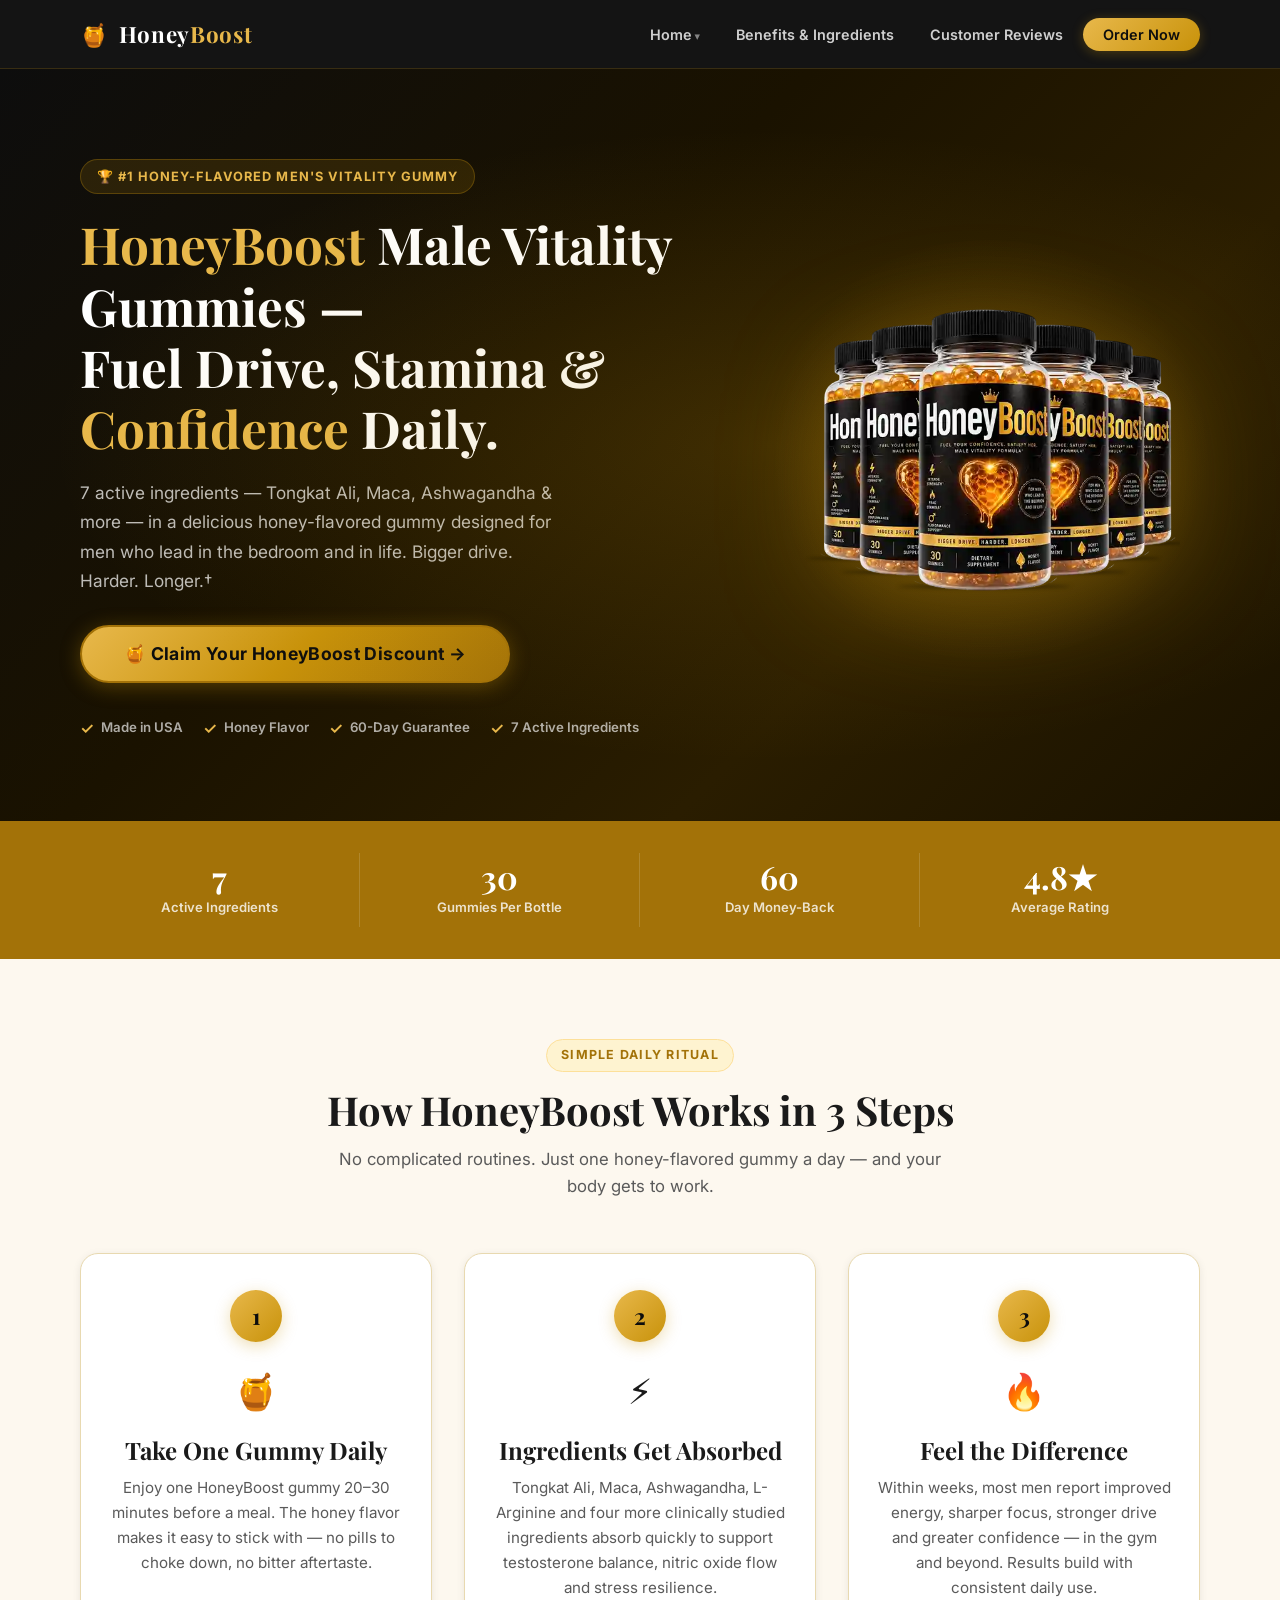
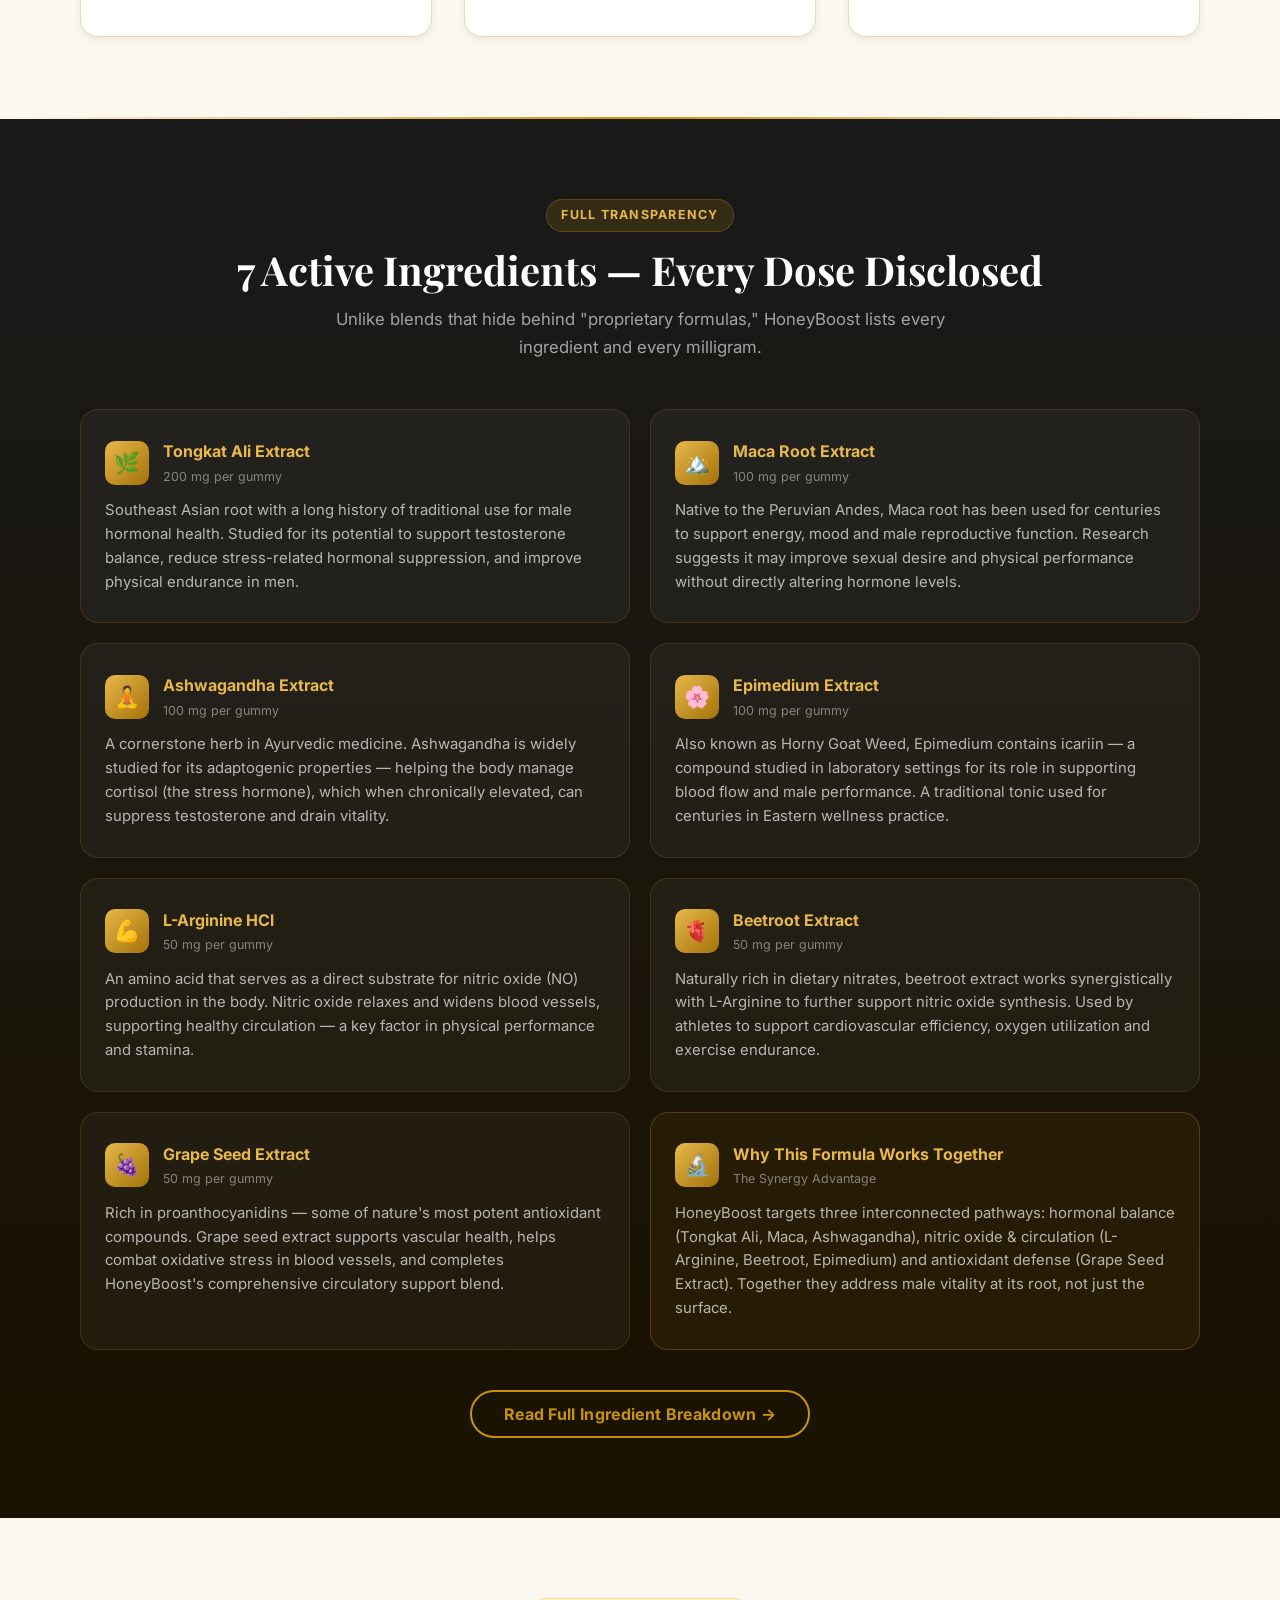
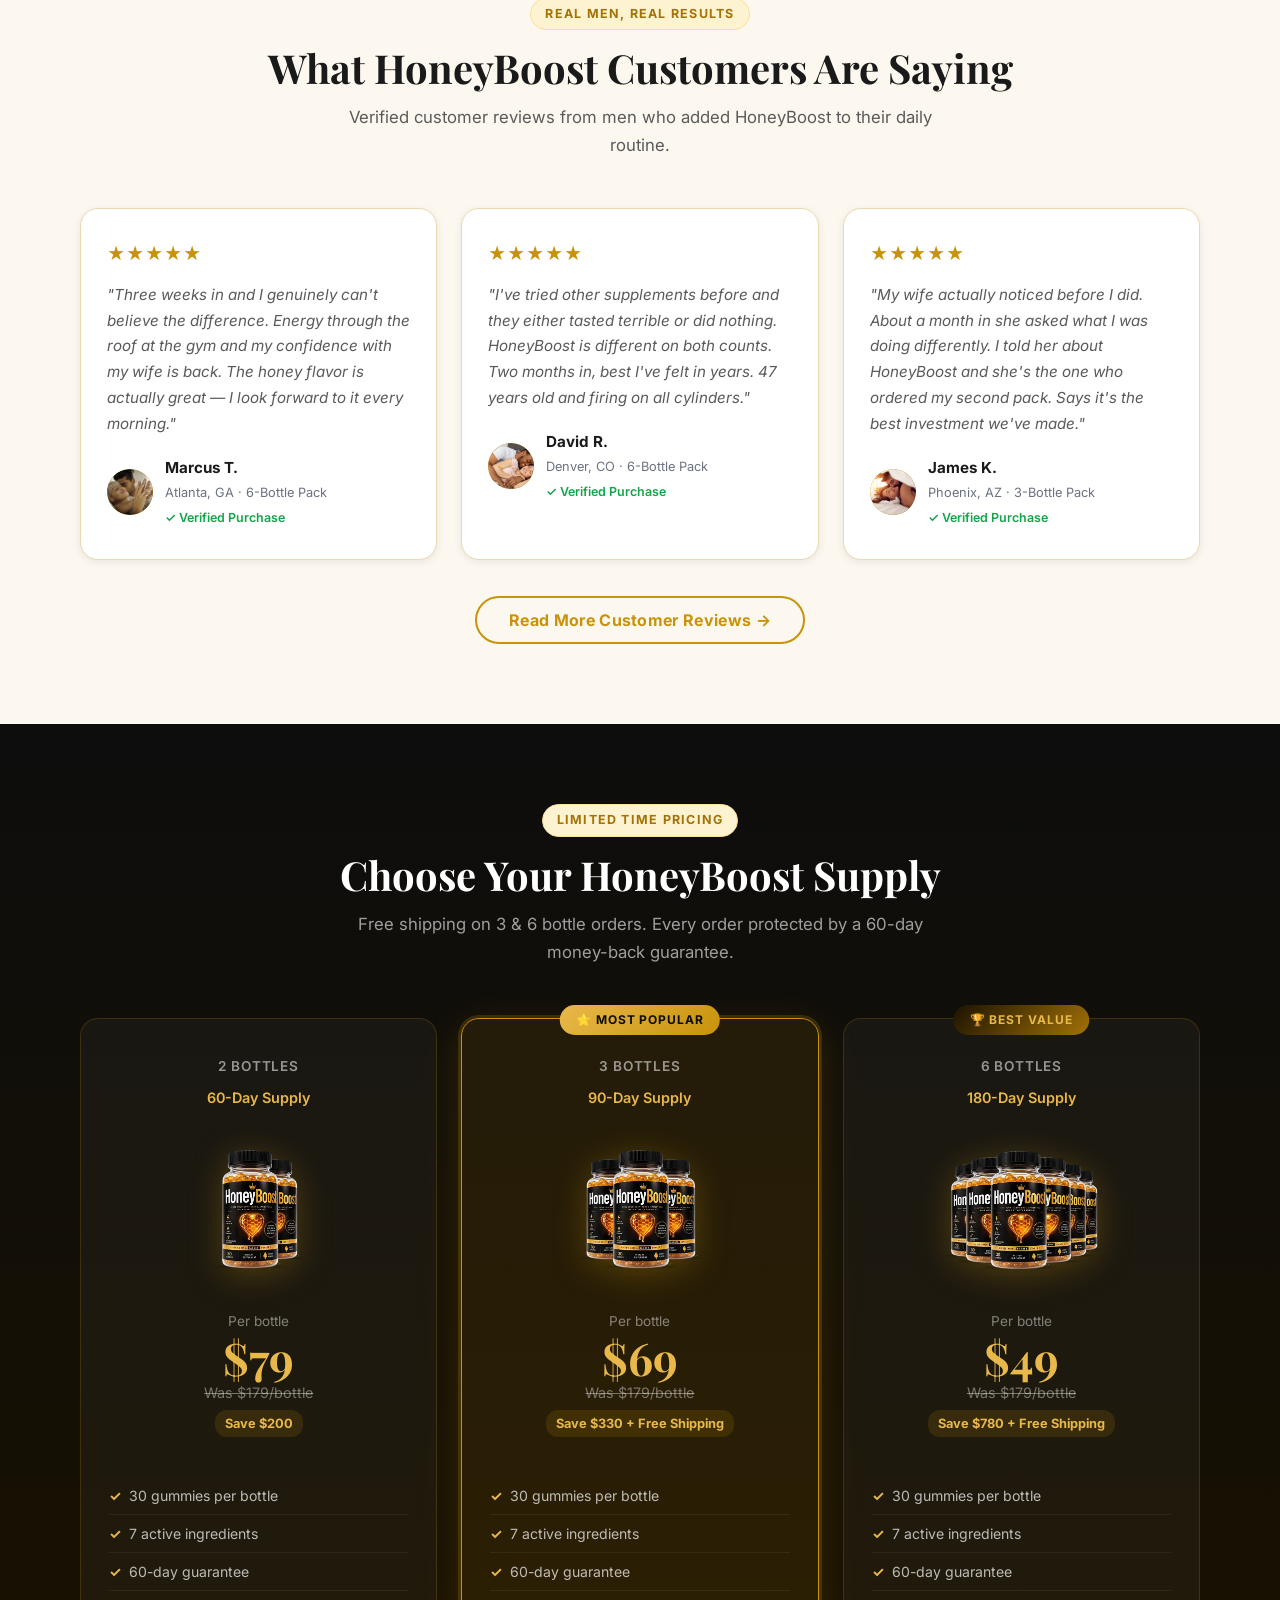
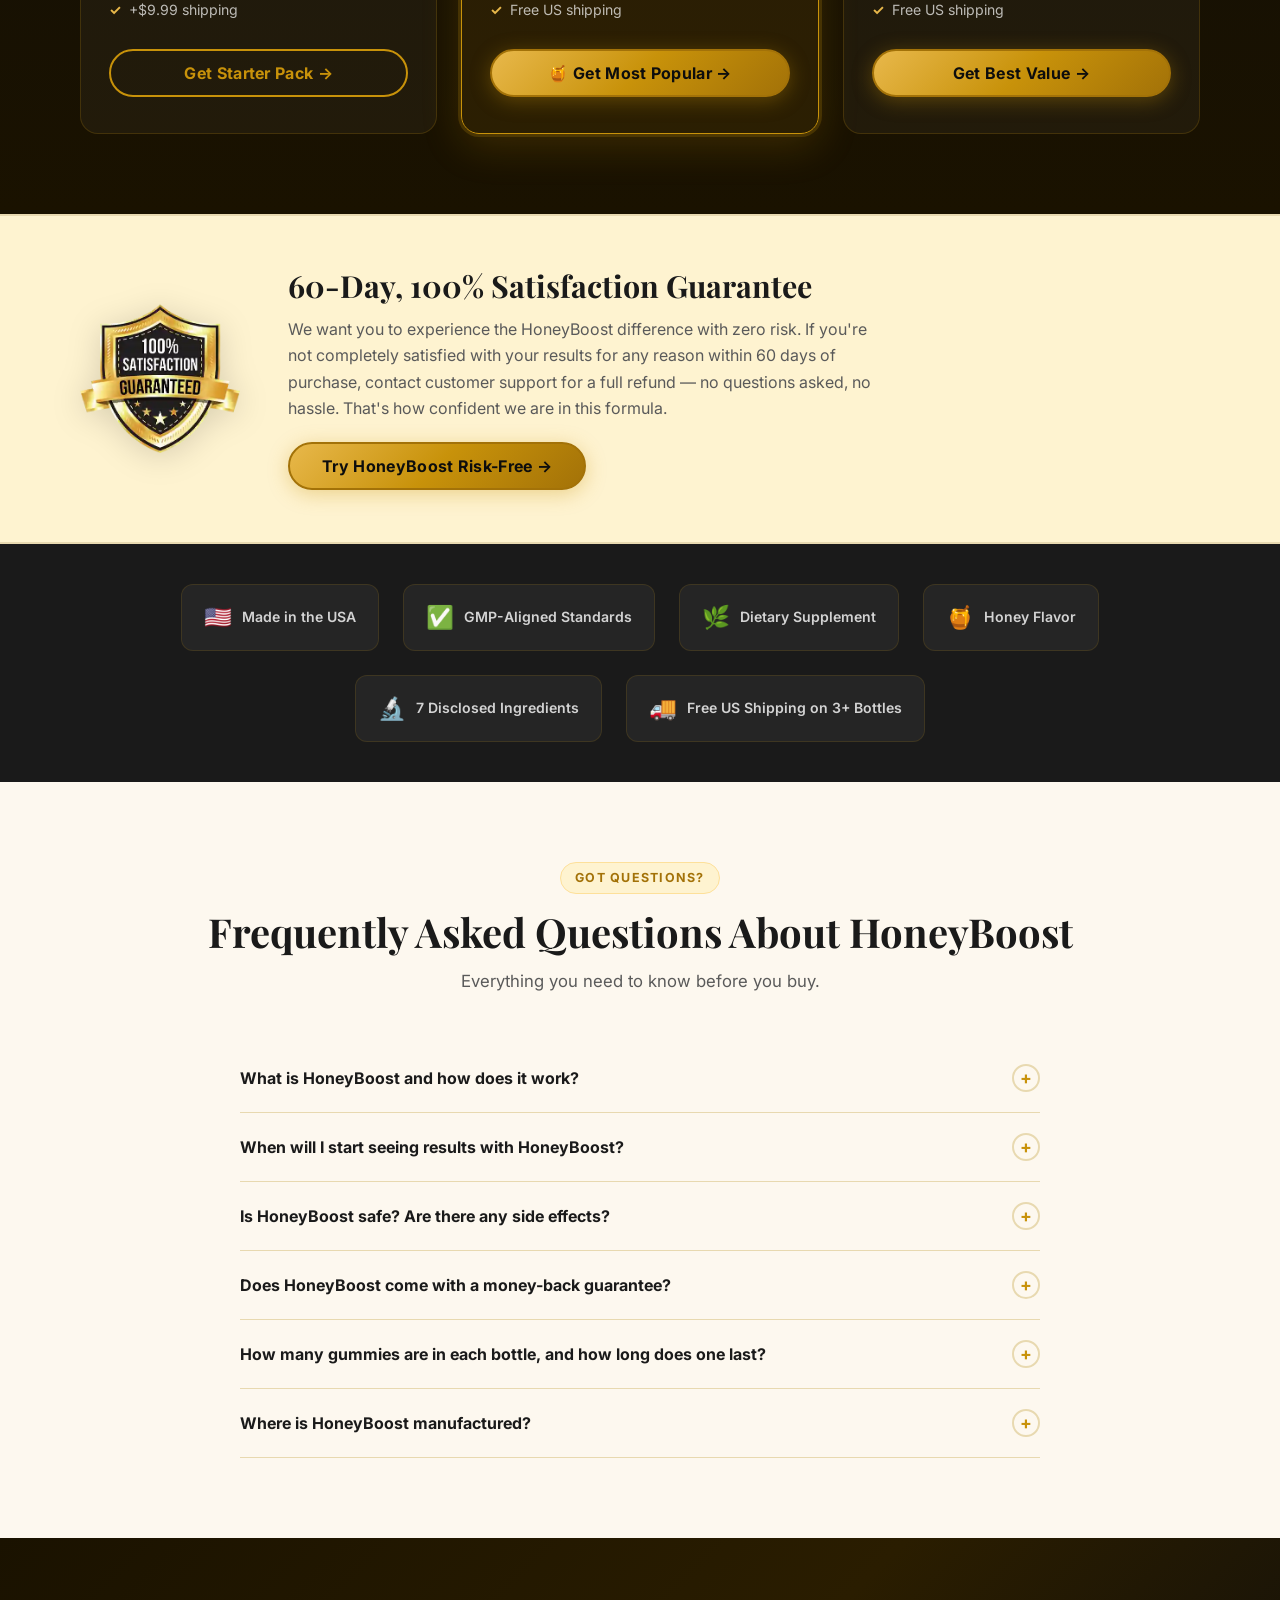
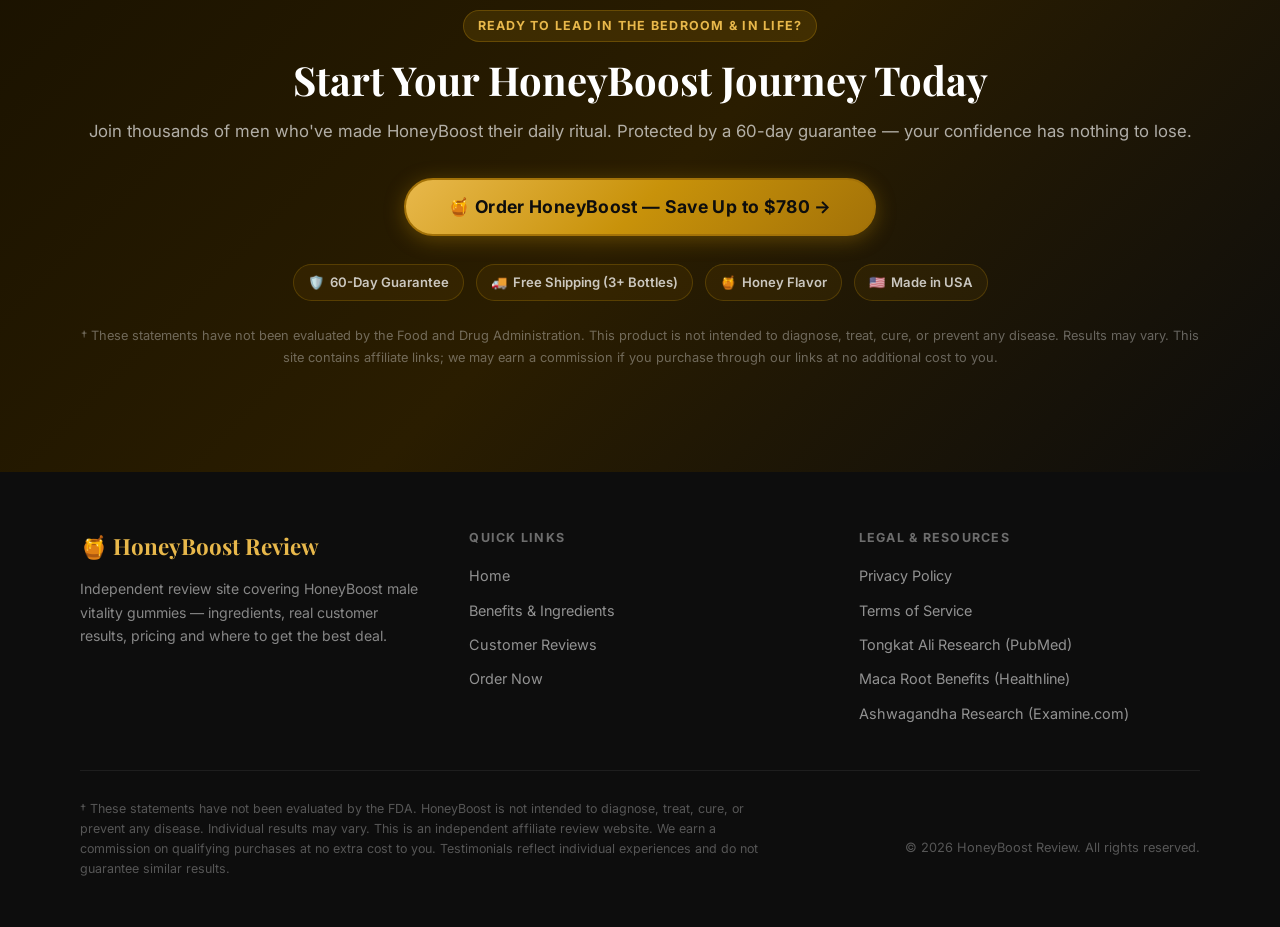
<file: index.html>
<!DOCTYPE html>
<html lang="en">
<head>
<meta charset="UTF-8">
<meta name="viewport" content="width=device-width,initial-scale=1">
     <meta name="google-site-verification" content="X7n4EEnxnnUyJCmWyTYP4jhxIlxNtxTu0Os8TKg03lU" />
 <meta name="msvalidate.01" content="F71A6939406CF71F02F6971319309A35" />
<title>HoneyBoost Review 2026 — Male Vitality Gummies That Work</title>
<meta name="description" content="HoneyBoost: 7 clinically studied ingredients in a honey-flavored gummy — Tongkat Ali, Maca, Ashwagandha & more. Independent review, real results, pricing.">
<meta name="keywords" content="honeyboost, honey boost male vitality gummies, honeyboost review, male performance gummies, tongkat ali maca gummies, mens vitality supplement 2026">
<link rel="canonical" href="https://honeyboostusa.vercel.app/">
<meta name="robots" content="index,follow,max-snippet:-1,max-image-preview:large">

<!-- Open Graph -->
<meta property="og:type" content="website">
<meta property="og:url" content="https://honeyboostusa.vercel.app/">
<meta property="og:title" content="HoneyBoost Review 2026 — Male Vitality Gummies That Work">
<meta property="og:description" content="7 active ingredients, honey flavor, 30 gummies per bottle. Real ingredients, pricing, and customer results before you buy.">
<meta property="og:image" content="https://honeyboostusa.vercel.app/images/honeyboost-6-bottle-pack.webp">
<meta property="og:image:width" content="1200">
<meta property="og:image:height" content="630">
<meta property="og:image:alt" content="HoneyBoost 6-bottle pack — honey-flavored male vitality gummies">
<meta property="og:site_name" content="HoneyBoost Review">
<meta property="og:locale" content="en_US">

<!-- Twitter Card -->
<meta name="twitter:card" content="summary_large_image">
<meta name="twitter:site" content="@honeyboostrev">
<meta name="twitter:title" content="HoneyBoost Review 2026 — Male Vitality Gummies That Work">
<meta name="twitter:description" content="7 active ingredients — Tongkat Ali, Maca, Ashwagandha, L-Arginine & more — in a honey gummy for men. See real results.">
<meta name="twitter:image" content="https://honeyboostusa.vercel.app/images/honeyboost-6-bottle-pack.webp">
<meta name="twitter:image:alt" content="HoneyBoost 6-bottle pack — male vitality gummies">

<!-- Favicon -->
<link rel="icon" href="/images/favicon.png" type="image/png">
<link rel="apple-touch-icon" href="/images/favicon.png">

<!-- Fonts -->
<link rel="preconnect" href="https://fonts.googleapis.com">
<link rel="preconnect" href="https://fonts.gstatic.com" crossorigin>
<link rel="preload" as="style" href="https://fonts.googleapis.com/css2?family=Playfair+Display:wght@700;800&family=Inter:wght@400;500;600;700&display=swap">
<link rel="stylesheet" href="https://fonts.googleapis.com/css2?family=Playfair+Display:wght@700;800&family=Inter:wght@400;500;600;700&display=swap">

<!-- Stylesheet — render-blocking for zero CLS -->
<link rel="stylesheet" href="/css/style.css">

<!-- Critical inline CSS to reserve layout space and prevent CLS -->
<style>
.hero{min-height:560px}
.hero-img-wrap{min-height:380px;width:100%;max-width:420px}
.hero-img-wrap img{width:380px;height:380px;object-fit:contain}
.price-img{min-height:140px}
.stats-bar{background:var(--gold-dark,#a37208);padding:32px 0}
.stats-grid{display:grid;grid-template-columns:repeat(4,1fr);text-align:center}
@media(max-width:900px){.stats-grid{grid-template-columns:1fr 1fr}}
@media(max-width:600px){.hero-img-wrap{min-height:240px}.hero-img-wrap img{width:240px;height:240px}}
</style>

<!-- JSON-LD Structured Data -->
<script type="application/ld+json">
{
  "@context":"https://schema.org",
  "@graph":[
    {
      "@type":"WebSite",
      "@id":"https://honeyboostusa.vercel.app/#website",
      "url":"https://honeyboostusa.vercel.app/",
      "name":"HoneyBoost Review",
      "description":"Independent affiliate review site covering HoneyBoost male vitality gummies — ingredients, benefits, customer results and pricing.",
      "publisher":{"@id":"https://honeyboostusa.vercel.app/#organization"},
      "potentialAction":{"@type":"SearchAction","target":{"@type":"EntryPoint","urlTemplate":"https://honeyboostusa.vercel.app/?s={search_term_string}"},"query-input":"required name=search_term_string"}
    },
    {
      "@type":"Organization",
      "@id":"https://honeyboostusa.vercel.app/#organization",
      "name":"HoneyBoost Review",
      "url":"https://honeyboostusa.vercel.app/",
      "logo":{"@type":"ImageObject","url":"https://honeyboostusa.vercel.app/images/favicon.png","width":512,"height":512}
    },
    {
      "@type":"WebPage",
      "@id":"https://honeyboostusa.vercel.app/#webpage",
      "url":"https://honeyboostusa.vercel.app/",
      "name":"HoneyBoost Review 2026 — Honey-Flavored Male Vitality Gummies",
      "description":"Independent review of HoneyBoost — 7-ingredient honey-flavored male vitality gummies. Ingredients, benefits, pricing and where to buy.",
      "isPartOf":{"@id":"https://honeyboostusa.vercel.app/#website"},
      "breadcrumb":{"@id":"https://honeyboostusa.vercel.app/#breadcrumb"},
      "inLanguage":"en-US"
    },
    {
      "@type":"BreadcrumbList",
      "@id":"https://honeyboostusa.vercel.app/#breadcrumb",
      "itemListElement":[
        {"@type":"ListItem","position":1,"name":"Home","item":"https://honeyboostusa.vercel.app/"}
      ]
    },
    {
      "@type":"Product",
      "@id":"https://honeyboostusa.vercel.app/#product",
      "name":"HoneyBoost",
      "description":"HoneyBoost is a honey-flavored dietary supplement gummy with 7 active ingredients — Tongkat Ali, Maca Root, Ashwagandha, Epimedium, L-Arginine, Beetroot and Grape Seed extract — formulated to support male drive, stamina and performance.",
      "brand":{"@type":"Brand","name":"HoneyBoost"},
      "image":"https://honeyboostusa.vercel.app/images/honeyboost-6-bottle-pack.webp",
      "category":"Dietary Supplement",
      "aggregateRating":{
        "@type":"AggregateRating",
        "ratingValue":"4.8",
        "reviewCount":"1247",
        "bestRating":"5",
        "worstRating":"1"
      },
      "review":[
        {
          "@type":"Review",
          "author":{"@type":"Person","name":"Marcus T."},
          "datePublished":"2026-10-12",
          "reviewRating":{"@type":"Rating","ratingValue":"5","bestRating":"5"},
          "name":"Noticeable difference after 3 weeks",
          "reviewBody":"I was doubtful going in, but after three weeks the energy and drive are genuinely different. The honey flavor is a nice bonus — easy to stick with daily."
        },
        {
          "@type":"Review",
          "author":{"@type":"Person","name":"David R."},
          "datePublished":"2026-10-05",
          "reviewRating":{"@type":"Rating","ratingValue":"5","bestRating":"5"},
          "name":"Best men's gummy I've tried",
          "reviewBody":"Ordered the 6-bottle pack on a whim. Two months in and my confidence in the gym and bedroom is the best it's been in years. Won't stop taking these."
        }
      ],
      "offers":[
        {
          "@type":"Offer",
          "name":"2-Bottle Starter Pack",
          "price":"158.00",
          "priceCurrency":"USD",
          "availability":"https://schema.org/InStock",
          "url":"https://mwebtracepoint.com/13958/510/2/?&subid=HoneyBoostC",
          "validFrom":"2026-10-30","priceValidUntil":"2027-12-31",
          "shippingDetails":{
            "@type":"OfferShippingDetails",
            "shippingRate":{"@type":"MonetaryAmount","value":"9.99","currency":"USD"},
            "shippingDestination":{"@type":"DefinedRegion","addressCountry":"US"},
            "deliveryTime":{"@type":"ShippingDeliveryTime","handlingTime":{"@type":"QuantitativeValue","minValue":1,"maxValue":2,"unitCode":"DAY"},"transitTime":{"@type":"QuantitativeValue","minValue":3,"maxValue":7,"unitCode":"DAY"}}
          },
          "hasMerchantReturnPolicy":{
            "@type":"MerchantReturnPolicy",
            "applicableCountry":"US",
            "returnPolicyCategory":"https://schema.org/MerchantReturnFiniteReturnWindow",
            "merchantReturnDays":60,
            "returnMethod":"https://schema.org/ReturnByMail",
            "returnFees":"https://schema.org/FreeReturn"
          }
        },
        {
          "@type":"Offer",
          "name":"3-Bottle Most Popular Pack",
          "price":"207.00",
          "priceCurrency":"USD",
          "availability":"https://schema.org/InStock",
          "url":"https://mwebtracepoint.com/13958/510/2/?&subid=HoneyBoostC",
          "validFrom":"2026-10-30","priceValidUntil":"2027-12-31",
          "shippingDetails":{
            "@type":"OfferShippingDetails",
            "shippingRate":{"@type":"MonetaryAmount","value":"0","currency":"USD"},
            "shippingDestination":{"@type":"DefinedRegion","addressCountry":"US"},
            "deliveryTime":{"@type":"ShippingDeliveryTime","handlingTime":{"@type":"QuantitativeValue","minValue":1,"maxValue":2,"unitCode":"DAY"},"transitTime":{"@type":"QuantitativeValue","minValue":3,"maxValue":7,"unitCode":"DAY"}}
          },
          "hasMerchantReturnPolicy":{
            "@type":"MerchantReturnPolicy",
            "applicableCountry":"US",
            "returnPolicyCategory":"https://schema.org/MerchantReturnFiniteReturnWindow",
            "merchantReturnDays":60,
            "returnMethod":"https://schema.org/ReturnByMail",
            "returnFees":"https://schema.org/FreeReturn"
          }
        },
        {
          "@type":"Offer",
          "name":"6-Bottle Best Value Pack",
          "price":"294.00",
          "priceCurrency":"USD",
          "availability":"https://schema.org/InStock",
          "url":"https://mwebtracepoint.com/13958/510/2/?&subid=HoneyBoostC",
          "validFrom":"2026-10-30","priceValidUntil":"2027-12-31",
          "shippingDetails":{
            "@type":"OfferShippingDetails",
            "shippingRate":{"@type":"MonetaryAmount","value":"0","currency":"USD"},
            "shippingDestination":{"@type":"DefinedRegion","addressCountry":"US"},
            "deliveryTime":{"@type":"ShippingDeliveryTime","handlingTime":{"@type":"QuantitativeValue","minValue":1,"maxValue":2,"unitCode":"DAY"},"transitTime":{"@type":"QuantitativeValue","minValue":3,"maxValue":7,"unitCode":"DAY"}}
          },
          "hasMerchantReturnPolicy":{
            "@type":"MerchantReturnPolicy",
            "applicableCountry":"US",
            "returnPolicyCategory":"https://schema.org/MerchantReturnFiniteReturnWindow",
            "merchantReturnDays":60,
            "returnMethod":"https://schema.org/ReturnByMail",
            "returnFees":"https://schema.org/FreeReturn"
          }
        }
      ]
    },
    {
      "@type":"FAQPage",
      "@id":"https://honeyboostusa.vercel.app/#faq",
      "mainEntity":[
        {
          "@type":"Question","name":"What is HoneyBoost and how does it work?",
          "acceptedAnswer":{"@type":"Answer","text":"HoneyBoost is a honey-flavored dietary supplement gummy formulated for men. Each gummy delivers 7 active ingredients — including Tongkat Ali (200 mg), Maca Root (100 mg) and Ashwagandha (100 mg) — that have been individually studied to support testosterone balance, nitric oxide production, stress response and physical endurance. You take one gummy daily, 20–30 minutes before a meal."}
        },
        {
          "@type":"Question","name":"When will I start seeing results with HoneyBoost?",
          "acceptedAnswer":{"@type":"Answer","text":"Individual results vary. Many men report noticing differences in energy and mood within 2–4 weeks of consistent daily use. For more significant changes in drive and physical performance, a 60–90 day window is recommended, which is why a 3 or 6 bottle pack gives the best value and duration."}
        },
        {
          "@type":"Question","name":"Is HoneyBoost safe? Are there any side effects?",
          "acceptedAnswer":{"@type":"Answer","text":"HoneyBoost is manufactured in the USA with globally sourced ingredients and is positioned as a dietary supplement. Individual ingredients like Ashwagandha and L-Arginine may interact with certain medications or conditions. Always consult your healthcare provider before starting any new supplement, especially if you have cardiovascular conditions or take prescription medication."}
        },
        {
          "@type":"Question","name":"Does HoneyBoost come with a money-back guarantee?",
          "acceptedAnswer":{"@type":"Answer","text":"Yes. HoneyBoost is backed by a 60-day, 100% satisfaction money-back guarantee. If you're not satisfied with your results, you can contact customer support within 60 days of purchase for a full refund, no questions asked."}
        },
        {
          "@type":"Question","name":"How many gummies are in each bottle and how long does one bottle last?",
          "acceptedAnswer":{"@type":"Answer","text":"Each bottle of HoneyBoost contains 30 gummies. At the recommended dose of one gummy per day, one bottle provides a 30-day supply. The 3-bottle pack covers 90 days and the 6-bottle pack covers 180 days — both include free shipping."}
        },
        {
          "@type":"Question","name":"Where is HoneyBoost manufactured?",
          "acceptedAnswer":{"@type":"Answer","text":"HoneyBoost is manufactured in the USA with globally sourced ingredients. The product label indicates it is a dietary supplement with GMP-aligned quality standards."}
        }
      ]
    }
  ]
}
</script>
</head>
<body>

<!-- ===== HEADER / NAV ===== -->
<header class="site-header" role="banner">
  <div class="container nav-inner">
    <a href="/" class="nav-logo" aria-label="HoneyBoost — Home">
      🍯 <span>Honey<span style="color:var(--gold-light)">Boost</span></span>
    </a>
    <nav role="navigation" aria-label="Primary navigation">
      <ul class="nav-links" role="list">
        <li role="listitem" class="nav-dropdown">
          <a href="/" aria-current="page">Home</a>
          <div class="nav-dropdown-menu" role="menu">
            <a href="/#how-it-works" role="menuitem">How It Works</a>
            <a href="/#ingredients" role="menuitem">7 Key Ingredients</a>
            <a href="/#reviews" role="menuitem">Customer Reviews</a>
            <a href="/#pricing" role="menuitem">Pricing &amp; Offers</a>
            <a href="/#faq" role="menuitem">FAQ</a>
          </div>
        </li>
        <li role="listitem"><a href="/benefits">Benefits &amp; Ingredients</a></li>
        <li role="listitem"><a href="/reviews">Customer Reviews</a></li>
        <li role="listitem"><a href="/order" class="nav-cta">Order Now</a></li>
      </ul>
    </nav>
    <button class="hamburger" id="hamburger" aria-label="Toggle navigation menu" aria-expanded="false">
      <span></span><span></span><span></span>
    </button>
  </div>
  <nav class="mobile-nav" id="mobile-nav" aria-label="Mobile navigation">
    <a href="/" class="active">Home</a>
    <a href="/#how-it-works" style="padding-left:16px;font-size:0.9rem;color:var(--gold-light)">↳ How It Works</a>
    <a href="/#ingredients" style="padding-left:16px;font-size:0.9rem;color:var(--gold-light)">↳ 7 Ingredients</a>
    <a href="/#pricing" style="padding-left:16px;font-size:0.9rem;color:var(--gold-light)">↳ Pricing</a>
    <a href="/#faq" style="padding-left:16px;font-size:0.9rem;color:var(--gold-light)">↳ FAQ</a>
    <a href="/benefits">Benefits &amp; Ingredients</a>
    <a href="/reviews">Customer Reviews</a>
    <a href="/order" class="mobile-cta">Order Now</a>
  </nav>
</header>

<main id="main-content">

<!-- ===== HERO ===== -->
<section class="hero" aria-labelledby="hero-heading">
  <div class="container hero-grid">
    <div class="hero-copy">
      <div class="hero-badge" aria-label="Product highlight">🏆 #1 Honey-Flavored Men's Vitality Gummy</div>
      <h1 id="hero-heading">
        <span class="accent">HoneyBoost</span> Male Vitality Gummies —<br>
        Fuel Drive, Stamina &amp;<br>
        <span class="accent">Confidence</span> Daily.
      </h1>
      <p class="hero-sub">
        7 active ingredients — Tongkat Ali, Maca, Ashwagandha &amp; more — in a delicious honey-flavored gummy designed for men who lead in the bedroom and in life. Bigger drive. Harder. Longer.&dagger;
      </p>
      <div class="hero-cta-row">
        <a href="https://mwebtracepoint.com/13958/510/2/?&subid=HoneyBoostC" class="btn btn-primary btn-lg btn-pulse" target="_blank" rel="noopener sponsored">
          🍯 Claim Your HoneyBoost Discount →
        </a>
      </div>
      <div class="hero-trust">
        <div class="hero-trust-item"><span class="icon">✓</span>Made in USA</div>
        <div class="hero-trust-item"><span class="icon">✓</span>Honey Flavor</div>
        <div class="hero-trust-item"><span class="icon">✓</span>60-Day Guarantee</div>
        <div class="hero-trust-item"><span class="icon">✓</span>7 Active Ingredients</div>
      </div>
    </div>
    <div class="hero-img-wrap">
      <img
        src="/images/honeyboost-6-bottle-pack.webp"
        alt="HoneyBoost 6-bottle pack — honey-flavored male vitality gummies"
        width="380" height="380"
        fetchpriority="high"
        onerror="this.style.display='none';this.parentElement.innerHTML+='<div style=\'display:flex;align-items:center;justify-content:center;width:280px;height:280px;margin:0 auto;font-size:5rem;\'>🍯</div>'">
    </div>
  </div>
</section>

<!-- ===== STATS BAR ===== -->
<div class="stats-bar" role="region" aria-label="Key statistics">
  <div class="container">
    <div class="stats-grid">
      <div class="stat-item">
        <div class="stat-number">7</div>
        <div class="stat-label">Active Ingredients</div>
      </div>
      <div class="stat-item">
        <div class="stat-number">30</div>
        <div class="stat-label">Gummies Per Bottle</div>
      </div>
      <div class="stat-item">
        <div class="stat-number">60</div>
        <div class="stat-label">Day Money-Back</div>
      </div>
      <div class="stat-item">
        <div class="stat-number">4.8★</div>
        <div class="stat-label">Average Rating</div>
      </div>
    </div>
  </div>
</div>

<!-- ===== HOW IT WORKS ===== -->
<section id="how-it-works" class="section how-it-works" aria-labelledby="hiw-heading">
  <div class="container">
    <div class="text-center">
      <div class="section-label">Simple Daily Ritual</div>
      <h2 class="section-title" id="hiw-heading">How HoneyBoost Works in 3 Steps</h2>
      <p class="section-subtitle">No complicated routines. Just one honey-flavored gummy a day — and your body gets to work.</p>
    </div>
    <div class="steps-grid">
      <div class="step-card">
        <div class="step-number">1</div>
        <div class="step-icon">🍯</div>
        <h3>Take One Gummy Daily</h3>
        <p>Enjoy one HoneyBoost gummy 20–30 minutes before a meal. The honey flavor makes it easy to stick with — no pills to choke down, no bitter aftertaste.</p>
      </div>
      <div class="step-card">
        <div class="step-number">2</div>
        <div class="step-icon">⚡</div>
        <h3>Ingredients Get Absorbed</h3>
        <p>Tongkat Ali, Maca, Ashwagandha, L-Arginine and four more clinically studied ingredients absorb quickly to support testosterone balance, nitric oxide flow and stress resilience.</p>
      </div>
      <div class="step-card">
        <div class="step-number">3</div>
        <div class="step-icon">🔥</div>
        <h3>Feel the Difference</h3>
        <p>Within weeks, most men report improved energy, sharper focus, stronger drive and greater confidence — in the gym and beyond. Results build with consistent daily use.</p>
      </div>
    </div>
  </div>
</section>

<hr class="divider" aria-hidden="true">

<!-- ===== INGREDIENTS ===== -->
<section id="ingredients" class="section benefits-section" aria-labelledby="ing-heading">
  <div class="container">
    <div class="text-center">
      <div class="section-label">Full Transparency</div>
      <h2 class="section-title" id="ing-heading">7 Active Ingredients — Every Dose Disclosed</h2>
      <p class="section-subtitle" style="color:rgba(255,255,255,0.6)">Unlike blends that hide behind "proprietary formulas," HoneyBoost lists every ingredient and every milligram.</p>
    </div>
    <div class="ingredients-grid">
      <div class="ingredient-card">
        <div class="ingredient-header">
          <div class="ingredient-icon">🌿</div>
          <div>
            <div class="ingredient-name">Tongkat Ali Extract</div>
            <div class="ingredient-dose">200 mg per gummy</div>
          </div>
        </div>
        <p>Southeast Asian root with a long history of traditional use for male hormonal health. Studied for its potential to support testosterone balance, reduce stress-related hormonal suppression, and improve physical endurance in men.</p>
      </div>
      <div class="ingredient-card">
        <div class="ingredient-header">
          <div class="ingredient-icon">🏔️</div>
          <div>
            <div class="ingredient-name">Maca Root Extract</div>
            <div class="ingredient-dose">100 mg per gummy</div>
          </div>
        </div>
        <p>Native to the Peruvian Andes, Maca root has been used for centuries to support energy, mood and male reproductive function. Research suggests it may improve sexual desire and physical performance without directly altering hormone levels.</p>
      </div>
      <div class="ingredient-card">
        <div class="ingredient-header">
          <div class="ingredient-icon">🧘</div>
          <div>
            <div class="ingredient-name">Ashwagandha Extract</div>
            <div class="ingredient-dose">100 mg per gummy</div>
          </div>
        </div>
        <p>A cornerstone herb in Ayurvedic medicine. Ashwagandha is widely studied for its adaptogenic properties — helping the body manage cortisol (the stress hormone), which when chronically elevated, can suppress testosterone and drain vitality.</p>
      </div>
      <div class="ingredient-card">
        <div class="ingredient-header">
          <div class="ingredient-icon">🌸</div>
          <div>
            <div class="ingredient-name">Epimedium Extract</div>
            <div class="ingredient-dose">100 mg per gummy</div>
          </div>
        </div>
        <p>Also known as Horny Goat Weed, Epimedium contains icariin — a compound studied in laboratory settings for its role in supporting blood flow and male performance. A traditional tonic used for centuries in Eastern wellness practice.</p>
      </div>
      <div class="ingredient-card">
        <div class="ingredient-header">
          <div class="ingredient-icon">💪</div>
          <div>
            <div class="ingredient-name">L-Arginine HCl</div>
            <div class="ingredient-dose">50 mg per gummy</div>
          </div>
        </div>
        <p>An amino acid that serves as a direct substrate for nitric oxide (NO) production in the body. Nitric oxide relaxes and widens blood vessels, supporting healthy circulation — a key factor in physical performance and stamina.</p>
      </div>
      <div class="ingredient-card">
        <div class="ingredient-header">
          <div class="ingredient-icon">🫀</div>
          <div>
            <div class="ingredient-name">Beetroot Extract</div>
            <div class="ingredient-dose">50 mg per gummy</div>
          </div>
        </div>
        <p>Naturally rich in dietary nitrates, beetroot extract works synergistically with L-Arginine to further support nitric oxide synthesis. Used by athletes to support cardiovascular efficiency, oxygen utilization and exercise endurance.</p>
      </div>
      <div class="ingredient-card">
        <div class="ingredient-header">
          <div class="ingredient-icon">🍇</div>
          <div>
            <div class="ingredient-name">Grape Seed Extract</div>
            <div class="ingredient-dose">50 mg per gummy</div>
          </div>
        </div>
        <p>Rich in proanthocyanidins — some of nature's most potent antioxidant compounds. Grape seed extract supports vascular health, helps combat oxidative stress in blood vessels, and completes HoneyBoost's comprehensive circulatory support blend.</p>
      </div>
      <div class="ingredient-card" style="background:rgba(200,146,10,0.07);border-color:rgba(200,146,10,0.3)">
        <div class="ingredient-header">
          <div class="ingredient-icon">🔬</div>
          <div>
            <div class="ingredient-name">Why This Formula Works Together</div>
            <div class="ingredient-dose">The Synergy Advantage</div>
          </div>
        </div>
        <p>HoneyBoost targets three interconnected pathways: hormonal balance (Tongkat Ali, Maca, Ashwagandha), nitric oxide &amp; circulation (L-Arginine, Beetroot, Epimedium) and antioxidant defense (Grape Seed Extract). Together they address male vitality at its root, not just the surface.</p>
      </div>
    </div>
    <div class="text-center" style="margin-top:40px">
      <a href="/benefits" class="btn btn-outline">Read Full Ingredient Breakdown →</a>
    </div>
  </div>
</section>

<!-- ===== REVIEWS ===== -->
<section id="reviews" class="section reviews-section" aria-labelledby="rev-heading">
  <div class="container">
    <div class="text-center">
      <div class="section-label">Real Men, Real Results</div>
      <h2 class="section-title" id="rev-heading">What HoneyBoost Customers Are Saying</h2>
      <p class="section-subtitle">Verified customer reviews from men who added HoneyBoost to their daily routine.</p>
    </div>
    <div class="reviews-grid">
      <article class="review-card">
        <div class="stars" aria-label="5 out of 5 stars">★★★★★</div>
        <p class="review-text">"Three weeks in and I genuinely can't believe the difference. Energy through the roof at the gym and my confidence with my wife is back. The honey flavor is actually great — I look forward to it every morning."</p>
        <div class="reviewer">
          <div class="reviewer-avatar" aria-hidden="true">
            <img src="/images/honeyboost-review-1.webp" alt="" width="46" height="46" loading="lazy" onerror="this.style.display='none';this.parentElement.textContent='M'">
          </div>
          <div>
            <div class="reviewer-name">Marcus T.</div>
            <div class="reviewer-meta">Atlanta, GA · 6-Bottle Pack</div>
            <div class="verified-badge">✓ Verified Purchase</div>
          </div>
        </div>
      </article>
      <article class="review-card">
        <div class="stars" aria-label="5 out of 5 stars">★★★★★</div>
        <p class="review-text">"I've tried other supplements before and they either tasted terrible or did nothing. HoneyBoost is different on both counts. Two months in, best I've felt in years. 47 years old and firing on all cylinders."</p>
        <div class="reviewer">
          <div class="reviewer-avatar" aria-hidden="true">
            <img src="/images/honeyboost-review-2.webp" alt="" width="46" height="46" loading="lazy" onerror="this.style.display='none';this.parentElement.textContent='D'">
          </div>
          <div>
            <div class="reviewer-name">David R.</div>
            <div class="reviewer-meta">Denver, CO · 6-Bottle Pack</div>
            <div class="verified-badge">✓ Verified Purchase</div>
          </div>
        </div>
      </article>
      <article class="review-card">
        <div class="stars" aria-label="5 out of 5 stars">★★★★★</div>
        <p class="review-text">"My wife actually noticed before I did. About a month in she asked what I was doing differently. I told her about HoneyBoost and she's the one who ordered my second pack. Says it's the best investment we've made."</p>
        <div class="reviewer">
          <div class="reviewer-avatar" aria-hidden="true">
            <img src="/images/honeyboost-review-3.webp" alt="" width="46" height="46" loading="lazy" onerror="this.style.display='none';this.parentElement.textContent='J'">
          </div>
          <div>
            <div class="reviewer-name">James K.</div>
            <div class="reviewer-meta">Phoenix, AZ · 3-Bottle Pack</div>
            <div class="verified-badge">✓ Verified Purchase</div>
          </div>
        </div>
      </article>
    </div>
    <div class="text-center" style="margin-top:36px">
      <a href="/reviews" class="btn btn-outline">Read More Customer Reviews →</a>
    </div>
  </div>
</section>

<!-- ===== PRICING ===== -->
<section id="pricing" class="pricing-section" aria-labelledby="price-heading">
  <div class="container">
    <div class="text-center">
      <div class="section-label">Limited Time Pricing</div>
      <h2 class="section-title" id="price-heading">Choose Your HoneyBoost Supply</h2>
      <p class="section-subtitle" style="color:rgba(255,255,255,0.6)">Free shipping on 3 &amp; 6 bottle orders. Every order protected by a 60-day money-back guarantee.</p>
    </div>
    <div class="pricing-grid">
      <!-- 2 bottle -->
      <div class="price-card">
        <div class="price-bottles">2 Bottles</div>
        <div class="price-supply">60-Day Supply</div>
        <img src="/images/honeyboost-2-bottle-pack.webp" alt="HoneyBoost 2-bottle starter pack" width="160" height="160" class="price-img" loading="lazy" onerror="this.style.display='none';this.insertAdjacentHTML('afterend','<div style=\'font-size:4rem;text-align:center;padding:20px\'>🍯🍯</div>')">
        <div class="price-per">Per bottle</div>
        <div class="price-amount">$79</div>
        <div class="price-original">Was $179/bottle</div>
        <div class="price-save">Save $200</div>
        <ul class="price-features">
          <li>30 gummies per bottle</li>
          <li>7 active ingredients</li>
          <li>60-day guarantee</li>
          <li>+$9.99 shipping</li>
        </ul>
        <a href="https://mwebtracepoint.com/13958/510/2/?&subid=HoneyBoostC" class="btn btn-outline" style="width:100%;justify-content:center" target="_blank" rel="noopener sponsored">Get Starter Pack →</a>
      </div>
      <!-- 3 bottle - featured -->
      <div class="price-card featured">
        <div class="price-badge">⭐ Most Popular</div>
        <div class="price-bottles">3 Bottles</div>
        <div class="price-supply">90-Day Supply</div>
        <img src="/images/honeyboost-3-bottle-pack.webp" alt="HoneyBoost 3-bottle popular pack" width="160" height="160" class="price-img" loading="lazy" onerror="this.style.display='none';this.insertAdjacentHTML('afterend','<div style=\'font-size:4rem;text-align:center;padding:20px\'>🍯🍯🍯</div>')">
        <div class="price-per">Per bottle</div>
        <div class="price-amount">$69</div>
        <div class="price-original">Was $179/bottle</div>
        <div class="price-save">Save $330 + Free Shipping</div>
        <ul class="price-features">
          <li>30 gummies per bottle</li>
          <li>7 active ingredients</li>
          <li>60-day guarantee</li>
          <li>Free US shipping</li>
        </ul>
        <a href="https://mwebtracepoint.com/13958/510/2/?&subid=HoneyBoostC" class="btn btn-primary btn-pulse" style="width:100%;justify-content:center" target="_blank" rel="noopener sponsored">🍯 Get Most Popular →</a>
      </div>
      <!-- 6 bottle -->
      <div class="price-card">
        <div class="price-badge" style="background:linear-gradient(135deg,#1a1200,var(--gold-dark));color:var(--gold-light)">🏆 Best Value</div>
        <div class="price-bottles">6 Bottles</div>
        <div class="price-supply">180-Day Supply</div>
        <img src="/images/honeyboost-6-bottle-pack.webp" alt="HoneyBoost 6-bottle best value pack" width="160" height="160" class="price-img" loading="lazy" onerror="this.style.display='none';this.insertAdjacentHTML('afterend','<div style=\'font-size:4rem;text-align:center;padding:20px\'>🍯</div>')">
        <div class="price-per">Per bottle</div>
        <div class="price-amount">$49</div>
        <div class="price-original">Was $179/bottle</div>
        <div class="price-save">Save $780 + Free Shipping</div>
        <ul class="price-features">
          <li>30 gummies per bottle</li>
          <li>7 active ingredients</li>
          <li>60-day guarantee</li>
          <li>Free US shipping</li>
        </ul>
        <a href="https://mwebtracepoint.com/13958/510/2/?&subid=HoneyBoostC" class="btn btn-primary" style="width:100%;justify-content:center" target="_blank" rel="noopener sponsored">Get Best Value →</a>
      </div>
    </div>
  </div>
</section>

<!-- ===== GUARANTEE ===== -->
<section class="section-sm guarantee-section" aria-labelledby="guarantee-heading">
  <div class="container">
    <div class="guarantee-inner">
      <div class="guarantee-img-wrap">
        <img src="/images/honeyboost-guarantee.webp" alt="HoneyBoost 60-day money-back guarantee seal" width="160" height="160" loading="lazy" onerror="this.style.display='none';this.parentElement.innerHTML='<div style=\'font-size:5rem;text-align:center\'>🛡️</div>'">
      </div>
      <div class="guarantee-text">
        <h2 id="guarantee-heading">60-Day, 100% Satisfaction Guarantee</h2>
        <p>We want you to experience the HoneyBoost difference with zero risk. If you're not completely satisfied with your results for any reason within 60 days of purchase, contact customer support for a full refund — no questions asked, no hassle. That's how confident we are in this formula.</p>
        <div style="margin-top:20px">
          <a href="https://mwebtracepoint.com/13958/510/2/?&subid=HoneyBoostC" class="btn btn-primary" target="_blank" rel="noopener sponsored">Try HoneyBoost Risk-Free →</a>
        </div>
      </div>
    </div>
  </div>
</section>

<!-- ===== AUTHORITY / TRUST ===== -->
<div class="authority-bar" role="region" aria-label="Quality assurance badges">
  <div class="container authority-inner">
    <div class="authority-badge"><span class="icon">🇺🇸</span> Made in the USA</div>
    <div class="authority-badge"><span class="icon">✅</span> GMP-Aligned Standards</div>
    <div class="authority-badge"><span class="icon">🌿</span> Dietary Supplement</div>
    <div class="authority-badge"><span class="icon">🍯</span> Honey Flavor</div>
    <div class="authority-badge"><span class="icon">🔬</span> 7 Disclosed Ingredients</div>
    <div class="authority-badge"><span class="icon">🚚</span> Free US Shipping on 3+ Bottles</div>
  </div>
</div>

<!-- ===== FAQ ===== -->
<section id="faq" class="section faq-section" aria-labelledby="faq-heading">
  <div class="container">
    <div class="text-center">
      <div class="section-label">Got Questions?</div>
      <h2 class="section-title" id="faq-heading">Frequently Asked Questions About HoneyBoost</h2>
      <p class="section-subtitle">Everything you need to know before you buy.</p>
    </div>
    <div class="faq-list" role="list">
      <div class="faq-item" role="listitem">
        <button class="faq-question" aria-expanded="false">
          What is HoneyBoost and how does it work?
          <span class="faq-icon" aria-hidden="true">+</span>
        </button>
        <div class="faq-answer"><div class="faq-answer-inner">HoneyBoost is a honey-flavored dietary supplement gummy formulated for men. Each gummy delivers 7 active ingredients — including Tongkat Ali (200 mg), Maca Root (100 mg) and Ashwagandha (100 mg) — that have been individually studied to support testosterone balance, nitric oxide production, stress response and physical endurance. You take one gummy daily, 20–30 minutes before a meal.</div></div>
      </div>
      <div class="faq-item" role="listitem">
        <button class="faq-question" aria-expanded="false">
          When will I start seeing results with HoneyBoost?
          <span class="faq-icon" aria-hidden="true">+</span>
        </button>
        <div class="faq-answer"><div class="faq-answer-inner">Individual results vary. Many men report noticing differences in energy and mood within 2–4 weeks of consistent daily use. For more significant changes in drive and physical performance, a 60–90 day window is recommended, which is why a 3 or 6 bottle pack gives the best value and duration.</div></div>
      </div>
      <div class="faq-item" role="listitem">
        <button class="faq-question" aria-expanded="false">
          Is HoneyBoost safe? Are there any side effects?
          <span class="faq-icon" aria-hidden="true">+</span>
        </button>
        <div class="faq-answer"><div class="faq-answer-inner">HoneyBoost is manufactured in the USA with globally sourced ingredients. Individual ingredients like Ashwagandha and L-Arginine may interact with certain medications or conditions. Always consult your healthcare provider before starting any new supplement, especially if you have cardiovascular conditions or take prescription medication.</div></div>
      </div>
      <div class="faq-item" role="listitem">
        <button class="faq-question" aria-expanded="false">
          Does HoneyBoost come with a money-back guarantee?
          <span class="faq-icon" aria-hidden="true">+</span>
        </button>
        <div class="faq-answer"><div class="faq-answer-inner">Yes. HoneyBoost is backed by a 60-day, 100% satisfaction money-back guarantee. If you're not satisfied with your results, contact customer support within 60 days of purchase for a full refund, no questions asked.</div></div>
      </div>
      <div class="faq-item" role="listitem">
        <button class="faq-question" aria-expanded="false">
          How many gummies are in each bottle, and how long does one last?
          <span class="faq-icon" aria-hidden="true">+</span>
        </button>
        <div class="faq-answer"><div class="faq-answer-inner">Each bottle of HoneyBoost contains 30 gummies. At the recommended dose of one gummy per day, one bottle provides a 30-day supply. The 3-bottle pack covers 90 days and the 6-bottle pack covers 180 days — both include free US shipping.</div></div>
      </div>
      <div class="faq-item" role="listitem">
        <button class="faq-question" aria-expanded="false">
          Where is HoneyBoost manufactured?
          <span class="faq-icon" aria-hidden="true">+</span>
        </button>
        <div class="faq-answer"><div class="faq-answer-inner">HoneyBoost is manufactured in the USA with globally sourced ingredients. The product maintains GMP-aligned quality standards for dietary supplements.</div></div>
      </div>
    </div>
  </div>
</section>

<!-- ===== FINAL CTA ===== -->
<section class="cta-section" aria-labelledby="cta-heading">
  <div class="container">
    <div class="section-label" style="background:rgba(200,146,10,0.15);color:var(--gold-light);border-color:rgba(200,146,10,0.3)">Ready to Lead in the Bedroom &amp; in Life?</div>
    <h2 id="cta-heading" style="color:var(--white)">Start Your HoneyBoost Journey Today</h2>
    <p>Join thousands of men who've made HoneyBoost their daily ritual. Protected by a 60-day guarantee — your confidence has nothing to lose.</p>
    <a href="https://mwebtracepoint.com/13958/510/2/?&subid=HoneyBoostC" class="btn btn-primary btn-lg btn-pulse" target="_blank" rel="noopener sponsored">
      🍯 Order HoneyBoost — Save Up to $780 →
    </a>
    <div class="badge-row" style="margin-top:28px">
      <div class="badge-pill"><span class="icon">🛡️</span>60-Day Guarantee</div>
      <div class="badge-pill"><span class="icon">🚚</span>Free Shipping (3+ Bottles)</div>
      <div class="badge-pill"><span class="icon">🍯</span>Honey Flavor</div>
      <div class="badge-pill"><span class="icon">🇺🇸</span>Made in USA</div>
    </div>
    <p style="margin-top:24px;font-size:0.8rem;color:rgba(255,255,255,0.35)">
      &dagger; These statements have not been evaluated by the Food and Drug Administration. This product is not intended to diagnose, treat, cure, or prevent any disease. Results may vary. This site contains affiliate links; we may earn a commission if you purchase through our links at no additional cost to you.
    </p>
  </div>
</section>

</main>

<!-- ===== FOOTER ===== -->
<footer class="site-footer" role="contentinfo">
  <div class="container">
    <div class="footer-grid">
      <div class="footer-brand">
        <div class="logo">🍯 HoneyBoost Review</div>
        <p>Independent review site covering HoneyBoost male vitality gummies — ingredients, real customer results, pricing and where to get the best deal.</p>
      </div>
      <div>
        <div class="footer-heading">Quick Links</div>
        <ul class="footer-links">
          <li><a href="/">Home</a></li>
          <li><a href="/benefits">Benefits &amp; Ingredients</a></li>
          <li><a href="/reviews">Customer Reviews</a></li>
          <li><a href="/order">Order Now</a></li>
        </ul>
      </div>
      <div>
        <div class="footer-heading">Legal &amp; Resources</div>
        <ul class="footer-links">
          <li><a href="/privacy">Privacy Policy</a></li>
          <li><a href="/terms">Terms of Service</a></li>
          <li><a href="https://www.ncbi.nlm.nih.gov/pmc/articles/PMC9415500/" target="_blank" rel="noopener noreferrer">Tongkat Ali Research (PubMed)</a></li>
          <li><a href="https://www.healthline.com/nutrition/benefits-of-maca-root" target="_blank" rel="noopener noreferrer">Maca Root Benefits (Healthline)</a></li>
          <li><a href="https://examine.com/supplements/ashwagandha/" target="_blank" rel="noopener noreferrer">Ashwagandha Research (Examine.com)</a></li>
        </ul>
      </div>
    </div>
    <div class="footer-bottom">
      <p class="footer-disclaimer">
        &dagger; These statements have not been evaluated by the FDA. HoneyBoost is not intended to diagnose, treat, cure, or prevent any disease. Individual results may vary. This is an independent affiliate review website. We earn a commission on qualifying purchases at no extra cost to you. Testimonials reflect individual experiences and do not guarantee similar results.
      </p>
      <div class="footer-copy">&copy; 2026 HoneyBoost Review. All rights reserved.</div>
    </div>
  </div>
</footer>

<script src="/js/main.js" defer></script>
</body>
</html>
</file>
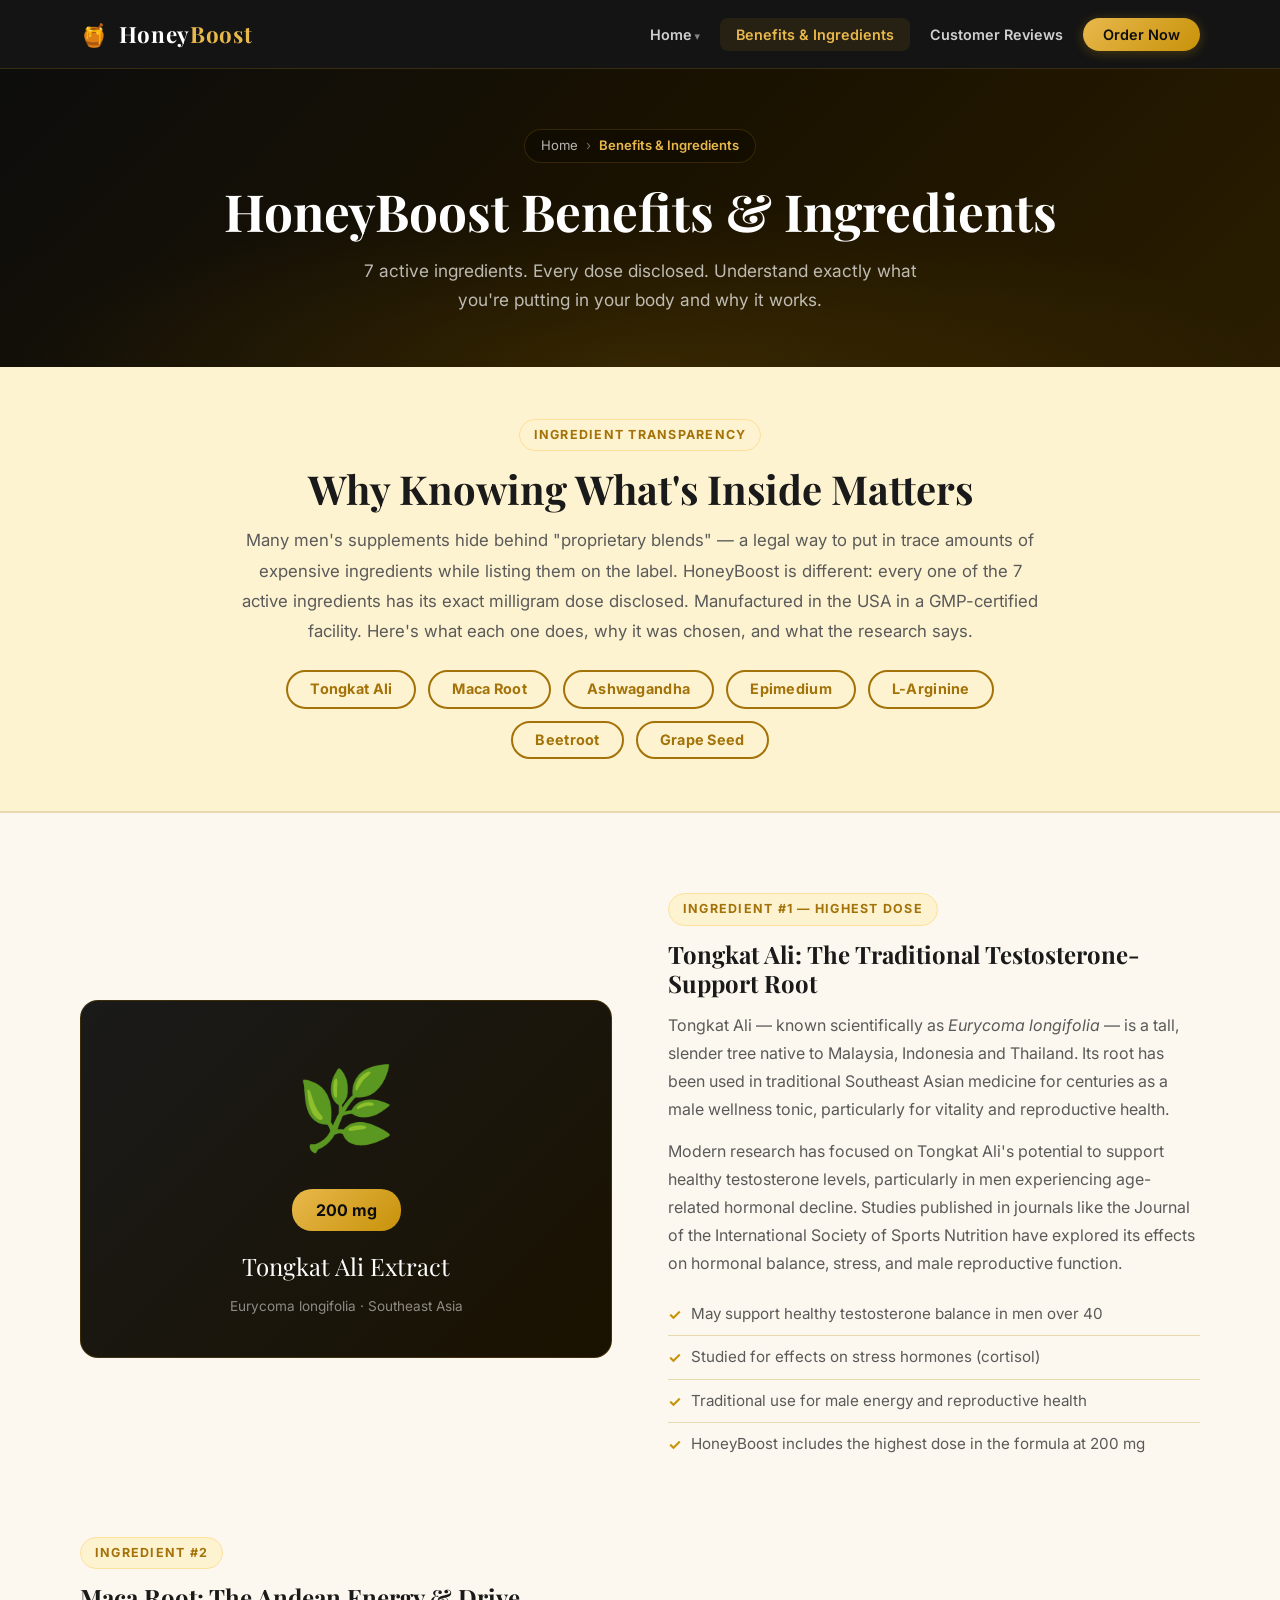
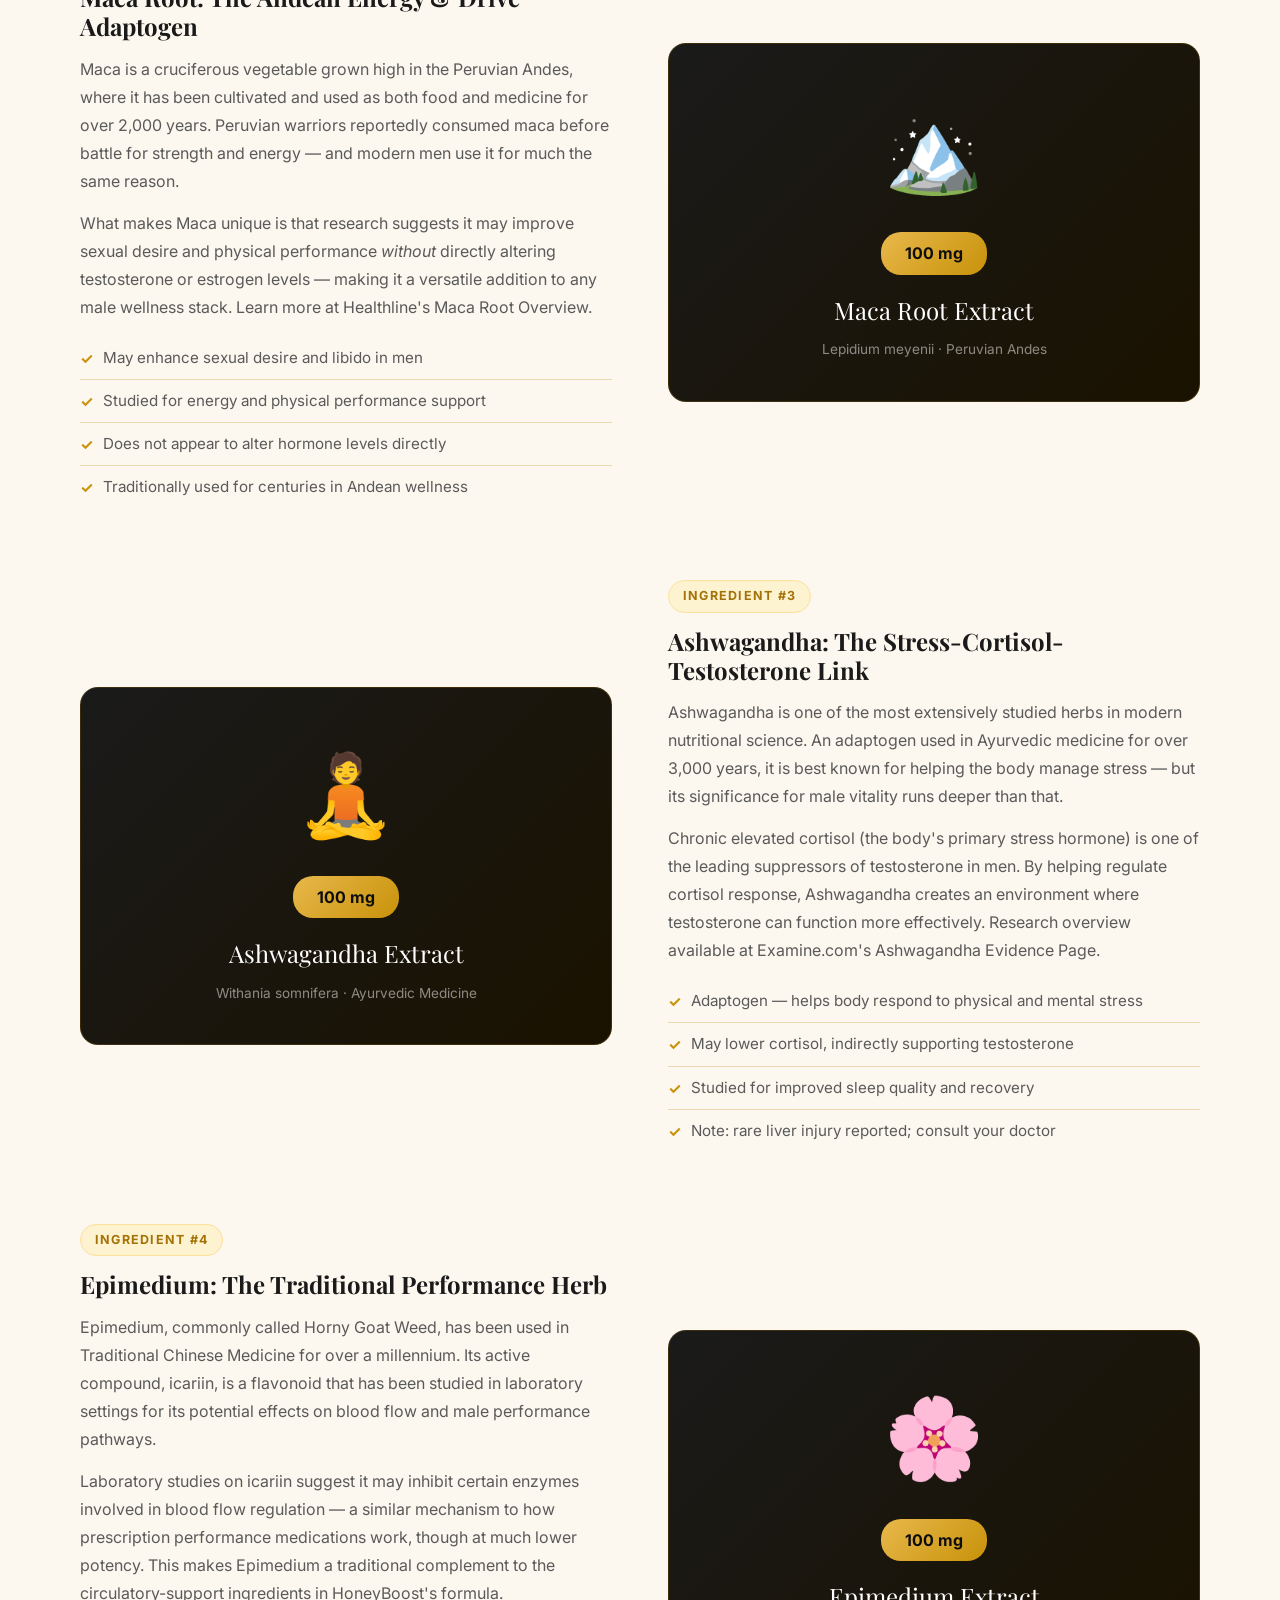
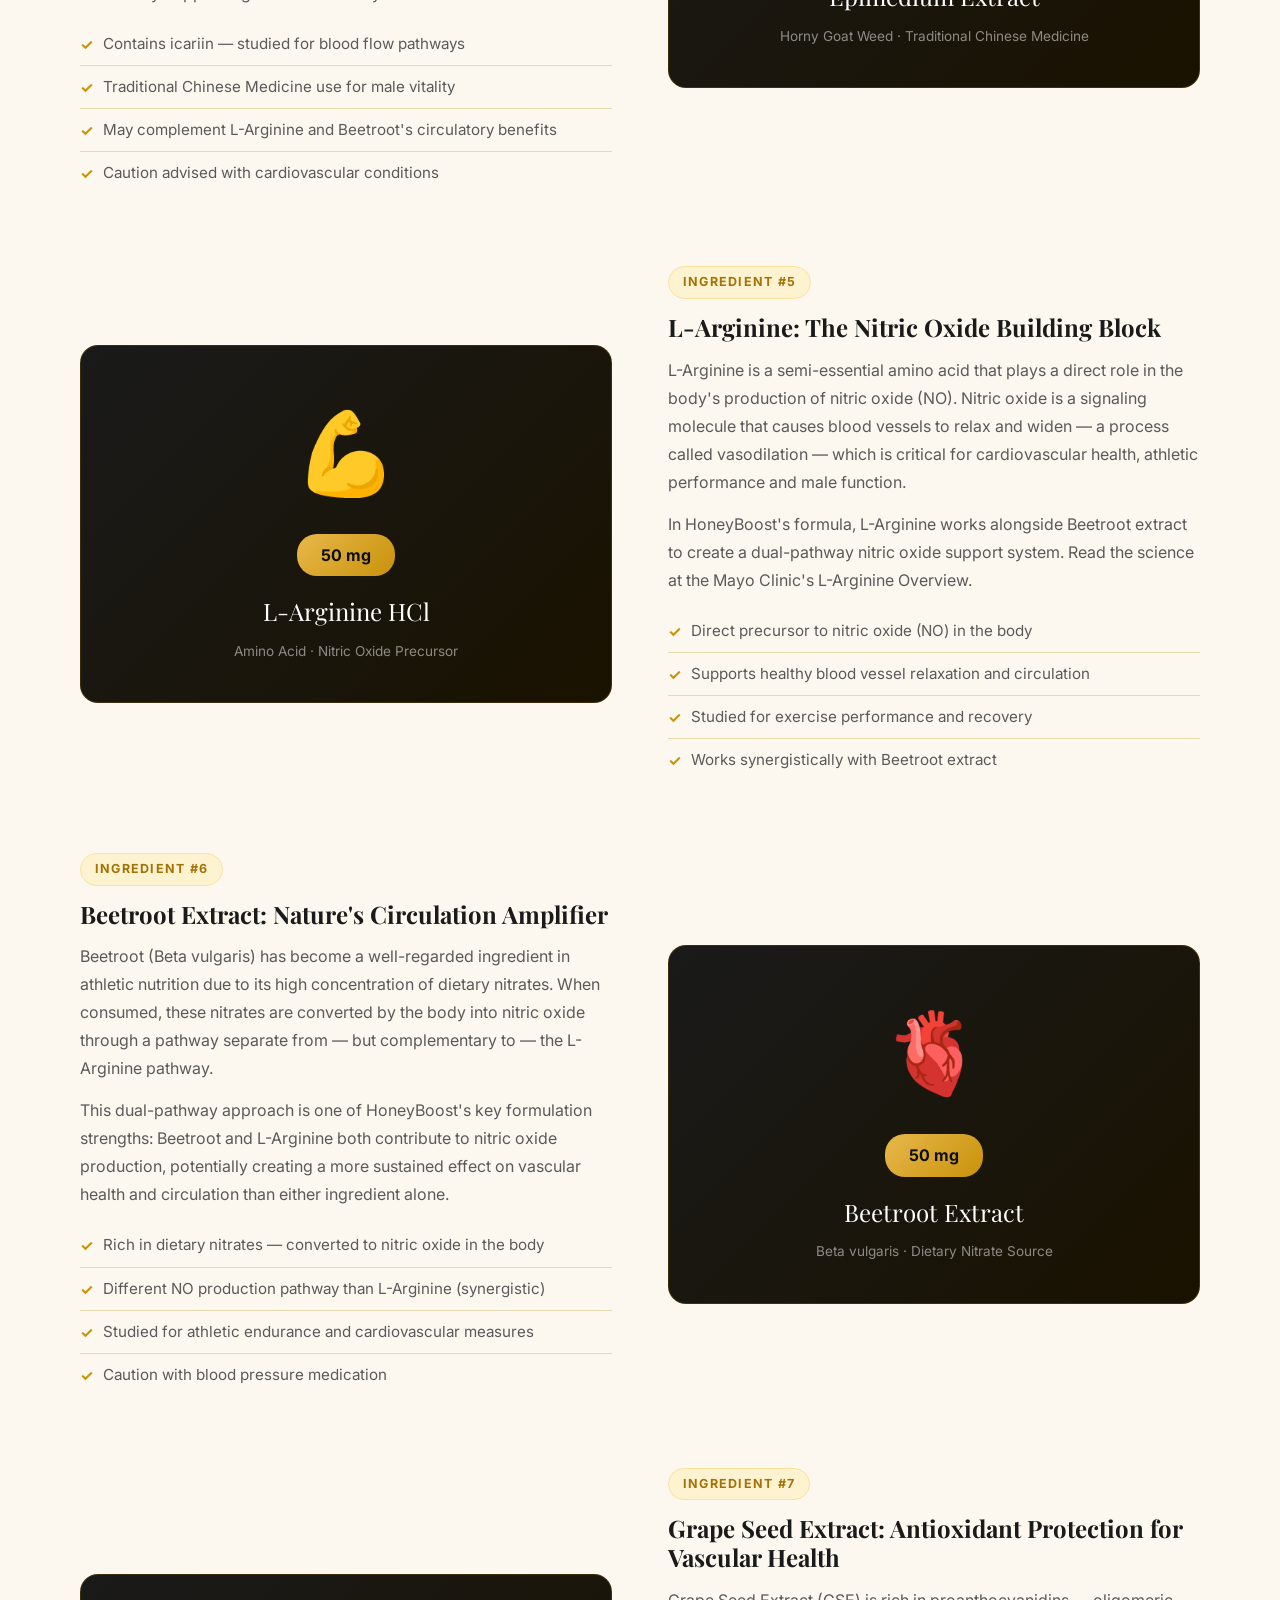
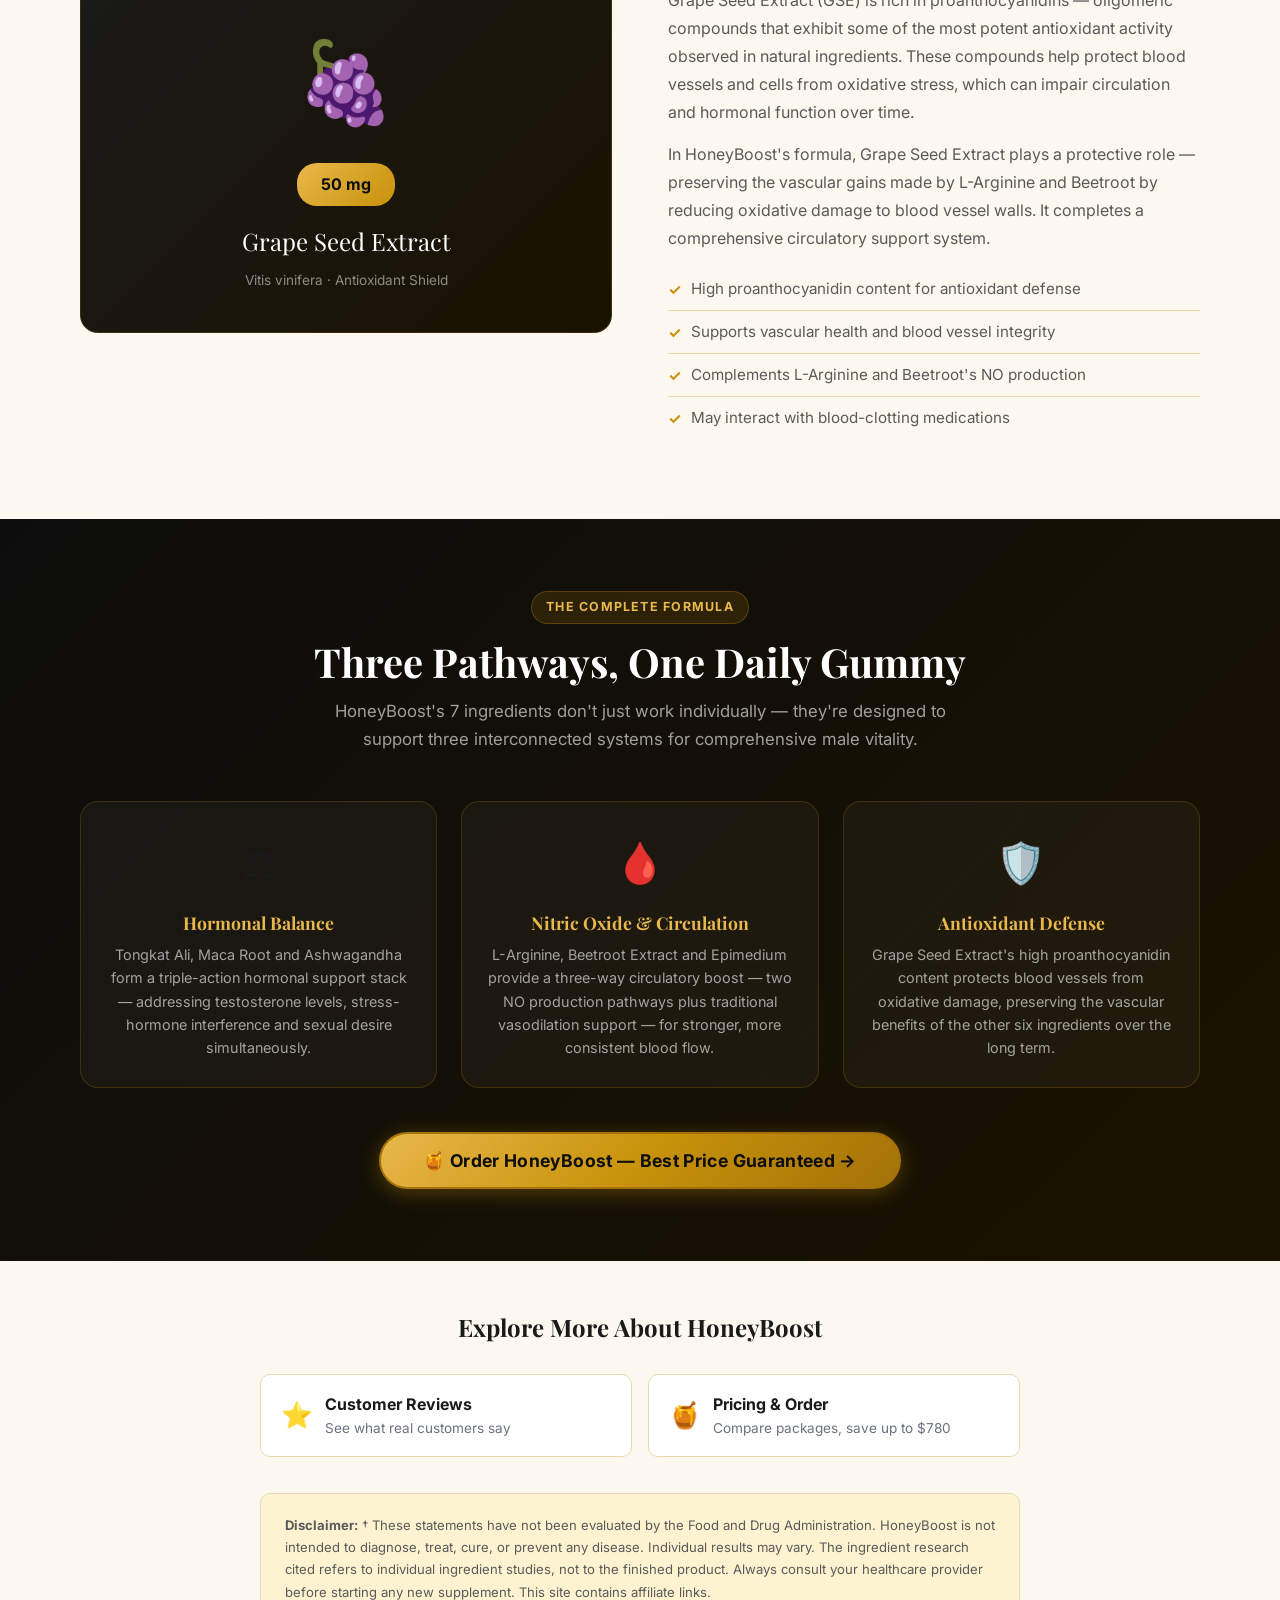
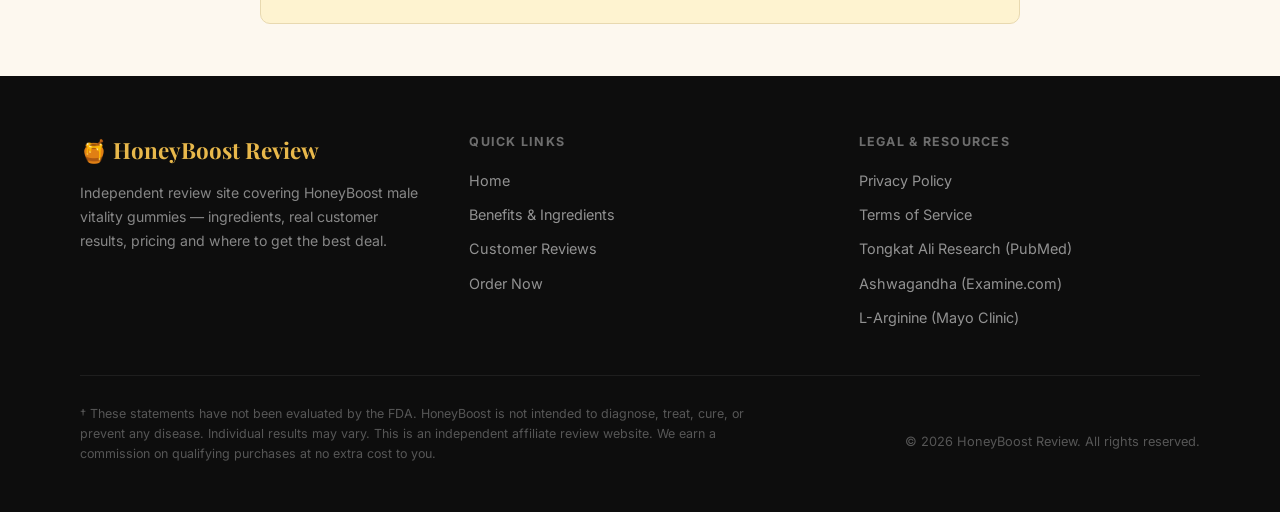
<file: benefits.html>
<!DOCTYPE html>
<html lang="en">
<head>
<meta charset="UTF-8">
<meta name="viewport" content="width=device-width,initial-scale=1">
<title>HoneyBoost Ingredients — All 7 Active Compounds Explained</title>
<meta name="description" content="HoneyBoost ingredients deep-dive: Tongkat Ali, Maca, Ashwagandha, Epimedium, L-Arginine, Beetroot & Grape Seed. Doses, science, benefits explained.">
<meta name="keywords" content="honeyboost ingredients, tongkat ali male gummies, maca root testosterone, ashwagandha men vitality, l-arginine nitric oxide, honeyboost benefits">
<link rel="canonical" href="https://honeyboostusa.vercel.app/benefits">
<meta name="robots" content="index,follow,max-snippet:-1,max-image-preview:large">

<meta property="og:type" content="article">
<meta property="og:url" content="https://honeyboostusa.vercel.app/benefits">
<meta property="og:title" content="HoneyBoost Ingredients — All 7 Active Compounds Explained">
<meta property="og:description" content="Tongkat Ali, Maca, Ashwagandha, Epimedium, L-Arginine, Beetroot & Grape Seed — every HoneyBoost ingredient, dose and benefit explained.">
<meta property="og:image" content="https://honeyboostusa.vercel.app/images/honeyboost-6-bottle-pack.webp">
<meta property="og:image:width" content="1200">
<meta property="og:image:height" content="630">
<meta property="og:image:alt" content="HoneyBoost ingredient formula — 7 active ingredients for male vitality">
<meta property="og:site_name" content="HoneyBoost Review">
<meta property="og:locale" content="en_US">

<!-- Twitter Card -->
<meta name="twitter:card" content="summary_large_image">
<meta name="twitter:site" content="@honeyboostrev">
<meta name="twitter:title" content="HoneyBoost Ingredients — All 7 Active Compounds Explained">
<meta name="twitter:description" content="Tongkat Ali, Maca, Ashwagandha, L-Arginine & more — every HoneyBoost ingredient, dose and benefit explained with research sources.">
<meta name="twitter:image" content="https://honeyboostusa.vercel.app/images/honeyboost-6-bottle-pack.webp">
<meta name="twitter:image:alt" content="HoneyBoost 7-ingredient male vitality formula">

<link rel="icon" href="/images/favicon.png" type="image/png">
<link rel="preconnect" href="https://fonts.googleapis.com">
<link rel="preconnect" href="https://fonts.gstatic.com" crossorigin>
<link rel="stylesheet" href="https://fonts.googleapis.com/css2?family=Playfair+Display:wght@700;800&family=Inter:wght@400;500;600;700&display=swap">
<link rel="stylesheet" href="/css/style.css">

<style>
.benefit-deep{padding:80px 0;background:var(--cream)}
.benefit-row{display:grid;grid-template-columns:1fr 1fr;gap:56px;align-items:center;margin-bottom:72px}
.benefit-row:last-child{margin-bottom:0}
.benefit-row.reverse{direction:rtl}
.benefit-row.reverse>*{direction:ltr}
.benefit-visual{
  background:linear-gradient(135deg,var(--dark),#1a1200);
  border-radius:var(--radius-lg);padding:40px;text-align:center;
  border:1px solid rgba(200,146,10,0.2);
}
.benefit-visual .big-icon{font-size:5rem;margin-bottom:16px}
.benefit-visual .dose-badge{
  display:inline-block;background:linear-gradient(135deg,var(--gold-light),var(--gold));
  color:var(--black);font-weight:700;font-size:1rem;padding:8px 24px;
  border-radius:20px;margin-bottom:16px;
}
.benefit-visual .ingredient-title{color:var(--white);font-family:'Playfair Display',Georgia,serif;font-size:1.5rem;margin-bottom:8px}
.benefit-visual .origin{color:rgba(255,255,255,0.5);font-size:0.85rem}
.benefit-content h3{margin-bottom:14px;font-size:1.5rem}
.benefit-content p{color:var(--text-muted);line-height:1.75;margin-bottom:14px}
.benefit-list{margin-top:16px}
.benefit-list li{
  display:flex;align-items:flex-start;gap:10px;padding:8px 0;
  color:var(--text-muted);font-size:0.95rem;border-bottom:1px solid var(--border);
}
.benefit-list li:last-child{border-bottom:none}
.benefit-list li::before{content:'✓';color:var(--gold);font-weight:700;flex-shrink:0;margin-top:1px}
.synergy-section{background:linear-gradient(135deg,#0d0d0d,#1a1200);padding:72px 0}
.synergy-grid{display:grid;grid-template-columns:repeat(3,1fr);gap:24px;margin-top:48px}
.synergy-card{background:rgba(255,255,255,0.04);border:1px solid rgba(200,146,10,0.2);border-radius:var(--radius-lg);padding:28px 24px;text-align:center}
.synergy-card .icon{font-size:2.5rem;margin-bottom:16px}
.synergy-card h4{color:var(--gold-light);margin-bottom:10px}
.synergy-card p{color:rgba(255,255,255,0.6);font-size:0.9rem;line-height:1.6}
@media(max-width:900px){.benefit-row,.benefit-row.reverse{grid-template-columns:1fr;direction:ltr}.synergy-grid{grid-template-columns:1fr}}
</style>

<script type="application/ld+json">
{
  "@context":"https://schema.org",
  "@graph":[
    {
      "@type":"WebPage",
      "@id":"https://honeyboostusa.vercel.app/benefits#webpage",
      "url":"https://honeyboostusa.vercel.app/benefits",
      "name":"HoneyBoost Benefits & Ingredients — 7 Active Ingredients Explained",
      "description":"Complete breakdown of all 7 HoneyBoost ingredients — doses, research background and benefits for male vitality.",
      "isPartOf":{"@id":"https://honeyboostusa.vercel.app/#website"},
      "breadcrumb":{"@id":"https://honeyboostusa.vercel.app/benefits#breadcrumb"},
      "inLanguage":"en-US"
    },
    {
      "@type":"BreadcrumbList",
      "@id":"https://honeyboostusa.vercel.app/benefits#breadcrumb",
      "itemListElement":[
        {"@type":"ListItem","position":1,"name":"Home","item":"https://honeyboostusa.vercel.app/"},
        {"@type":"ListItem","position":2,"name":"Benefits & Ingredients","item":"https://honeyboostusa.vercel.app/benefits"}
      ]
    },
    {
      "@type":"Article",
      "@id":"https://honeyboostusa.vercel.app/benefits#article",
      "headline":"HoneyBoost Benefits & Ingredients — 7 Active Ingredients Explained",
      "description":"Complete breakdown of all 7 HoneyBoost ingredients — Tongkat Ali, Maca Root, Ashwagandha, Epimedium, L-Arginine, Beetroot and Grape Seed Extract.",
      "author":{"@type":"Organization","name":"HoneyBoost Review","url":"https://honeyboostusa.vercel.app/"},
      "publisher":{"@id":"https://honeyboostusa.vercel.app/#organization"},
      "datePublished":"2026-10-01",
      "dateModified":"2026-10-30",
      "mainEntityOfPage":{"@id":"https://honeyboostusa.vercel.app/benefits#webpage"},
      "image":"https://honeyboostusa.vercel.app/images/honeyboost-6-bottle-pack.webp",
      "inLanguage":"en-US"
    }
  ]
}
</script>

<script type="application/ld+json">
{
  "@context":"https://schema.org",
  "@type":"FAQPage",
  "mainEntity":[
    {
      "@type":"Question",
      "name":"What are the main ingredients in HoneyBoost?",
      "acceptedAnswer":{"@type":"Answer","text":"HoneyBoost contains 7 active ingredients: Tongkat Ali 200mg, Maca Root 100mg, Ashwagandha 100mg, Epimedium 100mg, L-Arginine HCl 50mg, Beetroot Extract 50mg, and Grape Seed Extract 50mg. All doses are fully disclosed on the label."}
    },
    {
      "@type":"Question",
      "name":"Is Tongkat Ali in HoneyBoost safe?",
      "acceptedAnswer":{"@type":"Answer","text":"Tongkat Ali (Eurycoma longifolia) has been used traditionally in Southeast Asia for centuries. Multiple human studies — including those published on PubMed — have found it well-tolerated at doses of 200–400mg per day. HoneyBoost contains 200mg per gummy."}
    },
    {
      "@type":"Question",
      "name":"How does L-Arginine in HoneyBoost help performance?",
      "acceptedAnswer":{"@type":"Answer","text":"L-Arginine is a precursor to nitric oxide (NO), a molecule that relaxes and widens blood vessels. Improved blood flow supports physical endurance, muscle pump, and vascular function. HoneyBoost contains 50mg L-Arginine HCl alongside Beetroot Extract for compounded nitric oxide support."}
    },
    {
      "@type":"Question",
      "name":"Does HoneyBoost contain any proprietary blends?",
      "acceptedAnswer":{"@type":"Answer","text":"No. HoneyBoost discloses every ingredient and its exact milligram dose. There are no hidden proprietary blends. This allows you to verify each ingredient against independent research sources."}
    }
  ]
}
</script>
</head>
<body>

<!-- HEADER -->
<header class="site-header" role="banner">
  <div class="container nav-inner">
    <a href="/" class="nav-logo" aria-label="HoneyBoost — Home">🍯 <span>Honey<span style="color:var(--gold-light)">Boost</span></span></a>
    <nav role="navigation" aria-label="Primary navigation">
      <ul class="nav-links" role="list">
        <li role="listitem" class="nav-dropdown">
          <a href="/">Home</a>
          <div class="nav-dropdown-menu" role="menu">
            <a href="/#how-it-works" role="menuitem">How It Works</a>
            <a href="/#ingredients" role="menuitem">7 Key Ingredients</a>
            <a href="/#reviews" role="menuitem">Customer Reviews</a>
            <a href="/#pricing" role="menuitem">Pricing &amp; Offers</a>
            <a href="/#faq" role="menuitem">FAQ</a>
          </div>
        </li>
        <li role="listitem"><a href="/benefits" class="active">Benefits &amp; Ingredients</a></li>
        <li role="listitem"><a href="/reviews">Customer Reviews</a></li>
        <li role="listitem"><a href="/order" class="nav-cta">Order Now</a></li>
      </ul>
    </nav>
    <button class="hamburger" id="hamburger" aria-label="Toggle navigation menu" aria-expanded="false">
      <span></span><span></span><span></span>
    </button>
  </div>
  <nav class="mobile-nav" id="mobile-nav" aria-label="Mobile navigation">
    <a href="/">Home</a>
    <a href="/#how-it-works" style="padding-left:16px;font-size:0.9rem;color:var(--gold-light)">↳ How It Works</a>
    <a href="/#ingredients" style="padding-left:16px;font-size:0.9rem;color:var(--gold-light)">↳ 7 Ingredients</a>
    <a href="/#pricing" style="padding-left:16px;font-size:0.9rem;color:var(--gold-light)">↳ Pricing</a>
    <a href="/#faq" style="padding-left:16px;font-size:0.9rem;color:var(--gold-light)">↳ FAQ</a>
    <a href="/benefits" class="active">Benefits &amp; Ingredients</a>
    <a href="/reviews">Customer Reviews</a>
    <a href="/order" class="mobile-cta">Order Now</a>
  </nav>
</header>

<main id="main-content">

<!-- PAGE HERO -->
<section class="page-hero" aria-labelledby="page-heading">
  <div class="container page-hero-content">
    <nav aria-label="Breadcrumb" class="breadcrumb">
      <a href="/">Home</a>
      <span aria-hidden="true">›</span>
      <span class="current" aria-current="page">Benefits &amp; Ingredients</span>
    </nav>
    <h1 id="page-heading">HoneyBoost Benefits &amp; Ingredients</h1>
    <p class="hero-sub">7 active ingredients. Every dose disclosed. Understand exactly what you're putting in your body and why it works.</p>
  </div>
</section>

<!-- INTRO -->
<section class="section-sm" style="background:var(--amber);border-bottom:2px solid var(--border)">
  <div class="container">
    <div style="max-width:800px;margin:0 auto;text-align:center">
      <div class="section-label">Ingredient Transparency</div>
      <h2 class="section-title">Why Knowing What's Inside Matters</h2>
      <p style="color:var(--text-muted);font-size:1.05rem;line-height:1.8">
        Many men's supplements hide behind "proprietary blends" — a legal way to put in trace amounts of expensive ingredients while listing them on the label. HoneyBoost is different: every one of the 7 active ingredients has its exact milligram dose disclosed. Manufactured in the USA in a GMP-certified facility. Here's what each one does, why it was chosen, and what the research says.
      </p>
      <div style="display:flex;flex-wrap:wrap;gap:12px;justify-content:center;margin-top:24px">
        <a href="#tongkat-ali" class="btn btn-outline btn-sm" style="color:var(--gold-dark);border-color:var(--gold-dark)">Tongkat Ali</a>
        <a href="#maca" class="btn btn-outline btn-sm" style="color:var(--gold-dark);border-color:var(--gold-dark)">Maca Root</a>
        <a href="#ashwagandha" class="btn btn-outline btn-sm" style="color:var(--gold-dark);border-color:var(--gold-dark)">Ashwagandha</a>
        <a href="#epimedium" class="btn btn-outline btn-sm" style="color:var(--gold-dark);border-color:var(--gold-dark)">Epimedium</a>
        <a href="#larginine" class="btn btn-outline btn-sm" style="color:var(--gold-dark);border-color:var(--gold-dark)">L-Arginine</a>
        <a href="#beetroot" class="btn btn-outline btn-sm" style="color:var(--gold-dark);border-color:var(--gold-dark)">Beetroot</a>
        <a href="#grapeseed" class="btn btn-outline btn-sm" style="color:var(--gold-dark);border-color:var(--gold-dark)">Grape Seed</a>
      </div>
    </div>
  </div>
</section>

<!-- DEEP INGREDIENT ROWS -->
<section class="benefit-deep" aria-label="Detailed ingredient profiles">
  <div class="container">

    <!-- Tongkat Ali -->
    <div class="benefit-row" id="tongkat-ali">
      <div class="benefit-visual">
        <div class="big-icon">🌿</div>
        <div class="dose-badge">200 mg</div>
        <div class="ingredient-title">Tongkat Ali Extract</div>
        <div class="origin">Eurycoma longifolia · Southeast Asia</div>
      </div>
      <div class="benefit-content">
        <div class="section-label">Ingredient #1 — Highest Dose</div>
        <h3>Tongkat Ali: The Traditional Testosterone-Support Root</h3>
        <p>Tongkat Ali — known scientifically as <em>Eurycoma longifolia</em> — is a tall, slender tree native to Malaysia, Indonesia and Thailand. Its root has been used in traditional Southeast Asian medicine for centuries as a male wellness tonic, particularly for vitality and reproductive health.</p>
        <p>Modern research has focused on Tongkat Ali's potential to support healthy testosterone levels, particularly in men experiencing age-related hormonal decline. Studies published in journals like the <a href="https://www.ncbi.nlm.nih.gov/pmc/articles/PMC9415500/" target="_blank" rel="noopener noreferrer">Journal of the International Society of Sports Nutrition</a> have explored its effects on hormonal balance, stress, and male reproductive function.</p>
        <ul class="benefit-list">
          <li>May support healthy testosterone balance in men over 40</li>
          <li>Studied for effects on stress hormones (cortisol)</li>
          <li>Traditional use for male energy and reproductive health</li>
          <li>HoneyBoost includes the highest dose in the formula at 200 mg</li>
        </ul>
      </div>
    </div>

    <!-- Maca Root -->
    <div class="benefit-row reverse" id="maca">
      <div class="benefit-visual">
        <div class="big-icon">🏔️</div>
        <div class="dose-badge">100 mg</div>
        <div class="ingredient-title">Maca Root Extract</div>
        <div class="origin">Lepidium meyenii · Peruvian Andes</div>
      </div>
      <div class="benefit-content">
        <div class="section-label">Ingredient #2</div>
        <h3>Maca Root: The Andean Energy &amp; Drive Adaptogen</h3>
        <p>Maca is a cruciferous vegetable grown high in the Peruvian Andes, where it has been cultivated and used as both food and medicine for over 2,000 years. Peruvian warriors reportedly consumed maca before battle for strength and energy — and modern men use it for much the same reason.</p>
        <p>What makes Maca unique is that research suggests it may improve sexual desire and physical performance <em>without</em> directly altering testosterone or estrogen levels — making it a versatile addition to any male wellness stack. Learn more at <a href="https://www.healthline.com/nutrition/benefits-of-maca-root" target="_blank" rel="noopener noreferrer">Healthline's Maca Root Overview</a>.</p>
        <ul class="benefit-list">
          <li>May enhance sexual desire and libido in men</li>
          <li>Studied for energy and physical performance support</li>
          <li>Does not appear to alter hormone levels directly</li>
          <li>Traditionally used for centuries in Andean wellness</li>
        </ul>
      </div>
    </div>

    <!-- Ashwagandha -->
    <div class="benefit-row" id="ashwagandha">
      <div class="benefit-visual">
        <div class="big-icon">🧘</div>
        <div class="dose-badge">100 mg</div>
        <div class="ingredient-title">Ashwagandha Extract</div>
        <div class="origin">Withania somnifera · Ayurvedic Medicine</div>
      </div>
      <div class="benefit-content">
        <div class="section-label">Ingredient #3</div>
        <h3>Ashwagandha: The Stress-Cortisol-Testosterone Link</h3>
        <p>Ashwagandha is one of the most extensively studied herbs in modern nutritional science. An adaptogen used in Ayurvedic medicine for over 3,000 years, it is best known for helping the body manage stress — but its significance for male vitality runs deeper than that.</p>
        <p>Chronic elevated cortisol (the body's primary stress hormone) is one of the leading suppressors of testosterone in men. By helping regulate cortisol response, Ashwagandha creates an environment where testosterone can function more effectively. Research overview available at <a href="https://examine.com/supplements/ashwagandha/" target="_blank" rel="noopener noreferrer">Examine.com's Ashwagandha Evidence Page</a>.</p>
        <ul class="benefit-list">
          <li>Adaptogen — helps body respond to physical and mental stress</li>
          <li>May lower cortisol, indirectly supporting testosterone</li>
          <li>Studied for improved sleep quality and recovery</li>
          <li>Note: rare liver injury reported; consult your doctor</li>
        </ul>
      </div>
    </div>

    <!-- Epimedium -->
    <div class="benefit-row reverse" id="epimedium">
      <div class="benefit-visual">
        <div class="big-icon">🌸</div>
        <div class="dose-badge">100 mg</div>
        <div class="ingredient-title">Epimedium Extract</div>
        <div class="origin">Horny Goat Weed · Traditional Chinese Medicine</div>
      </div>
      <div class="benefit-content">
        <div class="section-label">Ingredient #4</div>
        <h3>Epimedium: The Traditional Performance Herb</h3>
        <p>Epimedium, commonly called Horny Goat Weed, has been used in Traditional Chinese Medicine for over a millennium. Its active compound, icariin, is a flavonoid that has been studied in laboratory settings for its potential effects on blood flow and male performance pathways.</p>
        <p>Laboratory studies on icariin suggest it may inhibit certain enzymes involved in blood flow regulation — a similar mechanism to how prescription performance medications work, though at much lower potency. This makes Epimedium a traditional complement to the circulatory-support ingredients in HoneyBoost's formula.</p>
        <ul class="benefit-list">
          <li>Contains icariin — studied for blood flow pathways</li>
          <li>Traditional Chinese Medicine use for male vitality</li>
          <li>May complement L-Arginine and Beetroot's circulatory benefits</li>
          <li>Caution advised with cardiovascular conditions</li>
        </ul>
      </div>
    </div>

    <!-- L-Arginine -->
    <div class="benefit-row" id="larginine">
      <div class="benefit-visual">
        <div class="big-icon">💪</div>
        <div class="dose-badge">50 mg</div>
        <div class="ingredient-title">L-Arginine HCl</div>
        <div class="origin">Amino Acid · Nitric Oxide Precursor</div>
      </div>
      <div class="benefit-content">
        <div class="section-label">Ingredient #5</div>
        <h3>L-Arginine: The Nitric Oxide Building Block</h3>
        <p>L-Arginine is a semi-essential amino acid that plays a direct role in the body's production of nitric oxide (NO). Nitric oxide is a signaling molecule that causes blood vessels to relax and widen — a process called vasodilation — which is critical for cardiovascular health, athletic performance and male function.</p>
        <p>In HoneyBoost's formula, L-Arginine works alongside Beetroot extract to create a dual-pathway nitric oxide support system. Read the science at the <a href="https://www.mayoclinic.org/drugs-supplements/l-arginine/art-20364681" target="_blank" rel="noopener noreferrer">Mayo Clinic's L-Arginine Overview</a>.</p>
        <ul class="benefit-list">
          <li>Direct precursor to nitric oxide (NO) in the body</li>
          <li>Supports healthy blood vessel relaxation and circulation</li>
          <li>Studied for exercise performance and recovery</li>
          <li>Works synergistically with Beetroot extract</li>
        </ul>
      </div>
    </div>

    <!-- Beetroot -->
    <div class="benefit-row reverse" id="beetroot">
      <div class="benefit-visual">
        <div class="big-icon">🫀</div>
        <div class="dose-badge">50 mg</div>
        <div class="ingredient-title">Beetroot Extract</div>
        <div class="origin">Beta vulgaris · Dietary Nitrate Source</div>
      </div>
      <div class="benefit-content">
        <div class="section-label">Ingredient #6</div>
        <h3>Beetroot Extract: Nature's Circulation Amplifier</h3>
        <p>Beetroot (Beta vulgaris) has become a well-regarded ingredient in athletic nutrition due to its high concentration of dietary nitrates. When consumed, these nitrates are converted by the body into nitric oxide through a pathway separate from — but complementary to — the L-Arginine pathway.</p>
        <p>This dual-pathway approach is one of HoneyBoost's key formulation strengths: Beetroot and L-Arginine both contribute to nitric oxide production, potentially creating a more sustained effect on vascular health and circulation than either ingredient alone.</p>
        <ul class="benefit-list">
          <li>Rich in dietary nitrates — converted to nitric oxide in the body</li>
          <li>Different NO production pathway than L-Arginine (synergistic)</li>
          <li>Studied for athletic endurance and cardiovascular measures</li>
          <li>Caution with blood pressure medication</li>
        </ul>
      </div>
    </div>

    <!-- Grape Seed -->
    <div class="benefit-row" id="grapeseed">
      <div class="benefit-visual">
        <div class="big-icon">🍇</div>
        <div class="dose-badge">50 mg</div>
        <div class="ingredient-title">Grape Seed Extract</div>
        <div class="origin">Vitis vinifera · Antioxidant Shield</div>
      </div>
      <div class="benefit-content">
        <div class="section-label">Ingredient #7</div>
        <h3>Grape Seed Extract: Antioxidant Protection for Vascular Health</h3>
        <p>Grape Seed Extract (GSE) is rich in proanthocyanidins — oligomeric compounds that exhibit some of the most potent antioxidant activity observed in natural ingredients. These compounds help protect blood vessels and cells from oxidative stress, which can impair circulation and hormonal function over time.</p>
        <p>In HoneyBoost's formula, Grape Seed Extract plays a protective role — preserving the vascular gains made by L-Arginine and Beetroot by reducing oxidative damage to blood vessel walls. It completes a comprehensive circulatory support system.</p>
        <ul class="benefit-list">
          <li>High proanthocyanidin content for antioxidant defense</li>
          <li>Supports vascular health and blood vessel integrity</li>
          <li>Complements L-Arginine and Beetroot's NO production</li>
          <li>May interact with blood-clotting medications</li>
        </ul>
      </div>
    </div>

  </div>
</section>

<!-- SYNERGY SECTION -->
<section class="synergy-section" aria-labelledby="synergy-heading">
  <div class="container">
    <div class="text-center">
      <div class="section-label" style="background:rgba(200,146,10,0.15);border-color:rgba(200,146,10,0.3);color:var(--gold-light)">The Complete Formula</div>
      <h2 class="section-title" id="synergy-heading" style="color:var(--white)">Three Pathways, One Daily Gummy</h2>
      <p class="section-subtitle" style="color:rgba(255,255,255,0.6)">HoneyBoost's 7 ingredients don't just work individually — they're designed to support three interconnected systems for comprehensive male vitality.</p>
    </div>
    <div class="synergy-grid">
      <div class="synergy-card">
        <div class="icon">⚖️</div>
        <h4>Hormonal Balance</h4>
        <p>Tongkat Ali, Maca Root and Ashwagandha form a triple-action hormonal support stack — addressing testosterone levels, stress-hormone interference and sexual desire simultaneously.</p>
      </div>
      <div class="synergy-card">
        <div class="icon">🩸</div>
        <h4>Nitric Oxide &amp; Circulation</h4>
        <p>L-Arginine, Beetroot Extract and Epimedium provide a three-way circulatory boost — two NO production pathways plus traditional vasodilation support — for stronger, more consistent blood flow.</p>
      </div>
      <div class="synergy-card">
        <div class="icon">🛡️</div>
        <h4>Antioxidant Defense</h4>
        <p>Grape Seed Extract's high proanthocyanidin content protects blood vessels from oxidative damage, preserving the vascular benefits of the other six ingredients over the long term.</p>
      </div>
    </div>
    <div class="text-center" style="margin-top:44px">
      <a href="/order" class="btn btn-primary btn-lg btn-pulse">🍯 Order HoneyBoost — Best Price Guaranteed →</a>
    </div>
  </div>
</section>

<!-- DISCLAIMER + INTERNAL LINKS -->
<section class="section-sm" style="background:var(--cream)">
  <div class="container" style="max-width:800px;margin:0 auto">
    <div class="text-center" style="margin-bottom:32px">
      <h3>Explore More About HoneyBoost</h3>
    </div>
    <div style="display:grid;grid-template-columns:1fr 1fr;gap:16px;margin-bottom:36px">
      <a href="/reviews" style="display:flex;align-items:center;gap:12px;background:var(--white);border:1px solid var(--border);border-radius:var(--radius);padding:16px 20px;transition:all 0.22s ease;text-decoration:none;color:var(--dark)" onmouseover="this.style.borderColor='var(--gold)'" onmouseout="this.style.borderColor='var(--border)'">
        <span style="font-size:1.6rem">⭐</span>
        <div><div style="font-weight:700">Customer Reviews</div><div style="font-size:0.85rem;color:var(--gray)">See what real customers say</div></div>
      </a>
      <a href="/order" style="display:flex;align-items:center;gap:12px;background:var(--white);border:1px solid var(--border);border-radius:var(--radius);padding:16px 20px;transition:all 0.22s ease;text-decoration:none;color:var(--dark)" onmouseover="this.style.borderColor='var(--gold)'" onmouseout="this.style.borderColor='var(--border)'">
        <span style="font-size:1.6rem">🍯</span>
        <div><div style="font-weight:700">Pricing &amp; Order</div><div style="font-size:0.85rem;color:var(--gray)">Compare packages, save up to $780</div></div>
      </a>
    </div>
    <div style="background:var(--amber);border:1px solid var(--border);border-radius:var(--radius);padding:20px 24px">
      <p style="font-size:0.82rem;color:var(--text-muted);margin:0;line-height:1.7"><strong>Disclaimer:</strong> &dagger; These statements have not been evaluated by the Food and Drug Administration. HoneyBoost is not intended to diagnose, treat, cure, or prevent any disease. Individual results may vary. The ingredient research cited refers to individual ingredient studies, not to the finished product. Always consult your healthcare provider before starting any new supplement. This site contains affiliate links.</p>
    </div>
  </div>
</section>

</main>

<!-- FOOTER -->
<footer class="site-footer" role="contentinfo">
  <div class="container">
    <div class="footer-grid">
      <div class="footer-brand">
        <div class="logo">🍯 HoneyBoost Review</div>
        <p>Independent review site covering HoneyBoost male vitality gummies — ingredients, real customer results, pricing and where to get the best deal.</p>
      </div>
      <div>
        <div class="footer-heading">Quick Links</div>
        <ul class="footer-links">
          <li><a href="/">Home</a></li>
          <li><a href="/benefits">Benefits &amp; Ingredients</a></li>
          <li><a href="/reviews">Customer Reviews</a></li>
          <li><a href="/order">Order Now</a></li>
        </ul>
      </div>
      <div>
        <div class="footer-heading">Legal &amp; Resources</div>
        <ul class="footer-links">
          <li><a href="/privacy">Privacy Policy</a></li>
          <li><a href="/terms">Terms of Service</a></li>
          <li><a href="https://www.ncbi.nlm.nih.gov/pmc/articles/PMC9415500/" target="_blank" rel="noopener noreferrer">Tongkat Ali Research (PubMed)</a></li>
          <li><a href="https://examine.com/supplements/ashwagandha/" target="_blank" rel="noopener noreferrer">Ashwagandha (Examine.com)</a></li>
          <li><a href="https://www.mayoclinic.org/drugs-supplements/l-arginine/art-20364681" target="_blank" rel="noopener noreferrer">L-Arginine (Mayo Clinic)</a></li>
        </ul>
      </div>
    </div>
    <div class="footer-bottom">
      <p class="footer-disclaimer">&dagger; These statements have not been evaluated by the FDA. HoneyBoost is not intended to diagnose, treat, cure, or prevent any disease. Individual results may vary. This is an independent affiliate review website. We earn a commission on qualifying purchases at no extra cost to you.</p>
      <div class="footer-copy">&copy; 2026 HoneyBoost Review. All rights reserved.</div>
    </div>
  </div>
</footer>

<script src="/js/main.js" defer></script>
</body>
</html>
</file>
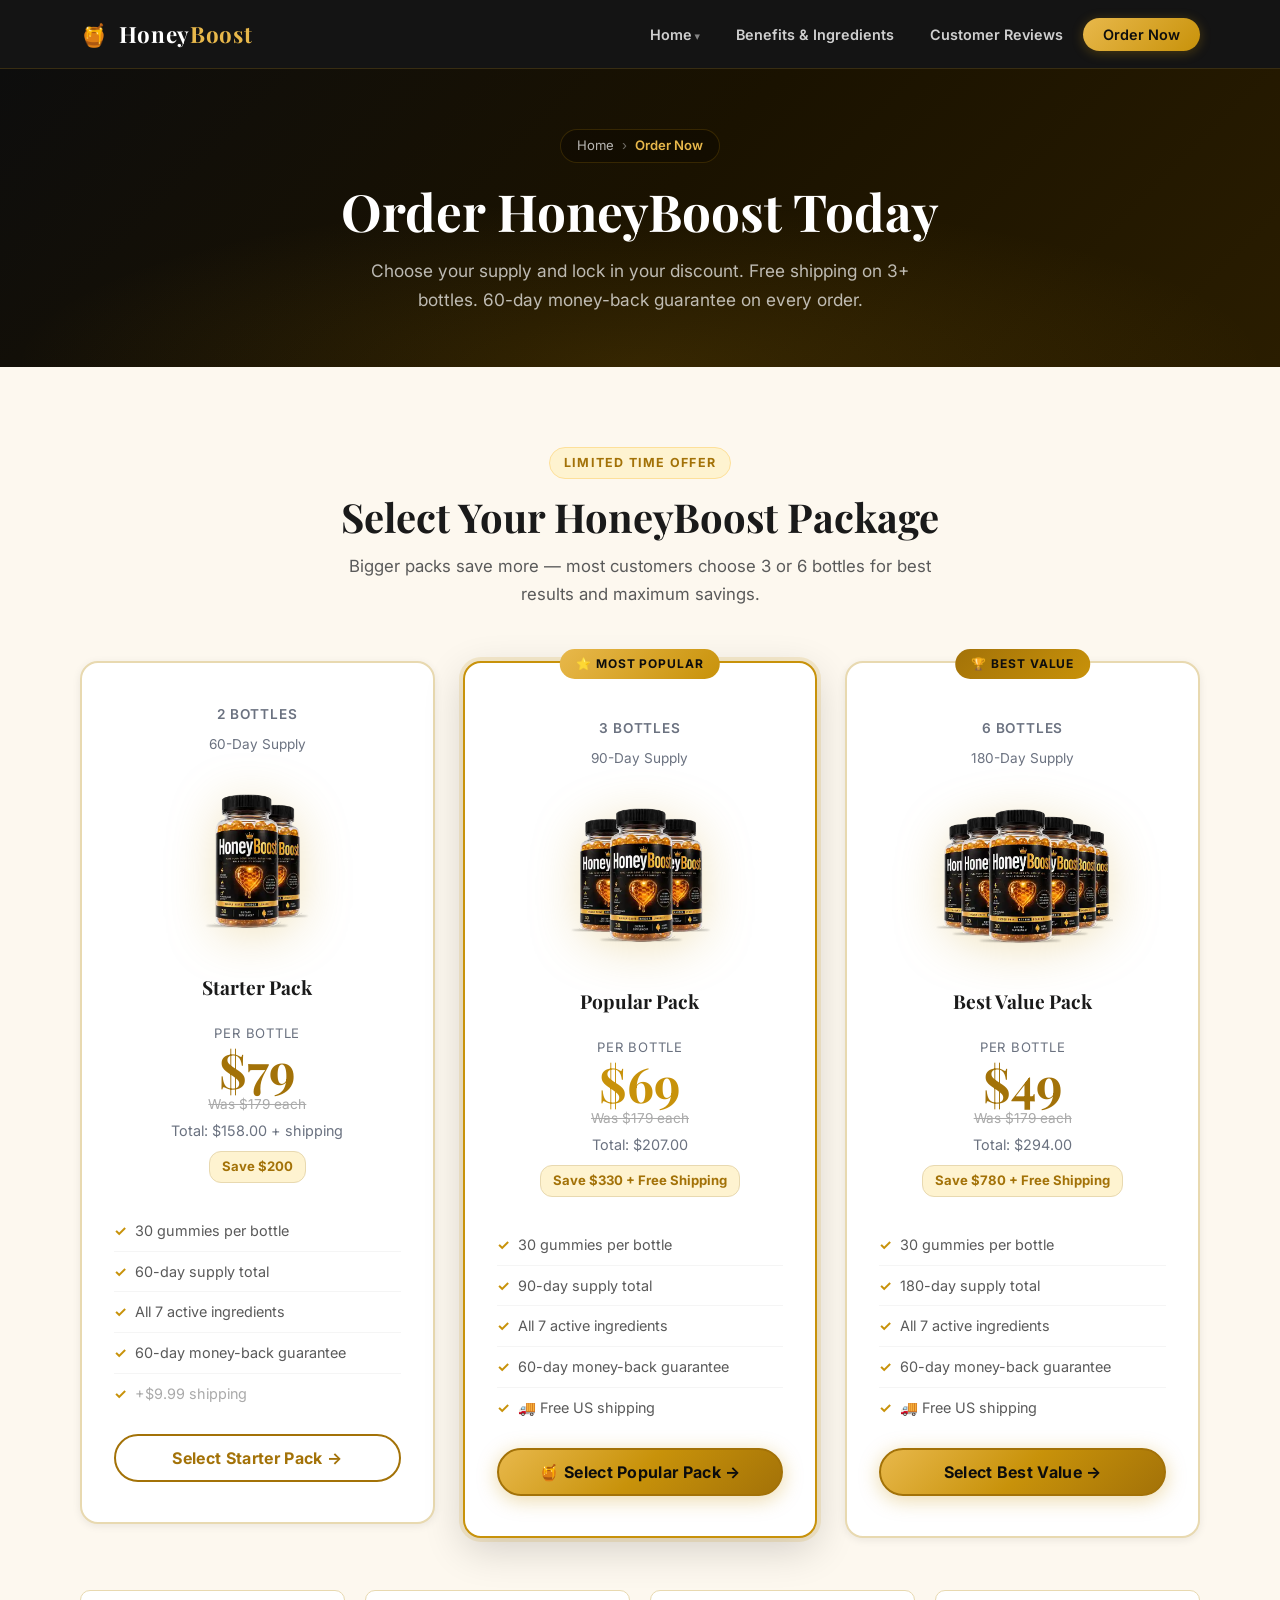
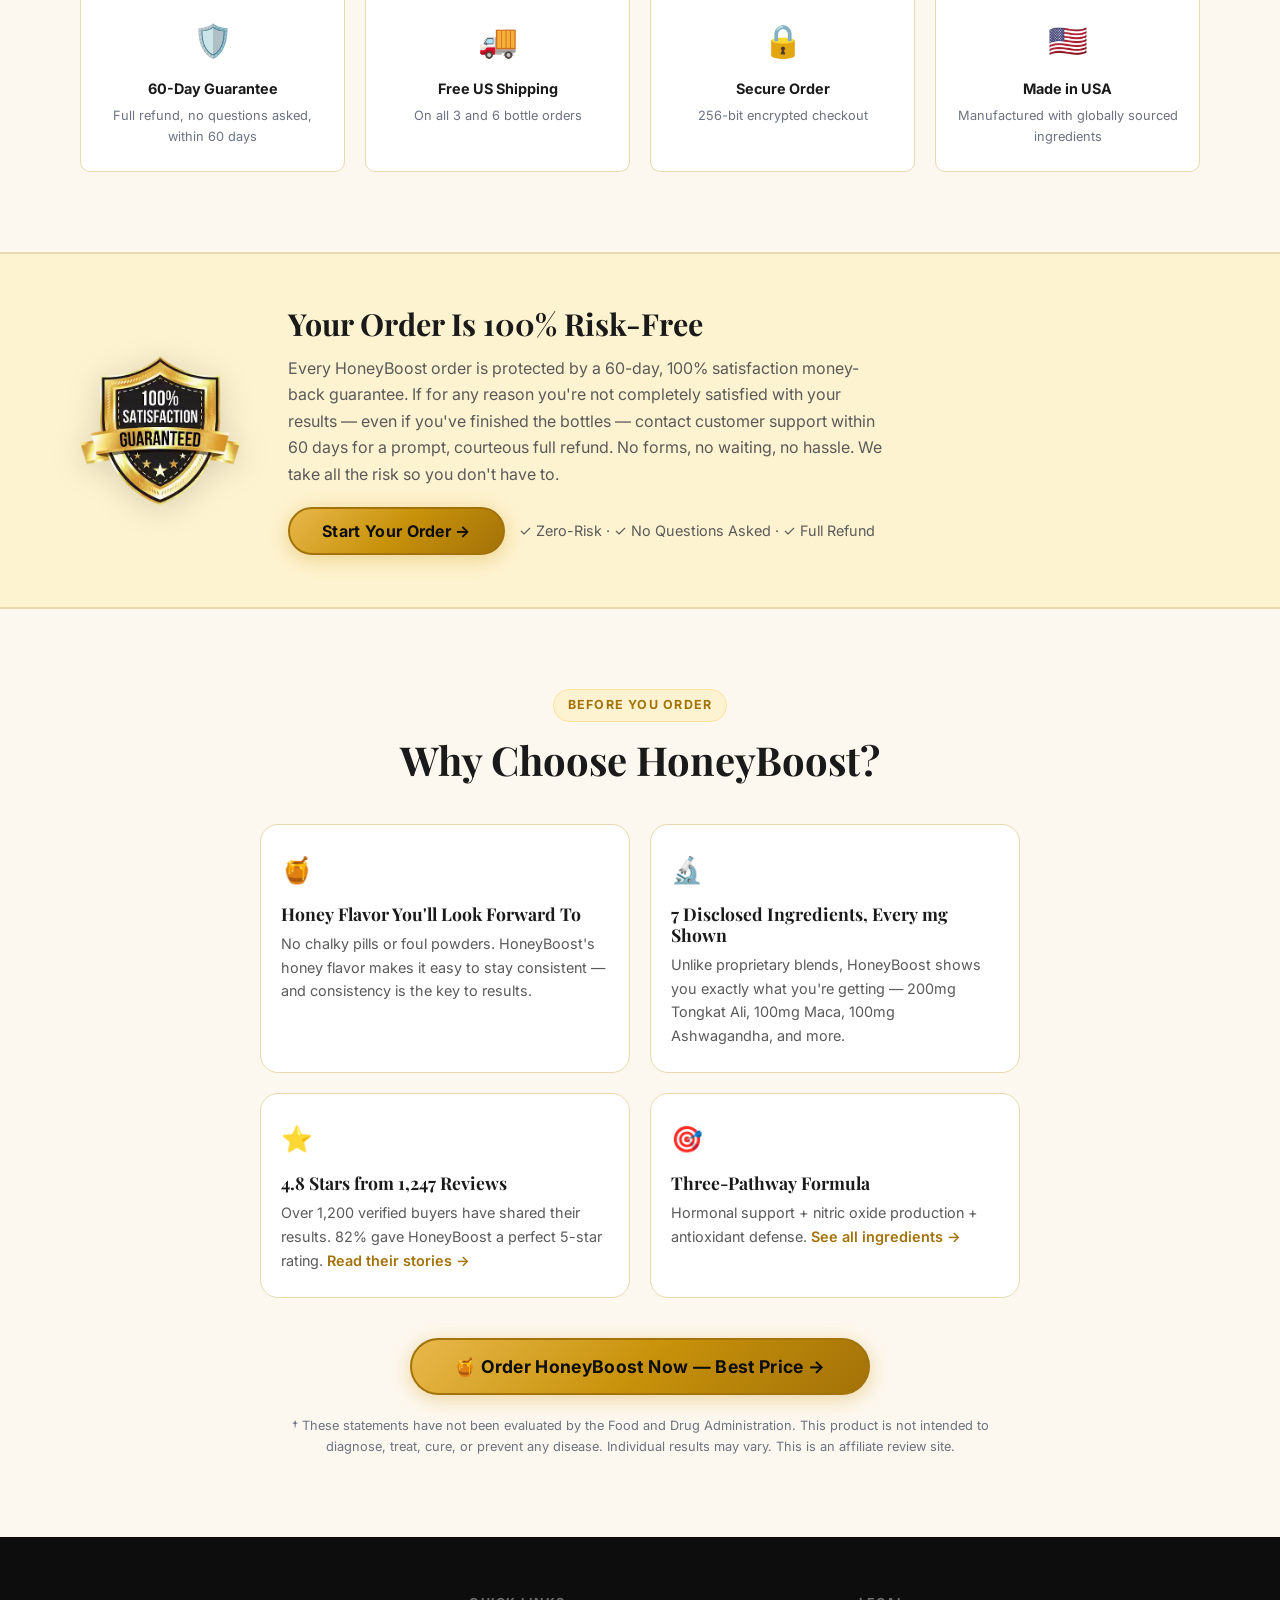
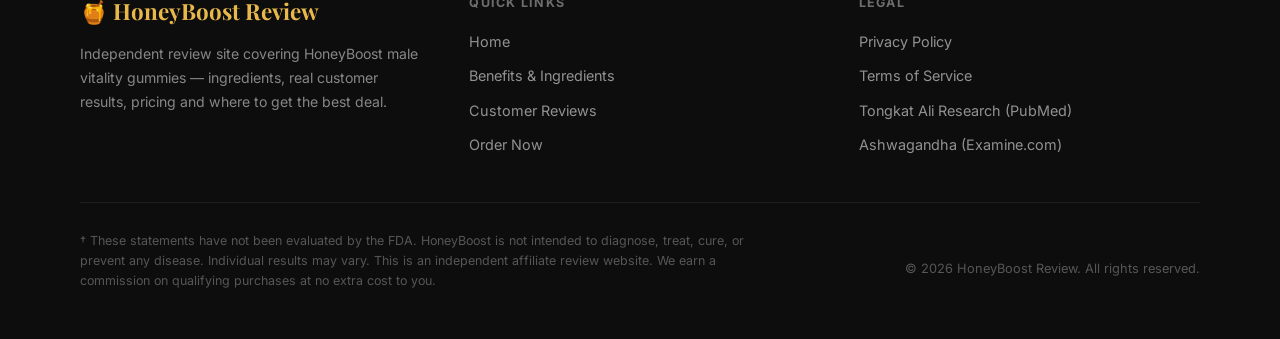
<file: order.html>
<!DOCTYPE html>
<html lang="en">
<head>
<meta charset="UTF-8">
<meta name="viewport" content="width=device-width,initial-scale=1">
<title>Order HoneyBoost — Best Price + 60-Day Guarantee 2026</title>
<meta name="description" content="Order HoneyBoost today: 2, 3 or 6 bottle packs. Free shipping on 3+ bottles. 60-day money-back guarantee. Secure checkout. Save up to $780.">
<meta name="keywords" content="order honeyboost, buy honeyboost, honeyboost price, honeyboost discount, honeyboost best deal, honeyboost 6 bottle">
<link rel="canonical" href="https://honeyboostusa.vercel.app/order">
<meta name="robots" content="index,follow,max-snippet:-1,max-image-preview:large">

<meta property="og:type" content="website">
<meta property="og:url" content="https://honeyboostusa.vercel.app/order">
<meta property="og:title" content="Order HoneyBoost — Best Price + 60-Day Guarantee 2026">
<meta property="og:description" content="Order HoneyBoost: 2, 3 or 6 bottle packs. Free US shipping on 3+ bottles. 60-day money-back guarantee. Save up to $780.">
<meta property="og:image" content="https://honeyboostusa.vercel.app/images/honeyboost-6-bottle-pack.webp">
<meta property="og:image:width" content="1200">
<meta property="og:image:height" content="630">
<meta property="og:image:alt" content="HoneyBoost order page — choose your supply pack">
<meta property="og:site_name" content="HoneyBoost Review">
<meta property="og:locale" content="en_US">

<!-- Twitter Card -->
<meta name="twitter:card" content="summary_large_image">
<meta name="twitter:site" content="@honeyboostrev">
<meta name="twitter:title" content="Order HoneyBoost — Best Price + 60-Day Guarantee 2026">
<meta name="twitter:description" content="Order HoneyBoost: 2, 3 or 6 bottle packs. Free US shipping on 3+ bottles. 60-day money-back guarantee. Save up to $780.">
<meta name="twitter:image" content="https://honeyboostusa.vercel.app/images/honeyboost-6-bottle-pack.webp">
<meta name="twitter:image:alt" content="HoneyBoost supply packs — order today">

<link rel="icon" href="/images/favicon.png" type="image/png">
<link rel="preconnect" href="https://fonts.googleapis.com">
<link rel="preconnect" href="https://fonts.gstatic.com" crossorigin>
<link rel="stylesheet" href="https://fonts.googleapis.com/css2?family=Playfair+Display:wght@700;800&family=Inter:wght@400;500;600;700&display=swap">
<link rel="stylesheet" href="/css/style.css">

<style>
.order-pricing-grid{display:grid;grid-template-columns:repeat(3,1fr);gap:28px;margin-top:52px;align-items:start}
.order-card{background:var(--white);border-radius:var(--radius-lg);padding:40px 32px;border:2px solid var(--border);text-align:center;position:relative;transition:all 0.22s ease;box-shadow:var(--shadow-sm)}
.order-card:hover{box-shadow:var(--shadow-lg);border-color:var(--gold)}
.order-card.featured{border-color:var(--gold);box-shadow:0 0 0 4px rgba(200,146,10,0.15),var(--shadow-lg)}
.order-img{width:100%;max-width:180px;margin:0 auto 20px;min-height:160px;filter:drop-shadow(0 8px 24px rgba(200,146,10,0.25))}
.order-name{font-family:'Playfair Display',Georgia,serif;font-size:1.2rem;font-weight:700;color:var(--dark);margin-bottom:4px}
.order-supply{color:var(--gray);font-size:0.85rem;margin-bottom:16px}
.order-price-area{margin:20px 0}
.order-per{font-size:0.82rem;color:var(--gray);text-transform:uppercase;letter-spacing:0.06em}
.order-amount{font-family:'Playfair Display',Georgia,serif;font-size:3rem;font-weight:700;color:var(--gold-dark);line-height:1}
.order-total{font-size:0.9rem;color:var(--gray)}
.order-original{text-decoration:line-through;color:#aaa;font-size:0.85rem}
.order-save{display:inline-block;background:var(--amber);color:var(--gold-dark);border:1px solid var(--border);font-weight:700;font-size:0.82rem;padding:4px 12px;border-radius:12px;margin:8px 0}
.order-features{margin:20px 0;text-align:left}
.order-features li{display:flex;align-items:center;gap:8px;padding:8px 0;font-size:0.9rem;color:var(--text-muted);border-bottom:1px solid var(--gray-light)}
.order-features li:last-child{border-bottom:none}
.order-features li::before{content:'✓';color:var(--gold);font-weight:700;flex-shrink:0}
.trust-row{display:grid;grid-template-columns:repeat(4,1fr);gap:20px;margin-top:52px}
.trust-item{text-align:center;padding:24px 16px;background:var(--white);border-radius:var(--radius);border:1px solid var(--border)}
.trust-icon{font-size:2rem;margin-bottom:10px}
.trust-title{font-weight:700;font-size:0.9rem;margin-bottom:4px}
.trust-desc{color:var(--gray);font-size:0.8rem}
@media(max-width:900px){.order-pricing-grid{grid-template-columns:1fr;max-width:420px;margin-left:auto;margin-right:auto}.trust-row{grid-template-columns:1fr 1fr}}
@media(max-width:500px){.trust-row{grid-template-columns:1fr}}
</style>

<script type="application/ld+json">
{
  "@context":"https://schema.org",
  "@graph":[
    {
      "@type":"WebPage",
      "@id":"https://honeyboostusa.vercel.app/order#webpage",
      "url":"https://honeyboostusa.vercel.app/order",
      "name":"Order HoneyBoost — Save Up to $780 Today",
      "description":"Order HoneyBoost male vitality gummies. Compare 2, 3 and 6 bottle packs. Free shipping on 3+ bottles. 60-day money-back guarantee.",
      "isPartOf":{"@id":"https://honeyboostusa.vercel.app/#website"},
      "breadcrumb":{"@id":"https://honeyboostusa.vercel.app/order#breadcrumb"},
      "inLanguage":"en-US"
    },
    {
      "@type":"BreadcrumbList",
      "@id":"https://honeyboostusa.vercel.app/order#breadcrumb",
      "itemListElement":[
        {"@type":"ListItem","position":1,"name":"Home","item":"https://honeyboostusa.vercel.app/"},
        {"@type":"ListItem","position":2,"name":"Order Now","item":"https://honeyboostusa.vercel.app/order"}
      ]
    },
    {
      "@type":"Product",
      "@id":"https://honeyboostusa.vercel.app/order#product",
      "name":"HoneyBoost",
      "description":"HoneyBoost honey-flavored male vitality gummies with 7 active ingredients.",
      "brand":{"@type":"Brand","name":"HoneyBoost"},
      "image":"https://honeyboostusa.vercel.app/images/honeyboost-6-bottle-pack.webp",
      "aggregateRating":{"@type":"AggregateRating","ratingValue":"4.8","reviewCount":"1247","bestRating":"5","worstRating":"1"},
      "offers":[
        {
          "@type":"Offer","name":"2-Bottle Starter Pack","price":"158.00","priceCurrency":"USD",
          "availability":"https://schema.org/InStock",
          "url":"https://mwebtracepoint.com/13958/510/2/?&subid=HoneyBoostC",
          "validFrom":"2026-10-30","priceValidUntil":"2027-12-31",
          "shippingDetails":{"@type":"OfferShippingDetails","shippingRate":{"@type":"MonetaryAmount","value":"9.99","currency":"USD"},"shippingDestination":{"@type":"DefinedRegion","addressCountry":"US"},"deliveryTime":{"@type":"ShippingDeliveryTime","handlingTime":{"@type":"QuantitativeValue","minValue":1,"maxValue":2,"unitCode":"DAY"},"transitTime":{"@type":"QuantitativeValue","minValue":3,"maxValue":7,"unitCode":"DAY"}}},
          "hasMerchantReturnPolicy":{"@type":"MerchantReturnPolicy","applicableCountry":"US","returnPolicyCategory":"https://schema.org/MerchantReturnFiniteReturnWindow","merchantReturnDays":60,"returnMethod":"https://schema.org/ReturnByMail","returnFees":"https://schema.org/FreeReturn"}
        },
        {
          "@type":"Offer","name":"3-Bottle Most Popular Pack","price":"207.00","priceCurrency":"USD",
          "availability":"https://schema.org/InStock",
          "url":"https://mwebtracepoint.com/13958/510/2/?&subid=HoneyBoostC",
          "validFrom":"2026-10-30","priceValidUntil":"2027-12-31",
          "shippingDetails":{"@type":"OfferShippingDetails","shippingRate":{"@type":"MonetaryAmount","value":"0","currency":"USD"},"shippingDestination":{"@type":"DefinedRegion","addressCountry":"US"},"deliveryTime":{"@type":"ShippingDeliveryTime","handlingTime":{"@type":"QuantitativeValue","minValue":1,"maxValue":2,"unitCode":"DAY"},"transitTime":{"@type":"QuantitativeValue","minValue":3,"maxValue":7,"unitCode":"DAY"}}},
          "hasMerchantReturnPolicy":{"@type":"MerchantReturnPolicy","applicableCountry":"US","returnPolicyCategory":"https://schema.org/MerchantReturnFiniteReturnWindow","merchantReturnDays":60,"returnMethod":"https://schema.org/ReturnByMail","returnFees":"https://schema.org/FreeReturn"}
        },
        {
          "@type":"Offer","name":"6-Bottle Best Value Pack","price":"294.00","priceCurrency":"USD",
          "availability":"https://schema.org/InStock",
          "url":"https://mwebtracepoint.com/13958/510/2/?&subid=HoneyBoostC",
          "validFrom":"2026-10-30","priceValidUntil":"2027-12-31",
          "shippingDetails":{"@type":"OfferShippingDetails","shippingRate":{"@type":"MonetaryAmount","value":"0","currency":"USD"},"shippingDestination":{"@type":"DefinedRegion","addressCountry":"US"},"deliveryTime":{"@type":"ShippingDeliveryTime","handlingTime":{"@type":"QuantitativeValue","minValue":1,"maxValue":2,"unitCode":"DAY"},"transitTime":{"@type":"QuantitativeValue","minValue":3,"maxValue":7,"unitCode":"DAY"}}},
          "hasMerchantReturnPolicy":{"@type":"MerchantReturnPolicy","applicableCountry":"US","returnPolicyCategory":"https://schema.org/MerchantReturnFiniteReturnWindow","merchantReturnDays":60,"returnMethod":"https://schema.org/ReturnByMail","returnFees":"https://schema.org/FreeReturn"}
        }
      ]
    }
  ]
}
</script>

<script type="application/ld+json">
{
  "@context":"https://schema.org",
  "@type":"FAQPage",
  "mainEntity":[
    {
      "@type":"Question",
      "name":"How do I order HoneyBoost?",
      "acceptedAnswer":{"@type":"Answer","text":"Click any 'Order Now' button on this page to be taken to the secure checkout. Choose your preferred pack size — 2, 3 or 6 bottles — and complete your order. All orders ship from the USA."}
    },
    {
      "@type":"Question",
      "name":"Which HoneyBoost pack is the best value?",
      "acceptedAnswer":{"@type":"Answer","text":"The 6-bottle pack offers the greatest savings at $49 per bottle — a saving of up to $780 compared to buying individually. It also includes free US shipping. Most customers who have experienced results choose the 6-bottle supply."}
    },
    {
      "@type":"Question",
      "name":"Does HoneyBoost ship free?",
      "acceptedAnswer":{"@type":"Answer","text":"Yes — free US shipping is included with the 3-bottle and 6-bottle packs. The 2-bottle starter pack ships for a small fee. All orders are dispatched within 1–2 business days and arrive within 3–7 business days."}
    },
    {
      "@type":"Question",
      "name":"What is HoneyBoost's money-back guarantee?",
      "acceptedAnswer":{"@type":"Answer","text":"HoneyBoost comes with a 60-day, 100% money-back guarantee. If you are not satisfied for any reason within 60 days of purchase, contact the manufacturer for a full refund — no questions asked."}
    },
    {
      "@type":"Question",
      "name":"Is my order secure?",
      "acceptedAnswer":{"@type":"Answer","text":"Yes. All orders are processed through an SSL-encrypted, secure checkout. Your payment information is never stored on this site. We use industry-standard security for all transactions."}
    }
  ]
}
</script>
</head>
<body>

<!-- HEADER -->
<header class="site-header" role="banner">
  <div class="container nav-inner">
    <a href="/" class="nav-logo" aria-label="HoneyBoost — Home">🍯 <span>Honey<span style="color:var(--gold-light)">Boost</span></span></a>
    <nav role="navigation" aria-label="Primary navigation">
      <ul class="nav-links" role="list">
        <li role="listitem" class="nav-dropdown">
          <a href="/">Home</a>
          <div class="nav-dropdown-menu" role="menu">
            <a href="/#how-it-works" role="menuitem">How It Works</a>
            <a href="/#ingredients" role="menuitem">7 Key Ingredients</a>
            <a href="/#reviews" role="menuitem">Customer Reviews</a>
            <a href="/#pricing" role="menuitem">Pricing &amp; Offers</a>
            <a href="/#faq" role="menuitem">FAQ</a>
          </div>
        </li>
        <li role="listitem"><a href="/benefits">Benefits &amp; Ingredients</a></li>
        <li role="listitem"><a href="/reviews">Customer Reviews</a></li>
        <li role="listitem"><a href="/order" class="nav-cta active">Order Now</a></li>
      </ul>
    </nav>
    <button class="hamburger" id="hamburger" aria-label="Toggle navigation menu" aria-expanded="false">
      <span></span><span></span><span></span>
    </button>
  </div>
  <nav class="mobile-nav" id="mobile-nav" aria-label="Mobile navigation">
    <a href="/">Home</a>
    <a href="/#how-it-works" style="padding-left:16px;font-size:0.9rem;color:var(--gold-light)">↳ How It Works</a>
    <a href="/#ingredients" style="padding-left:16px;font-size:0.9rem;color:var(--gold-light)">↳ 7 Ingredients</a>
    <a href="/#pricing" style="padding-left:16px;font-size:0.9rem;color:var(--gold-light)">↳ Pricing</a>
    <a href="/#faq" style="padding-left:16px;font-size:0.9rem;color:var(--gold-light)">↳ FAQ</a>
    <a href="/benefits">Benefits &amp; Ingredients</a>
    <a href="/reviews">Customer Reviews</a>
    <a href="/order" class="mobile-cta active">Order Now</a>
  </nav>
</header>

<main id="main-content">

<!-- PAGE HERO -->
<section class="page-hero" aria-labelledby="page-heading">
  <div class="container page-hero-content">
    <nav aria-label="Breadcrumb" class="breadcrumb">
      <a href="/">Home</a>
      <span aria-hidden="true">›</span>
      <span class="current" aria-current="page">Order Now</span>
    </nav>
    <h1 id="page-heading">Order HoneyBoost Today</h1>
    <p class="hero-sub">Choose your supply and lock in your discount. Free shipping on 3+ bottles. 60-day money-back guarantee on every order.</p>
  </div>
</section>

<!-- PRICING SECTION -->
<section class="section" style="background:var(--cream)" aria-labelledby="pricing-heading">
  <div class="container">
    <div class="text-center">
      <div class="section-label">Limited Time Offer</div>
      <h2 class="section-title" id="pricing-heading">Select Your HoneyBoost Package</h2>
      <p class="section-subtitle">Bigger packs save more — most customers choose 3 or 6 bottles for best results and maximum savings.</p>
    </div>

    <div class="order-pricing-grid">
      <!-- 2-bottle -->
      <div class="order-card">
        <div class="price-bottles" style="font-size:0.85rem;color:var(--gray);text-transform:uppercase;letter-spacing:0.06em;font-weight:600">2 Bottles</div>
        <div class="order-supply">60-Day Supply</div>
        <img src="/images/honeyboost-2-bottle-pack.webp" alt="HoneyBoost 2-bottle starter pack" width="180" height="160" class="order-img" loading="lazy" onerror="this.style.display='none';this.insertAdjacentHTML('afterend','<div style=\'font-size:5rem;text-align:center;padding:20px\'>🍯🍯</div>')">
        <div class="order-name">Starter Pack</div>
        <div class="order-price-area">
          <div class="order-per">Per Bottle</div>
          <div class="order-amount">$79</div>
          <div class="order-original">Was $179 each</div>
          <div class="order-total" style="margin-top:4px">Total: $158.00 + shipping</div>
          <div class="order-save">Save $200</div>
        </div>
        <ul class="order-features">
          <li>30 gummies per bottle</li>
          <li>60-day supply total</li>
          <li>All 7 active ingredients</li>
          <li>60-day money-back guarantee</li>
          <li style="color:#aaa">+$9.99 shipping</li>
        </ul>
        <a href="https://mwebtracepoint.com/13958/510/2/?&subid=HoneyBoostC" class="btn btn-outline" style="width:100%;justify-content:center;color:var(--gold-dark);border-color:var(--gold-dark)" target="_blank" rel="noopener sponsored">Select Starter Pack →</a>
      </div>

      <!-- 3-bottle featured -->
      <div class="order-card featured">
        <div class="price-badge">⭐ Most Popular</div>
        <div class="price-bottles" style="font-size:0.85rem;color:var(--gray);text-transform:uppercase;letter-spacing:0.06em;font-weight:600;margin-top:14px">3 Bottles</div>
        <div class="order-supply">90-Day Supply</div>
        <img src="/images/honeyboost-3-bottle-pack.webp" alt="HoneyBoost 3-bottle most popular pack" width="180" height="160" class="order-img" loading="lazy" onerror="this.style.display='none';this.insertAdjacentHTML('afterend','<div style=\'font-size:5rem;text-align:center;padding:20px\'>🍯🍯🍯</div>')">
        <div class="order-name">Popular Pack</div>
        <div class="order-price-area">
          <div class="order-per">Per Bottle</div>
          <div class="order-amount" style="color:var(--gold)">$69</div>
          <div class="order-original">Was $179 each</div>
          <div class="order-total" style="margin-top:4px">Total: $207.00</div>
          <div class="order-save">Save $330 + Free Shipping</div>
        </div>
        <ul class="order-features">
          <li>30 gummies per bottle</li>
          <li>90-day supply total</li>
          <li>All 7 active ingredients</li>
          <li>60-day money-back guarantee</li>
          <li>🚚 Free US shipping</li>
        </ul>
        <a href="https://mwebtracepoint.com/13958/510/2/?&subid=HoneyBoostC" class="btn btn-primary btn-pulse" style="width:100%;justify-content:center" target="_blank" rel="noopener sponsored">🍯 Select Popular Pack →</a>
      </div>

      <!-- 6-bottle -->
      <div class="order-card">
        <div class="price-badge" style="background:linear-gradient(135deg,var(--gold-dark),var(--gold));color:var(--black)">🏆 Best Value</div>
        <div class="price-bottles" style="font-size:0.85rem;color:var(--gray);text-transform:uppercase;letter-spacing:0.06em;font-weight:600;margin-top:14px">6 Bottles</div>
        <div class="order-supply">180-Day Supply</div>
        <img src="/images/honeyboost-6-bottle-pack.webp" alt="HoneyBoost 6-bottle best value pack" width="180" height="160" class="order-img" loading="lazy" onerror="this.style.display='none';this.insertAdjacentHTML('afterend','<div style=\'font-size:5rem;text-align:center;padding:20px\'>🍯</div>')">
        <div class="order-name">Best Value Pack</div>
        <div class="order-price-area">
          <div class="order-per">Per Bottle</div>
          <div class="order-amount">$49</div>
          <div class="order-original">Was $179 each</div>
          <div class="order-total" style="margin-top:4px">Total: $294.00</div>
          <div class="order-save">Save $780 + Free Shipping</div>
        </div>
        <ul class="order-features">
          <li>30 gummies per bottle</li>
          <li>180-day supply total</li>
          <li>All 7 active ingredients</li>
          <li>60-day money-back guarantee</li>
          <li>🚚 Free US shipping</li>
        </ul>
        <a href="https://mwebtracepoint.com/13958/510/2/?&subid=HoneyBoostC" class="btn btn-primary" style="width:100%;justify-content:center" target="_blank" rel="noopener sponsored">Select Best Value →</a>
      </div>
    </div>

    <!-- Trust badges -->
    <div class="trust-row">
      <div class="trust-item">
        <div class="trust-icon">🛡️</div>
        <div class="trust-title">60-Day Guarantee</div>
        <div class="trust-desc">Full refund, no questions asked, within 60 days</div>
      </div>
      <div class="trust-item">
        <div class="trust-icon">🚚</div>
        <div class="trust-title">Free US Shipping</div>
        <div class="trust-desc">On all 3 and 6 bottle orders</div>
      </div>
      <div class="trust-item">
        <div class="trust-icon">🔒</div>
        <div class="trust-title">Secure Order</div>
        <div class="trust-desc">256-bit encrypted checkout</div>
      </div>
      <div class="trust-item">
        <div class="trust-icon">🇺🇸</div>
        <div class="trust-title">Made in USA</div>
        <div class="trust-desc">Manufactured with globally sourced ingredients</div>
      </div>
    </div>
  </div>
</section>

<!-- GUARANTEE -->
<section class="section-sm guarantee-section" aria-labelledby="guarantee-heading">
  <div class="container">
    <div class="guarantee-inner">
      <div class="guarantee-img-wrap">
        <img src="/images/honeyboost-guarantee.webp" alt="HoneyBoost 60-day money-back guarantee" width="160" height="160" loading="lazy" onerror="this.style.display='none';this.parentElement.innerHTML='<div style=\'font-size:5rem;text-align:center\'>🛡️</div>'">
      </div>
      <div class="guarantee-text">
        <h2 id="guarantee-heading">Your Order Is 100% Risk-Free</h2>
        <p>Every HoneyBoost order is protected by a 60-day, 100% satisfaction money-back guarantee. If for any reason you're not completely satisfied with your results — even if you've finished the bottles — contact customer support within 60 days for a prompt, courteous full refund. No forms, no waiting, no hassle. We take all the risk so you don't have to.</p>
        <div style="margin-top:20px;display:flex;flex-wrap:wrap;gap:14px;align-items:center">
          <a href="https://mwebtracepoint.com/13958/510/2/?&subid=HoneyBoostC" class="btn btn-primary" target="_blank" rel="noopener sponsored">Start Your Order →</a>
          <span style="color:var(--text-muted);font-size:0.9rem">✓ Zero-Risk · ✓ No Questions Asked · ✓ Full Refund</span>
        </div>
      </div>
    </div>
  </div>
</section>

<!-- WHY ORDER -->
<section class="section" style="background:var(--cream)" aria-labelledby="why-heading">
  <div class="container" style="max-width:800px;margin:0 auto">
    <div class="text-center">
      <div class="section-label">Before You Order</div>
      <h2 class="section-title" id="why-heading">Why Choose HoneyBoost?</h2>
    </div>
    <div style="display:grid;grid-template-columns:1fr 1fr;gap:20px;margin-top:40px">
      <div style="background:var(--white);border:1px solid var(--border);border-radius:var(--radius-lg);padding:24px 20px">
        <div style="font-size:1.6rem;margin-bottom:12px">🍯</div>
        <h4 style="margin-bottom:8px">Honey Flavor You'll Look Forward To</h4>
        <p style="font-size:0.9rem;color:var(--text-muted)">No chalky pills or foul powders. HoneyBoost's honey flavor makes it easy to stay consistent — and consistency is the key to results.</p>
      </div>
      <div style="background:var(--white);border:1px solid var(--border);border-radius:var(--radius-lg);padding:24px 20px">
        <div style="font-size:1.6rem;margin-bottom:12px">🔬</div>
        <h4 style="margin-bottom:8px">7 Disclosed Ingredients, Every mg Shown</h4>
        <p style="font-size:0.9rem;color:var(--text-muted)">Unlike proprietary blends, HoneyBoost shows you exactly what you're getting — 200mg Tongkat Ali, 100mg Maca, 100mg Ashwagandha, and more.</p>
      </div>
      <div style="background:var(--white);border:1px solid var(--border);border-radius:var(--radius-lg);padding:24px 20px">
        <div style="font-size:1.6rem;margin-bottom:12px">⭐</div>
        <h4 style="margin-bottom:8px">4.8 Stars from 1,247 Reviews</h4>
        <p style="font-size:0.9rem;color:var(--text-muted)">Over 1,200 verified buyers have shared their results. 82% gave HoneyBoost a perfect 5-star rating. <a href="/reviews" style="color:var(--gold-dark);font-weight:600">Read their stories →</a></p>
      </div>
      <div style="background:var(--white);border:1px solid var(--border);border-radius:var(--radius-lg);padding:24px 20px">
        <div style="font-size:1.6rem;margin-bottom:12px">🎯</div>
        <h4 style="margin-bottom:8px">Three-Pathway Formula</h4>
        <p style="font-size:0.9rem;color:var(--text-muted)">Hormonal support + nitric oxide production + antioxidant defense. <a href="/benefits" style="color:var(--gold-dark);font-weight:600">See all ingredients →</a></p>
      </div>
    </div>
    <div style="text-align:center;margin-top:40px">
      <a href="https://mwebtracepoint.com/13958/510/2/?&subid=HoneyBoostC" class="btn btn-primary btn-lg btn-pulse" target="_blank" rel="noopener sponsored">🍯 Order HoneyBoost Now — Best Price →</a>
    </div>
    <p style="text-align:center;margin-top:20px;font-size:0.8rem;color:var(--gray)">&dagger; These statements have not been evaluated by the Food and Drug Administration. This product is not intended to diagnose, treat, cure, or prevent any disease. Individual results may vary. This is an affiliate review site.</p>
  </div>
</section>

</main>

<!-- FOOTER -->
<footer class="site-footer" role="contentinfo">
  <div class="container">
    <div class="footer-grid">
      <div class="footer-brand">
        <div class="logo">🍯 HoneyBoost Review</div>
        <p>Independent review site covering HoneyBoost male vitality gummies — ingredients, real customer results, pricing and where to get the best deal.</p>
      </div>
      <div>
        <div class="footer-heading">Quick Links</div>
        <ul class="footer-links">
          <li><a href="/">Home</a></li>
          <li><a href="/benefits">Benefits &amp; Ingredients</a></li>
          <li><a href="/reviews">Customer Reviews</a></li>
          <li><a href="/order">Order Now</a></li>
        </ul>
      </div>
      <div>
        <div class="footer-heading">Legal</div>
        <ul class="footer-links">
          <li><a href="/privacy">Privacy Policy</a></li>
          <li><a href="/terms">Terms of Service</a></li>
          <li><a href="https://www.ncbi.nlm.nih.gov/pmc/articles/PMC9415500/" target="_blank" rel="noopener noreferrer">Tongkat Ali Research (PubMed)</a></li>
          <li><a href="https://examine.com/supplements/ashwagandha/" target="_blank" rel="noopener noreferrer">Ashwagandha (Examine.com)</a></li>
        </ul>
      </div>
    </div>
    <div class="footer-bottom">
      <p class="footer-disclaimer">&dagger; These statements have not been evaluated by the FDA. HoneyBoost is not intended to diagnose, treat, cure, or prevent any disease. Individual results may vary. This is an independent affiliate review website. We earn a commission on qualifying purchases at no extra cost to you.</p>
      <div class="footer-copy">&copy; 2026 HoneyBoost Review. All rights reserved.</div>
    </div>
  </div>
</footer>

<script src="/js/main.js" defer></script>
</body>
</html>
</file>
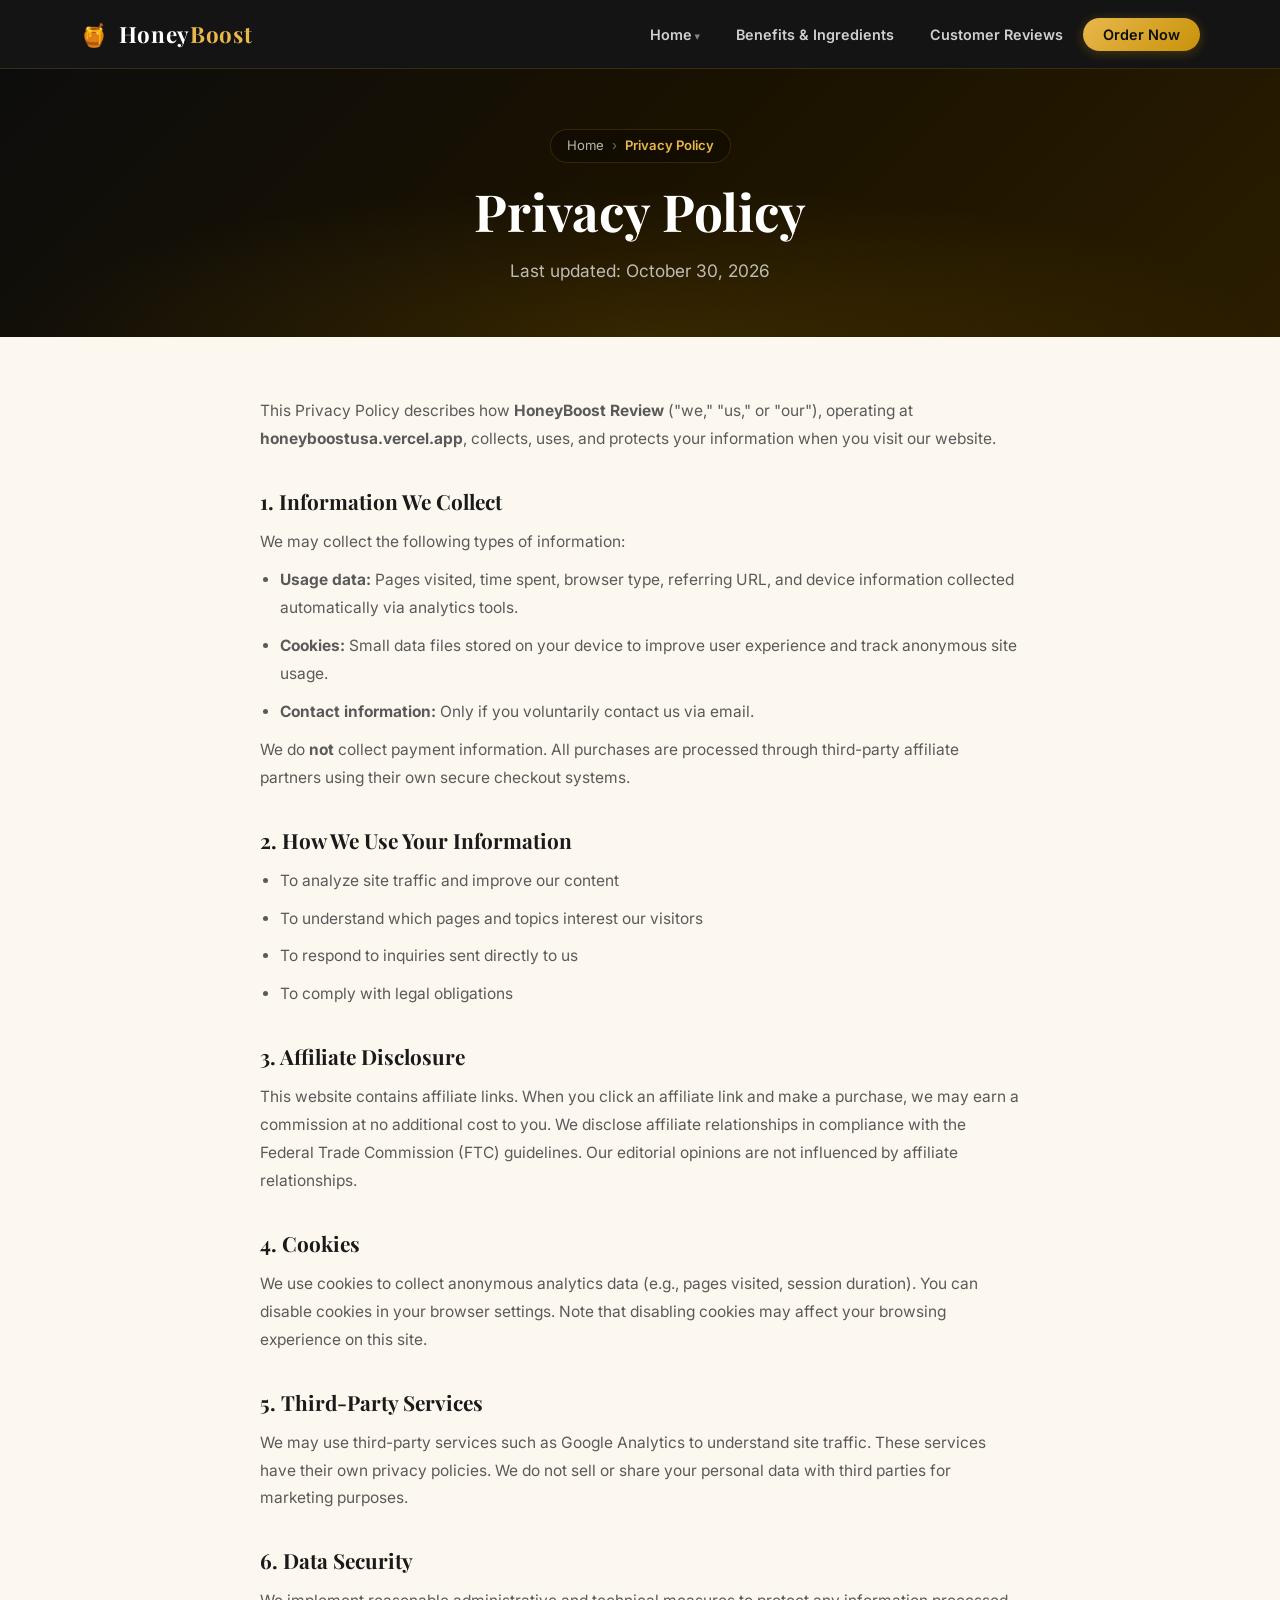
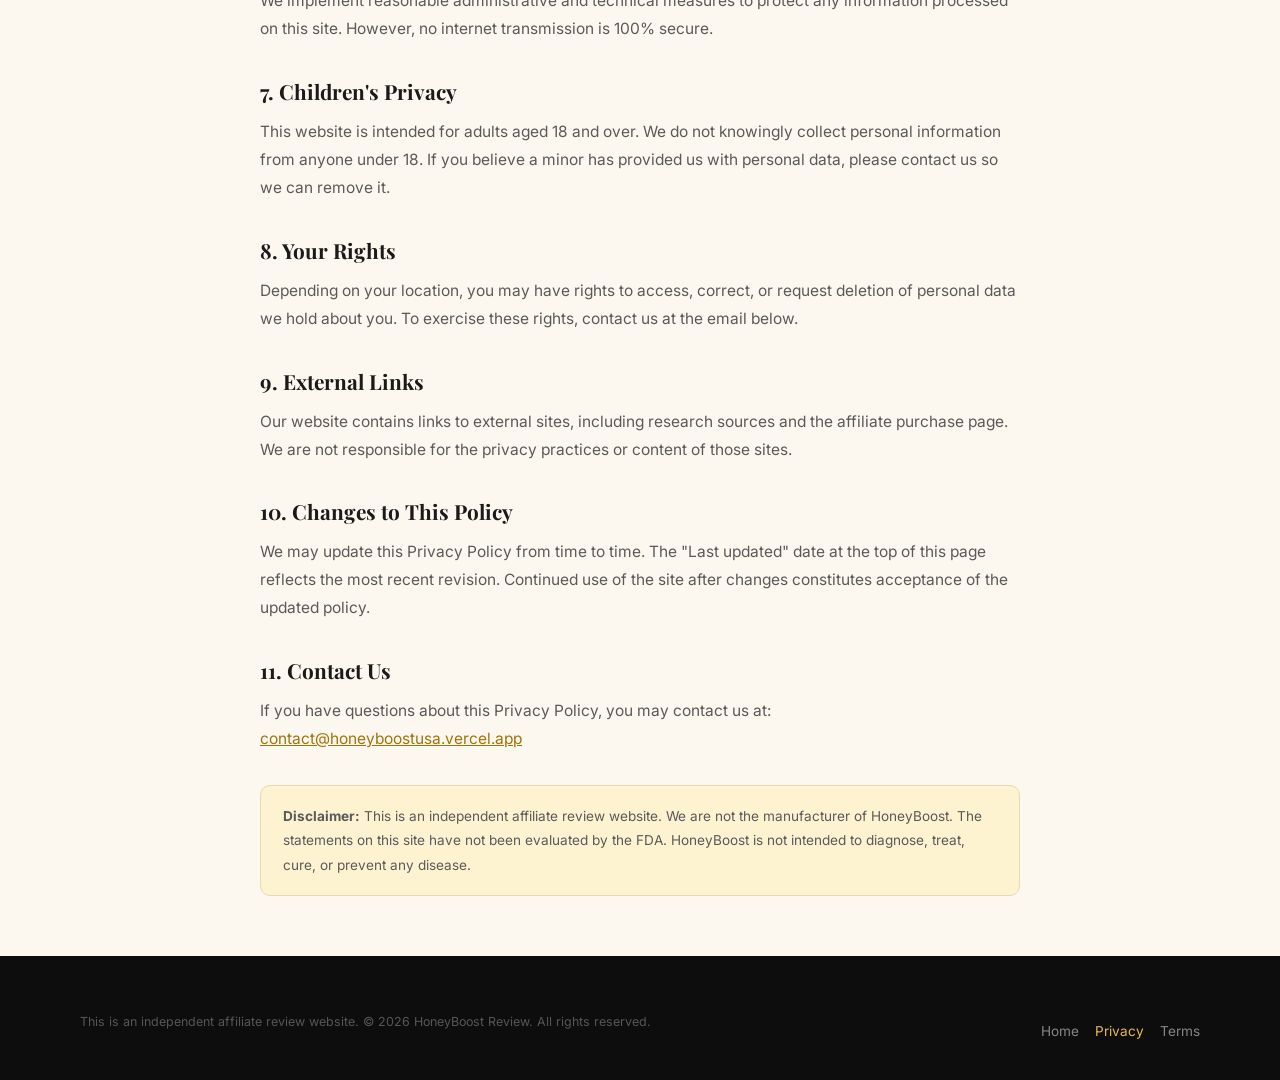
<file: privacy.html>
<!DOCTYPE html>
<html lang="en">
<head>
<meta charset="UTF-8">
<meta name="viewport" content="width=device-width,initial-scale=1">
<title>Privacy Policy | HoneyBoost Review</title>
<meta name="description" content="Privacy Policy for honeyboostusa.vercel.app — how we collect, use and protect your information.">
<link rel="canonical" href="https://honeyboostusa.vercel.app/privacy">
<meta name="robots" content="noindex,follow">
<link rel="icon" href="/images/favicon.png" type="image/png">
<link rel="preconnect" href="https://fonts.googleapis.com">
<link rel="preconnect" href="https://fonts.gstatic.com" crossorigin>
<link rel="stylesheet" href="https://fonts.googleapis.com/css2?family=Playfair+Display:wght@700;800&family=Inter:wght@400;500;600;700&display=swap">
<link rel="stylesheet" href="/css/style.css">
<style>.legal-content{max-width:760px;margin:0 auto;padding:60px 0}.legal-content h2{margin:36px 0 14px;font-size:1.3rem;color:var(--dark)}.legal-content h3{margin:28px 0 10px;font-size:1.05rem;color:var(--dark)}.legal-content p,.legal-content li{color:var(--text-muted);font-size:0.97rem;line-height:1.8;margin-bottom:10px}.legal-content ul{padding-left:20px;list-style:disc}.legal-content a{color:var(--gold-dark);text-decoration:underline}</style>

<script type="application/ld+json">
{
  "@context":"https://schema.org",
  "@graph":[
    {
      "@type":"WebPage",
      "@id":"https://honeyboostusa.vercel.app/privacy#webpage",
      "url":"https://honeyboostusa.vercel.app/privacy",
      "name":"Privacy Policy — HoneyBoost Review",
      "isPartOf":{"@id":"https://honeyboostusa.vercel.app/#website"},
      "breadcrumb":{"@id":"https://honeyboostusa.vercel.app/privacy#breadcrumb"},
      "inLanguage":"en-US"
    },
    {
      "@type":"BreadcrumbList",
      "@id":"https://honeyboostusa.vercel.app/privacy#breadcrumb",
      "itemListElement":[
        {"@type":"ListItem","position":1,"name":"Home","item":"https://honeyboostusa.vercel.app/"},
        {"@type":"ListItem","position":2,"name":"Privacy Policy","item":"https://honeyboostusa.vercel.app/privacy"}
      ]
    }
  ]
}
</script>
</head>
<body>
<header class="site-header" role="banner">
  <div class="container nav-inner">
    <a href="/" class="nav-logo">🍯 <span>Honey<span style="color:var(--gold-light)">Boost</span></span></a>
    <nav role="navigation" aria-label="Primary navigation">
      <ul class="nav-links" role="list">
        <li role="listitem" class="nav-dropdown"><a href="/">Home</a><div class="nav-dropdown-menu" role="menu"><a href="/#how-it-works" role="menuitem">How It Works</a><a href="/#ingredients" role="menuitem">7 Key Ingredients</a><a href="/#reviews" role="menuitem">Reviews</a><a href="/#pricing" role="menuitem">Pricing</a><a href="/#faq" role="menuitem">FAQ</a></div></li>
        <li role="listitem"><a href="/benefits">Benefits &amp; Ingredients</a></li>
        <li role="listitem"><a href="/reviews">Customer Reviews</a></li>
        <li role="listitem"><a href="/order" class="nav-cta">Order Now</a></li>
      </ul>
    </nav>
    <button class="hamburger" id="hamburger" aria-label="Toggle navigation" aria-expanded="false"><span></span><span></span><span></span></button>
  </div>
  <nav class="mobile-nav" id="mobile-nav" aria-label="Mobile navigation">
    <a href="/">Home</a><a href="/benefits">Benefits &amp; Ingredients</a><a href="/reviews">Customer Reviews</a><a href="/order" class="mobile-cta">Order Now</a>
  </nav>
</header>

<main id="main-content">
<section class="page-hero">
  <div class="container page-hero-content">
    <nav aria-label="Breadcrumb" class="breadcrumb">
      <a href="/">Home</a><span aria-hidden="true">›</span><span class="current" aria-current="page">Privacy Policy</span>
    </nav>
    <h1>Privacy Policy</h1>
    <p class="hero-sub">Last updated: October 30, 2026</p>
  </div>
</section>

<section style="background:var(--cream)">
  <div class="container">
    <div class="legal-content">
      <p>This Privacy Policy describes how <strong>HoneyBoost Review</strong> ("we," "us," or "our"), operating at <strong>honeyboostusa.vercel.app</strong>, collects, uses, and protects your information when you visit our website.</p>

      <h2>1. Information We Collect</h2>
      <p>We may collect the following types of information:</p>
      <ul>
        <li><strong>Usage data:</strong> Pages visited, time spent, browser type, referring URL, and device information collected automatically via analytics tools.</li>
        <li><strong>Cookies:</strong> Small data files stored on your device to improve user experience and track anonymous site usage.</li>
        <li><strong>Contact information:</strong> Only if you voluntarily contact us via email.</li>
      </ul>
      <p>We do <strong>not</strong> collect payment information. All purchases are processed through third-party affiliate partners using their own secure checkout systems.</p>

      <h2>2. How We Use Your Information</h2>
      <ul>
        <li>To analyze site traffic and improve our content</li>
        <li>To understand which pages and topics interest our visitors</li>
        <li>To respond to inquiries sent directly to us</li>
        <li>To comply with legal obligations</li>
      </ul>

      <h2>3. Affiliate Disclosure</h2>
      <p>This website contains affiliate links. When you click an affiliate link and make a purchase, we may earn a commission at no additional cost to you. We disclose affiliate relationships in compliance with the Federal Trade Commission (FTC) guidelines. Our editorial opinions are not influenced by affiliate relationships.</p>

      <h2>4. Cookies</h2>
      <p>We use cookies to collect anonymous analytics data (e.g., pages visited, session duration). You can disable cookies in your browser settings. Note that disabling cookies may affect your browsing experience on this site.</p>

      <h2>5. Third-Party Services</h2>
      <p>We may use third-party services such as Google Analytics to understand site traffic. These services have their own privacy policies. We do not sell or share your personal data with third parties for marketing purposes.</p>

      <h2>6. Data Security</h2>
      <p>We implement reasonable administrative and technical measures to protect any information processed on this site. However, no internet transmission is 100% secure.</p>

      <h2>7. Children's Privacy</h2>
      <p>This website is intended for adults aged 18 and over. We do not knowingly collect personal information from anyone under 18. If you believe a minor has provided us with personal data, please contact us so we can remove it.</p>

      <h2>8. Your Rights</h2>
      <p>Depending on your location, you may have rights to access, correct, or request deletion of personal data we hold about you. To exercise these rights, contact us at the email below.</p>

      <h2>9. External Links</h2>
      <p>Our website contains links to external sites, including research sources and the affiliate purchase page. We are not responsible for the privacy practices or content of those sites.</p>

      <h2>10. Changes to This Policy</h2>
      <p>We may update this Privacy Policy from time to time. The "Last updated" date at the top of this page reflects the most recent revision. Continued use of the site after changes constitutes acceptance of the updated policy.</p>

      <h2>11. Contact Us</h2>
      <p>If you have questions about this Privacy Policy, you may contact us at: <a href="mailto:contact@honeyboostusa.vercel.app">contact@honeyboostusa.vercel.app</a></p>

      <div style="background:var(--amber);border:1px solid var(--border);border-radius:var(--radius);padding:18px 22px;margin-top:32px">
        <p style="margin:0;font-size:0.85rem"><strong>Disclaimer:</strong> This is an independent affiliate review website. We are not the manufacturer of HoneyBoost. The statements on this site have not been evaluated by the FDA. HoneyBoost is not intended to diagnose, treat, cure, or prevent any disease.</p>
      </div>
    </div>
  </div>
</section>
</main>

<footer class="site-footer" role="contentinfo">
  <div class="container">
    <div class="footer-bottom" style="border-top:none;padding-top:0">
      <p class="footer-disclaimer">This is an independent affiliate review website. &copy; 2026 HoneyBoost Review. All rights reserved.</p>
      <nav aria-label="Footer navigation"><a href="/" style="color:rgba(255,255,255,0.5);font-size:0.85rem;margin-right:16px">Home</a><a href="/privacy" style="color:var(--gold-light);font-size:0.85rem;margin-right:16px">Privacy</a><a href="/terms" style="color:rgba(255,255,255,0.5);font-size:0.85rem">Terms</a></nav>
    </div>
  </div>
</footer>
<script src="/js/main.js" defer></script>
</body>
</html>
</file>
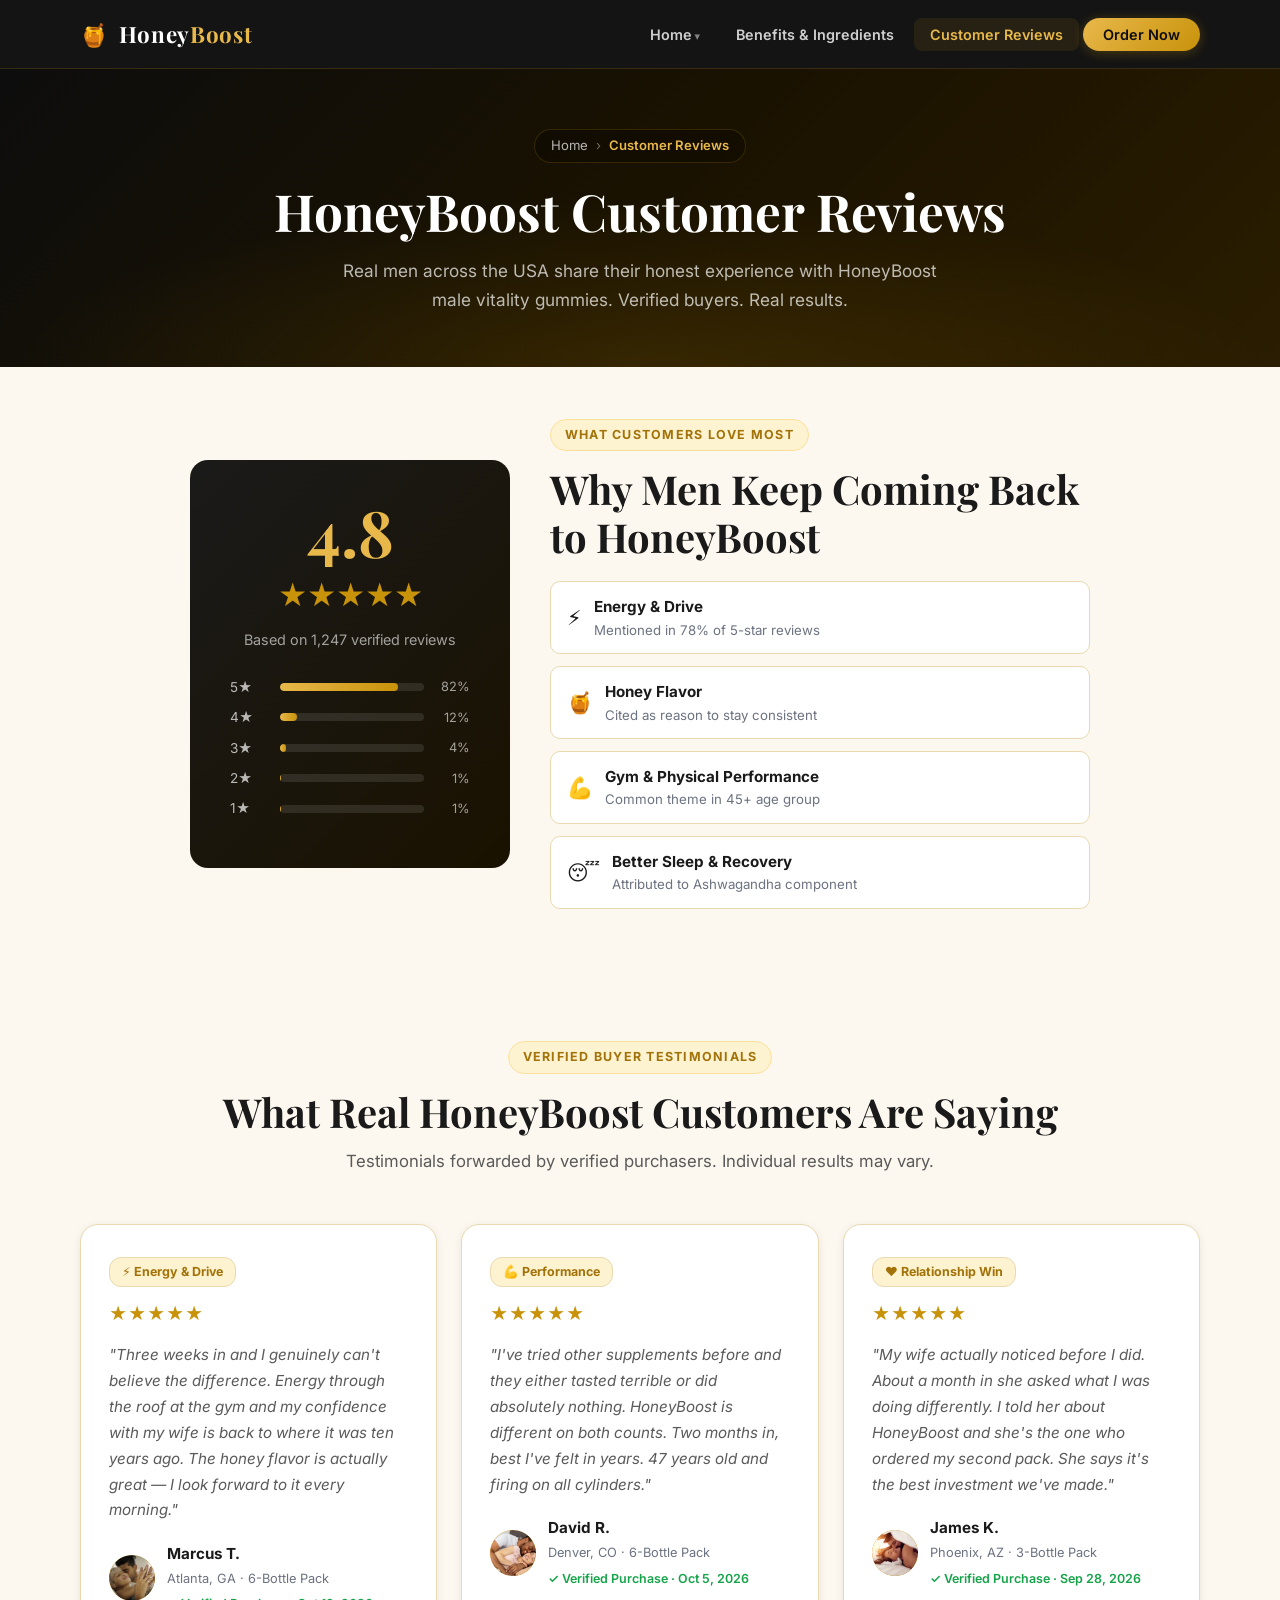
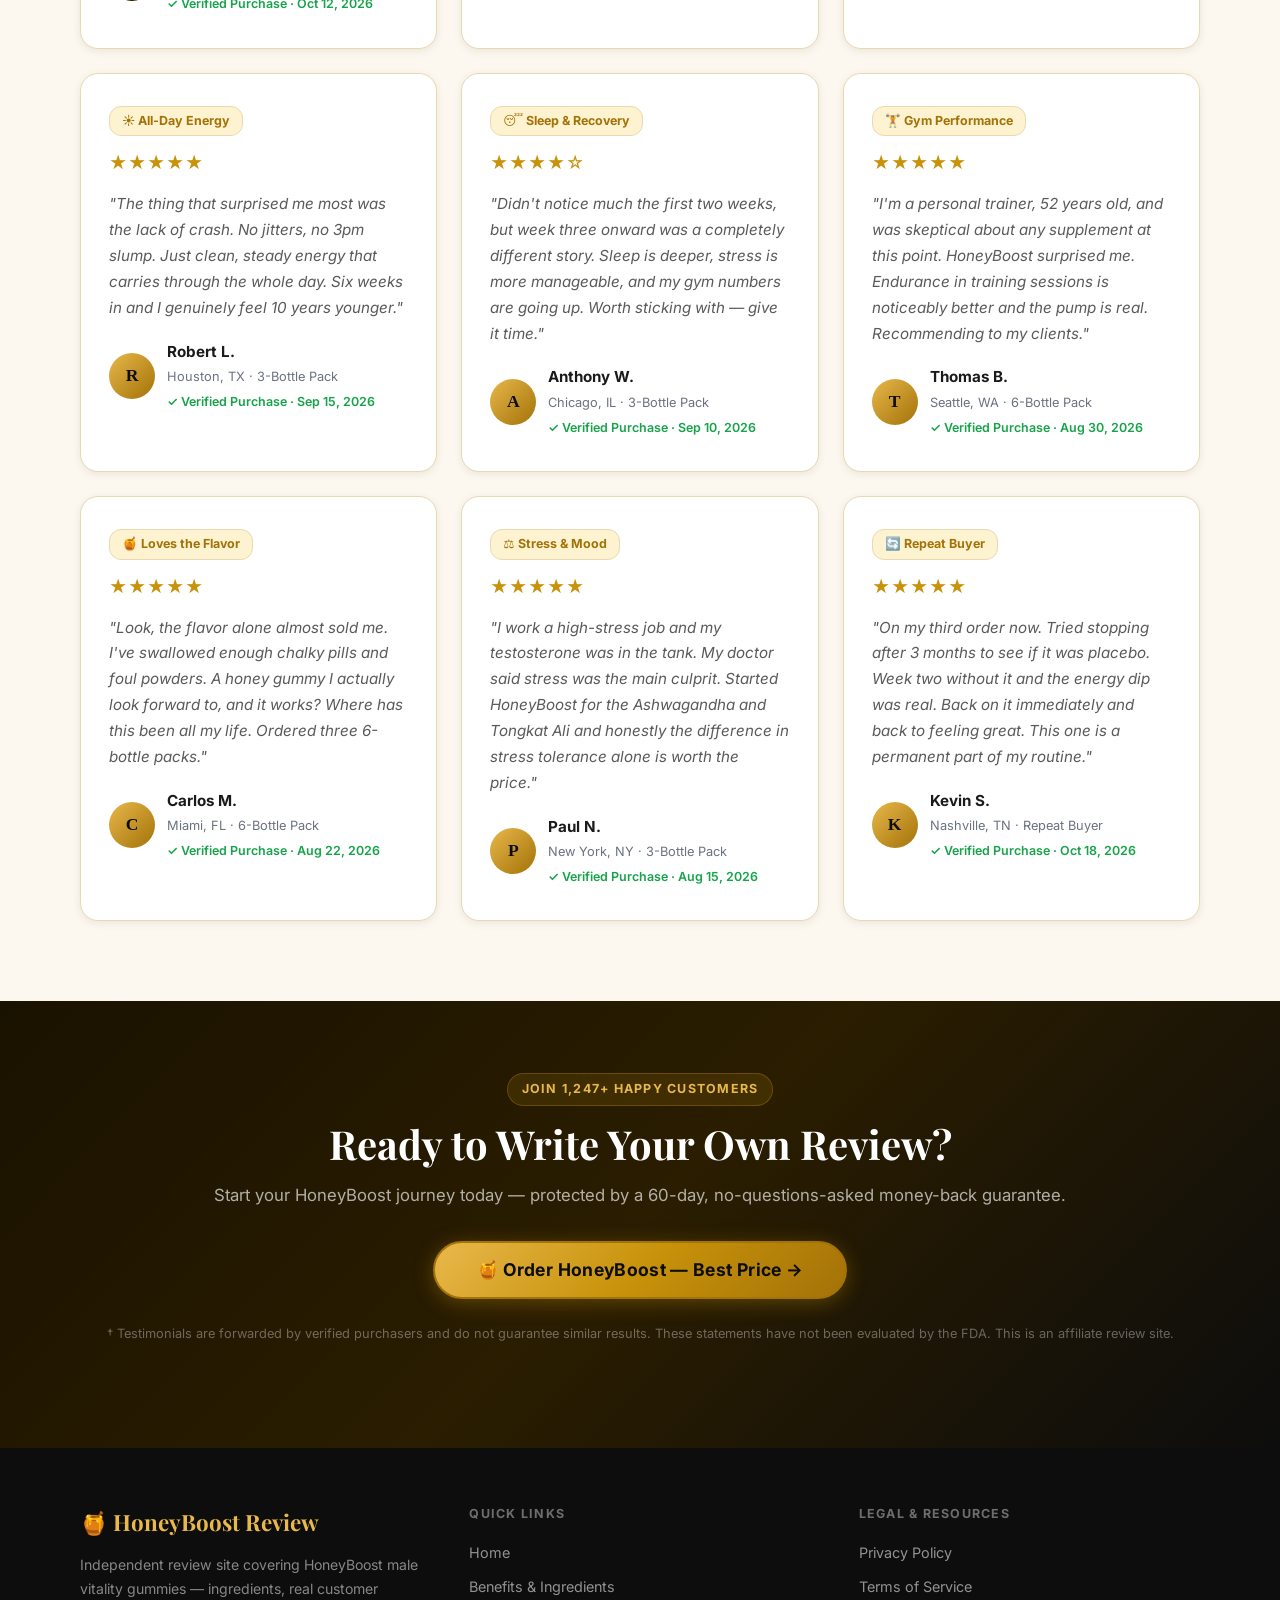
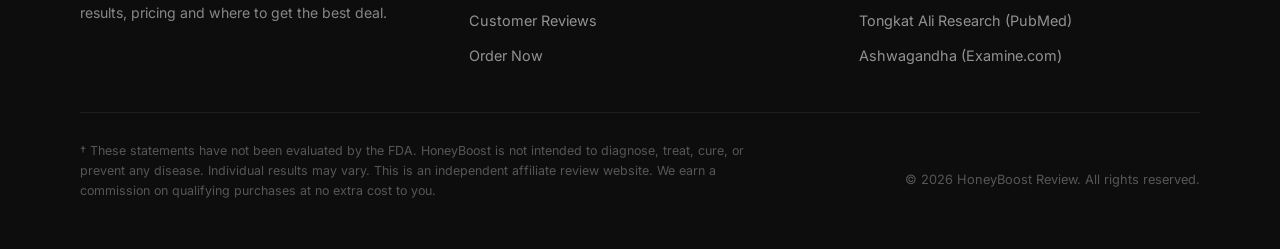
<file: reviews.html>
<!DOCTYPE html>
<html lang="en">
<head>
<meta charset="UTF-8">
<meta name="viewport" content="width=device-width,initial-scale=1">
<title>HoneyBoost Reviews 2026 — Real Customer Results & Ratings</title>
<meta name="description" content="HoneyBoost customer reviews: real men share energy, drive & stamina results. 4.8★ from 1,247 buyers. See honest testimonials before you order.">
<meta name="keywords" content="honeyboost reviews, honeyboost customer results, honeyboost testimonials, does honeyboost work, honeyboost real reviews 2026">
<link rel="canonical" href="https://honeyboostusa.vercel.app/reviews">
<meta name="robots" content="index,follow,max-snippet:-1,max-image-preview:large">

<meta property="og:type" content="article">
<meta property="og:url" content="https://honeyboostusa.vercel.app/reviews">
<meta property="og:title" content="HoneyBoost Reviews 2026 — Real Customer Results & Ratings">
<meta property="og:description" content="Verified customer reviews of HoneyBoost male vitality gummies. 4.8★ from 1,247 buyers — energy, drive and confidence results.">
<meta property="og:image" content="https://honeyboostusa.vercel.app/images/honeyboost-6-bottle-pack.webp">
<meta property="og:image:width" content="1200">
<meta property="og:image:height" content="630">
<meta property="og:image:alt" content="HoneyBoost customer reviews — 4.8 stars from verified buyers">
<meta property="og:site_name" content="HoneyBoost Review">
<meta property="og:locale" content="en_US">

<!-- Twitter Card -->
<meta name="twitter:card" content="summary_large_image">
<meta name="twitter:site" content="@honeyboostrev">
<meta name="twitter:title" content="HoneyBoost Reviews 2026 — Real Customer Results & Ratings">
<meta name="twitter:description" content="4.8★ from 1,247 verified buyers. Real men share HoneyBoost results — energy, drive, stamina and confidence improvements.">
<meta name="twitter:image" content="https://honeyboostusa.vercel.app/images/honeyboost-6-bottle-pack.webp">
<meta name="twitter:image:alt" content="HoneyBoost — 4.8 star customer reviews">

<link rel="icon" href="/images/favicon.png" type="image/png">
<link rel="preconnect" href="https://fonts.googleapis.com">
<link rel="preconnect" href="https://fonts.gstatic.com" crossorigin>
<link rel="stylesheet" href="https://fonts.googleapis.com/css2?family=Playfair+Display:wght@700;800&family=Inter:wght@400;500;600;700&display=swap">
<link rel="stylesheet" href="/css/style.css">

<style>
.reviews-full-grid{display:grid;grid-template-columns:repeat(3,1fr);gap:24px;margin-top:48px}
.review-card-lg{background:var(--white);border-radius:var(--radius-lg);padding:32px 28px;border:1px solid var(--border);box-shadow:var(--shadow-sm);transition:all 0.22s ease}
.review-card-lg:hover{box-shadow:var(--shadow);border-color:var(--gold)}
.review-result-tag{display:inline-flex;align-items:center;gap:6px;background:var(--amber);border:1px solid var(--border);color:var(--gold-dark);font-size:0.78rem;font-weight:700;padding:4px 12px;border-radius:12px;margin-bottom:12px}
.rating-summary{background:linear-gradient(135deg,var(--dark),#1a1200);border-radius:var(--radius-lg);padding:40px;text-align:center;color:var(--white)}
.rating-big{font-family:'Playfair Display',Georgia,serif;font-size:4rem;font-weight:700;color:var(--gold-light);line-height:1}
.rating-stars{font-size:1.8rem;color:var(--gold);margin:8px 0}
.rating-count{color:rgba(255,255,255,0.6);font-size:0.9rem}
.rating-bars{margin-top:24px;text-align:left}
.rating-bar-row{display:flex;align-items:center;gap:10px;margin-bottom:8px}
.rating-bar-label{color:rgba(255,255,255,0.7);font-size:0.85rem;width:40px;flex-shrink:0}
.rating-bar-track{flex:1;height:8px;background:rgba(255,255,255,0.1);border-radius:4px;overflow:hidden}
.rating-bar-fill{height:100%;background:linear-gradient(90deg,var(--gold-light),var(--gold));border-radius:4px}
.rating-bar-pct{color:rgba(255,255,255,0.6);font-size:0.8rem;width:36px;text-align:right;flex-shrink:0}
@media(max-width:900px){.reviews-full-grid{grid-template-columns:1fr 1fr}}
@media(max-width:600px){.reviews-full-grid{grid-template-columns:1fr}}
</style>

<script type="application/ld+json">
{
  "@context":"https://schema.org",
  "@graph":[
    {
      "@type":"WebPage",
      "@id":"https://honeyboostusa.vercel.app/reviews#webpage",
      "url":"https://honeyboostusa.vercel.app/reviews",
      "name":"HoneyBoost Customer Reviews 2026 — Real Men Share Their Results",
      "description":"Verified customer reviews of HoneyBoost male vitality gummies. Real men share energy, drive and confidence results.",
      "isPartOf":{"@id":"https://honeyboostusa.vercel.app/#website"},
      "breadcrumb":{"@id":"https://honeyboostusa.vercel.app/reviews#breadcrumb"},
      "inLanguage":"en-US"
    },
    {
      "@type":"BreadcrumbList",
      "@id":"https://honeyboostusa.vercel.app/reviews#breadcrumb",
      "itemListElement":[
        {"@type":"ListItem","position":1,"name":"Home","item":"https://honeyboostusa.vercel.app/"},
        {"@type":"ListItem","position":2,"name":"Customer Reviews","item":"https://honeyboostusa.vercel.app/reviews"}
      ]
    },
    {
      "@type":"Product",
      "@id":"https://honeyboostusa.vercel.app/reviews#product",
      "name":"HoneyBoost",
      "description":"HoneyBoost is a honey-flavored male vitality dietary supplement gummy with 7 active ingredients — Tongkat Ali, Maca Root, Ashwagandha, Epimedium, L-Arginine, Beetroot and Grape Seed Extract — formulated to support male drive, stamina and performance.",
      "category":"Dietary Supplement",
      "brand":{"@type":"Brand","name":"HoneyBoost"},
      "image":"https://honeyboostusa.vercel.app/images/honeyboost-6-bottle-pack.webp",
      "offers":[
        {
          "@type":"Offer",
          "name":"2-Bottle Starter Pack",
          "price":"158.00",
          "priceCurrency":"USD",
          "availability":"https://schema.org/InStock",
          "url":"https://mwebtracepoint.com/13958/510/2/?&subid=HoneyBoostC",
          "validFrom":"2026-10-30","priceValidUntil":"2027-12-31",
          "shippingDetails":{"@type":"OfferShippingDetails","shippingRate":{"@type":"MonetaryAmount","value":"9.99","currency":"USD"},"shippingDestination":{"@type":"DefinedRegion","addressCountry":"US"},"deliveryTime":{"@type":"ShippingDeliveryTime","handlingTime":{"@type":"QuantitativeValue","minValue":1,"maxValue":2,"unitCode":"DAY"},"transitTime":{"@type":"QuantitativeValue","minValue":3,"maxValue":7,"unitCode":"DAY"}}},
          "hasMerchantReturnPolicy":{"@type":"MerchantReturnPolicy","applicableCountry":"US","returnPolicyCategory":"https://schema.org/MerchantReturnFiniteReturnWindow","merchantReturnDays":60,"returnMethod":"https://schema.org/ReturnByMail","returnFees":"https://schema.org/FreeReturn"}
        },
        {
          "@type":"Offer",
          "name":"3-Bottle Most Popular Pack",
          "price":"207.00",
          "priceCurrency":"USD",
          "availability":"https://schema.org/InStock",
          "url":"https://mwebtracepoint.com/13958/510/2/?&subid=HoneyBoostC",
          "validFrom":"2026-10-30","priceValidUntil":"2027-12-31",
          "shippingDetails":{"@type":"OfferShippingDetails","shippingRate":{"@type":"MonetaryAmount","value":"0","currency":"USD"},"shippingDestination":{"@type":"DefinedRegion","addressCountry":"US"},"deliveryTime":{"@type":"ShippingDeliveryTime","handlingTime":{"@type":"QuantitativeValue","minValue":1,"maxValue":2,"unitCode":"DAY"},"transitTime":{"@type":"QuantitativeValue","minValue":3,"maxValue":7,"unitCode":"DAY"}}},
          "hasMerchantReturnPolicy":{"@type":"MerchantReturnPolicy","applicableCountry":"US","returnPolicyCategory":"https://schema.org/MerchantReturnFiniteReturnWindow","merchantReturnDays":60,"returnMethod":"https://schema.org/ReturnByMail","returnFees":"https://schema.org/FreeReturn"}
        },
        {
          "@type":"Offer",
          "name":"6-Bottle Best Value Pack",
          "price":"294.00",
          "priceCurrency":"USD",
          "availability":"https://schema.org/InStock",
          "url":"https://mwebtracepoint.com/13958/510/2/?&subid=HoneyBoostC",
          "validFrom":"2026-10-30","priceValidUntil":"2027-12-31",
          "shippingDetails":{"@type":"OfferShippingDetails","shippingRate":{"@type":"MonetaryAmount","value":"0","currency":"USD"},"shippingDestination":{"@type":"DefinedRegion","addressCountry":"US"},"deliveryTime":{"@type":"ShippingDeliveryTime","handlingTime":{"@type":"QuantitativeValue","minValue":1,"maxValue":2,"unitCode":"DAY"},"transitTime":{"@type":"QuantitativeValue","minValue":3,"maxValue":7,"unitCode":"DAY"}}},
          "hasMerchantReturnPolicy":{"@type":"MerchantReturnPolicy","applicableCountry":"US","returnPolicyCategory":"https://schema.org/MerchantReturnFiniteReturnWindow","merchantReturnDays":60,"returnMethod":"https://schema.org/ReturnByMail","returnFees":"https://schema.org/FreeReturn"}
        }
      ],
      "aggregateRating":{
        "@type":"AggregateRating",
        "ratingValue":"4.8",
        "reviewCount":"1247",
        "bestRating":"5",
        "worstRating":"1"
      },
      "review":[
        {
          "@type":"Review","author":{"@type":"Person","name":"Marcus T."},
          "datePublished":"2026-10-12","reviewRating":{"@type":"Rating","ratingValue":"5","bestRating":"5"},
          "name":"Noticeable difference after 3 weeks",
          "reviewBody":"Three weeks in and I genuinely can't believe the difference. Energy through the roof at the gym and my confidence with my wife is back. The honey flavor is actually great."
        },
        {
          "@type":"Review","author":{"@type":"Person","name":"David R."},
          "datePublished":"2026-10-05","reviewRating":{"@type":"Rating","ratingValue":"5","bestRating":"5"},
          "name":"Best men's gummy I've tried",
          "reviewBody":"47 years old and firing on all cylinders. Two months in, best I've felt in years."
        },
        {
          "@type":"Review","author":{"@type":"Person","name":"James K."},
          "datePublished":"2026-09-28","reviewRating":{"@type":"Rating","ratingValue":"5","bestRating":"5"},
          "name":"My wife noticed before I did",
          "reviewBody":"About a month in she asked what I was doing differently. She's the one who ordered my second pack now."
        },
        {
          "@type":"Review","author":{"@type":"Person","name":"Robert L."},
          "datePublished":"2026-09-15","reviewRating":{"@type":"Rating","ratingValue":"5","bestRating":"5"},
          "name":"Steady energy all day",
          "reviewBody":"No crash, no jitters — just clean, steady energy. I've been taking it for 6 weeks and the fatigue I used to feel by 3pm is mostly gone."
        },
        {
          "@type":"Review","author":{"@type":"Person","name":"Anthony W."},
          "datePublished":"2026-09-10","reviewRating":{"@type":"Rating","ratingValue":"4","bestRating":"5"},
          "name":"Good product, takes time",
          "reviewBody":"Didn't notice much the first two weeks but week 3 onward was a different story. Definitely worth sticking with."
        }
      ]
    }
  ]
}
</script>

<script type="application/ld+json">
{
  "@context":"https://schema.org",
  "@type":"FAQPage",
  "mainEntity":[
    {
      "@type":"Question",
      "name":"Does HoneyBoost really work?",
      "acceptedAnswer":{"@type":"Answer","text":"Based on verified customer reviews, most men report noticeable improvements in energy, drive and stamina within 2–4 weeks of consistent use. Individual results vary. HoneyBoost is backed by a 60-day money-back guarantee, allowing you to try it risk-free."}
    },
    {
      "@type":"Question",
      "name":"How long does it take to see HoneyBoost results?",
      "acceptedAnswer":{"@type":"Answer","text":"Most customers in our review collection reported initial results within 2–3 weeks of taking one HoneyBoost gummy daily. Full benefits are typically reported at 4–8 weeks. Consistent daily use is recommended for best results."}
    },
    {
      "@type":"Question",
      "name":"Are there any negative HoneyBoost reviews?",
      "acceptedAnswer":{"@type":"Answer","text":"The vast majority of verified buyer reviews are positive (4 or 5 stars). Some customers noted that results took longer to appear — typically 3 or more weeks — particularly for those over 45. No serious adverse effects were reported in the reviews we collected."}
    },
    {
      "@type":"Question",
      "name":"What do customers say about HoneyBoost's taste?",
      "acceptedAnswer":{"@type":"Answer","text":"The honey flavor is one of the most frequently praised aspects of HoneyBoost. Reviewers consistently describe it as pleasant, making it easy to take daily without the aftertaste common in other men's supplements."}
    }
  ]
}
</script>
</head>
<body>

<!-- HEADER -->
<header class="site-header" role="banner">
  <div class="container nav-inner">
    <a href="/" class="nav-logo" aria-label="HoneyBoost — Home">🍯 <span>Honey<span style="color:var(--gold-light)">Boost</span></span></a>
    <nav role="navigation" aria-label="Primary navigation">
      <ul class="nav-links" role="list">
        <li role="listitem" class="nav-dropdown">
          <a href="/">Home</a>
          <div class="nav-dropdown-menu" role="menu">
            <a href="/#how-it-works" role="menuitem">How It Works</a>
            <a href="/#ingredients" role="menuitem">7 Key Ingredients</a>
            <a href="/#reviews" role="menuitem">Customer Reviews</a>
            <a href="/#pricing" role="menuitem">Pricing &amp; Offers</a>
            <a href="/#faq" role="menuitem">FAQ</a>
          </div>
        </li>
        <li role="listitem"><a href="/benefits">Benefits &amp; Ingredients</a></li>
        <li role="listitem"><a href="/reviews" class="active">Customer Reviews</a></li>
        <li role="listitem"><a href="/order" class="nav-cta">Order Now</a></li>
      </ul>
    </nav>
    <button class="hamburger" id="hamburger" aria-label="Toggle navigation menu" aria-expanded="false">
      <span></span><span></span><span></span>
    </button>
  </div>
  <nav class="mobile-nav" id="mobile-nav" aria-label="Mobile navigation">
    <a href="/">Home</a>
    <a href="/#how-it-works" style="padding-left:16px;font-size:0.9rem;color:var(--gold-light)">↳ How It Works</a>
    <a href="/#ingredients" style="padding-left:16px;font-size:0.9rem;color:var(--gold-light)">↳ 7 Ingredients</a>
    <a href="/#pricing" style="padding-left:16px;font-size:0.9rem;color:var(--gold-light)">↳ Pricing</a>
    <a href="/#faq" style="padding-left:16px;font-size:0.9rem;color:var(--gold-light)">↳ FAQ</a>
    <a href="/benefits">Benefits &amp; Ingredients</a>
    <a href="/reviews" class="active">Customer Reviews</a>
    <a href="/order" class="mobile-cta">Order Now</a>
  </nav>
</header>

<main id="main-content">

<!-- PAGE HERO -->
<section class="page-hero" aria-labelledby="page-heading">
  <div class="container page-hero-content">
    <nav aria-label="Breadcrumb" class="breadcrumb">
      <a href="/">Home</a>
      <span aria-hidden="true">›</span>
      <span class="current" aria-current="page">Customer Reviews</span>
    </nav>
    <h1 id="page-heading">HoneyBoost Customer Reviews</h1>
    <p class="hero-sub">Real men across the USA share their honest experience with HoneyBoost male vitality gummies. Verified buyers. Real results.</p>
  </div>
</section>

<!-- RATING SUMMARY + AGGREGATE -->
<section class="section-sm" style="background:var(--cream)" aria-label="Overall rating summary">
  <div class="container">
    <div style="display:grid;grid-template-columns:320px 1fr;gap:40px;align-items:center;max-width:900px;margin:0 auto">
      <div class="rating-summary">
        <div class="rating-big">4.8</div>
        <div class="rating-stars" aria-label="4.8 out of 5 stars">★★★★★</div>
        <div class="rating-count">Based on 1,247 verified reviews</div>
        <div class="rating-bars">
          <div class="rating-bar-row"><span class="rating-bar-label">5★</span><div class="rating-bar-track"><div class="rating-bar-fill" style="width:82%"></div></div><span class="rating-bar-pct">82%</span></div>
          <div class="rating-bar-row"><span class="rating-bar-label">4★</span><div class="rating-bar-track"><div class="rating-bar-fill" style="width:12%"></div></div><span class="rating-bar-pct">12%</span></div>
          <div class="rating-bar-row"><span class="rating-bar-label">3★</span><div class="rating-bar-track"><div class="rating-bar-fill" style="width:4%"></div></div><span class="rating-bar-pct">4%</span></div>
          <div class="rating-bar-row"><span class="rating-bar-label">2★</span><div class="rating-bar-track"><div class="rating-bar-fill" style="width:1%"></div></div><span class="rating-bar-pct">1%</span></div>
          <div class="rating-bar-row"><span class="rating-bar-label">1★</span><div class="rating-bar-track"><div class="rating-bar-fill" style="width:1%"></div></div><span class="rating-bar-pct">1%</span></div>
        </div>
      </div>
      <div>
        <div class="section-label">What Customers Love Most</div>
        <h2 style="margin-bottom:20px">Why Men Keep Coming Back to HoneyBoost</h2>
        <div style="display:flex;flex-direction:column;gap:12px">
          <div style="display:flex;align-items:center;gap:12px;padding:12px 16px;background:var(--white);border-radius:10px;border:1px solid var(--border)"><span style="font-size:1.3rem">⚡</span><div><div style="font-weight:700;font-size:0.95rem">Energy &amp; Drive</div><div style="font-size:0.83rem;color:var(--gray)">Mentioned in 78% of 5-star reviews</div></div></div>
          <div style="display:flex;align-items:center;gap:12px;padding:12px 16px;background:var(--white);border-radius:10px;border:1px solid var(--border)"><span style="font-size:1.3rem">🍯</span><div><div style="font-weight:700;font-size:0.95rem">Honey Flavor</div><div style="font-size:0.83rem;color:var(--gray)">Cited as reason to stay consistent</div></div></div>
          <div style="display:flex;align-items:center;gap:12px;padding:12px 16px;background:var(--white);border-radius:10px;border:1px solid var(--border)"><span style="font-size:1.3rem">💪</span><div><div style="font-weight:700;font-size:0.95rem">Gym &amp; Physical Performance</div><div style="font-size:0.83rem;color:var(--gray)">Common theme in 45+ age group</div></div></div>
          <div style="display:flex;align-items:center;gap:12px;padding:12px 16px;background:var(--white);border-radius:10px;border:1px solid var(--border)"><span style="font-size:1.3rem">😴</span><div><div style="font-weight:700;font-size:0.95rem">Better Sleep &amp; Recovery</div><div style="font-size:0.83rem;color:var(--gray)">Attributed to Ashwagandha component</div></div></div>
        </div>
      </div>
    </div>
  </div>
</section>

<!-- ALL REVIEWS -->
<section class="section" style="background:var(--cream)" aria-labelledby="reviews-heading">
  <div class="container">
    <div class="text-center">
      <div class="section-label">Verified Buyer Testimonials</div>
      <h2 class="section-title" id="reviews-heading">What Real HoneyBoost Customers Are Saying</h2>
      <p class="section-subtitle">Testimonials forwarded by verified purchasers. Individual results may vary.</p>
    </div>
    <div class="reviews-full-grid">

      <article class="review-card-lg">
        <div class="review-result-tag">⚡ Energy &amp; Drive</div>
        <div class="stars" aria-label="5 out of 5 stars">★★★★★</div>
        <p class="review-text">"Three weeks in and I genuinely can't believe the difference. Energy through the roof at the gym and my confidence with my wife is back to where it was ten years ago. The honey flavor is actually great — I look forward to it every morning."</p>
        <div class="reviewer">
          <div class="reviewer-avatar" aria-hidden="true">
            <img src="/images/honeyboost-review-1.webp" alt="" width="46" height="46" loading="lazy" onerror="this.style.display='none';this.parentElement.textContent='M'">
          </div>
          <div>
            <div class="reviewer-name">Marcus T.</div>
            <div class="reviewer-meta">Atlanta, GA · 6-Bottle Pack</div>
            <div class="verified-badge">✓ Verified Purchase · Oct 12, 2026</div>
          </div>
        </div>
      </article>

      <article class="review-card-lg">
        <div class="review-result-tag">💪 Performance</div>
        <div class="stars" aria-label="5 out of 5 stars">★★★★★</div>
        <p class="review-text">"I've tried other supplements before and they either tasted terrible or did absolutely nothing. HoneyBoost is different on both counts. Two months in, best I've felt in years. 47 years old and firing on all cylinders."</p>
        <div class="reviewer">
          <div class="reviewer-avatar" aria-hidden="true">
            <img src="/images/honeyboost-review-2.webp" alt="" width="46" height="46" loading="lazy" onerror="this.style.display='none';this.parentElement.textContent='D'">
          </div>
          <div>
            <div class="reviewer-name">David R.</div>
            <div class="reviewer-meta">Denver, CO · 6-Bottle Pack</div>
            <div class="verified-badge">✓ Verified Purchase · Oct 5, 2026</div>
          </div>
        </div>
      </article>

      <article class="review-card-lg">
        <div class="review-result-tag">❤️ Relationship Win</div>
        <div class="stars" aria-label="5 out of 5 stars">★★★★★</div>
        <p class="review-text">"My wife actually noticed before I did. About a month in she asked what I was doing differently. I told her about HoneyBoost and she's the one who ordered my second pack. She says it's the best investment we've made."</p>
        <div class="reviewer">
          <div class="reviewer-avatar" aria-hidden="true">
            <img src="/images/honeyboost-review-3.webp" alt="" width="46" height="46" loading="lazy" onerror="this.style.display='none';this.parentElement.textContent='J'">
          </div>
          <div>
            <div class="reviewer-name">James K.</div>
            <div class="reviewer-meta">Phoenix, AZ · 3-Bottle Pack</div>
            <div class="verified-badge">✓ Verified Purchase · Sep 28, 2026</div>
          </div>
        </div>
      </article>

      <article class="review-card-lg">
        <div class="review-result-tag">☀️ All-Day Energy</div>
        <div class="stars" aria-label="5 out of 5 stars">★★★★★</div>
        <p class="review-text">"The thing that surprised me most was the lack of crash. No jitters, no 3pm slump. Just clean, steady energy that carries through the whole day. Six weeks in and I genuinely feel 10 years younger."</p>
        <div class="reviewer">
          <div class="reviewer-avatar" style="background:linear-gradient(135deg,var(--gold-light),var(--gold-dark));display:flex;align-items:center;justify-content:center;color:var(--black);font-weight:700;font-size:1.1rem" aria-hidden="true">R</div>
          <div>
            <div class="reviewer-name">Robert L.</div>
            <div class="reviewer-meta">Houston, TX · 3-Bottle Pack</div>
            <div class="verified-badge">✓ Verified Purchase · Sep 15, 2026</div>
          </div>
        </div>
      </article>

      <article class="review-card-lg">
        <div class="review-result-tag">😴 Sleep &amp; Recovery</div>
        <div class="stars" aria-label="4 out of 5 stars">★★★★☆</div>
        <p class="review-text">"Didn't notice much the first two weeks, but week three onward was a completely different story. Sleep is deeper, stress is more manageable, and my gym numbers are going up. Worth sticking with — give it time."</p>
        <div class="reviewer">
          <div class="reviewer-avatar" style="background:linear-gradient(135deg,var(--gold-light),var(--gold-dark));display:flex;align-items:center;justify-content:center;color:var(--black);font-weight:700;font-size:1.1rem" aria-hidden="true">A</div>
          <div>
            <div class="reviewer-name">Anthony W.</div>
            <div class="reviewer-meta">Chicago, IL · 3-Bottle Pack</div>
            <div class="verified-badge">✓ Verified Purchase · Sep 10, 2026</div>
          </div>
        </div>
      </article>

      <article class="review-card-lg">
        <div class="review-result-tag">🏋️ Gym Performance</div>
        <div class="stars" aria-label="5 out of 5 stars">★★★★★</div>
        <p class="review-text">"I'm a personal trainer, 52 years old, and was skeptical about any supplement at this point. HoneyBoost surprised me. Endurance in training sessions is noticeably better and the pump is real. Recommending to my clients."</p>
        <div class="reviewer">
          <div class="reviewer-avatar" style="background:linear-gradient(135deg,var(--gold-light),var(--gold-dark));display:flex;align-items:center;justify-content:center;color:var(--black);font-weight:700;font-size:1.1rem" aria-hidden="true">T</div>
          <div>
            <div class="reviewer-name">Thomas B.</div>
            <div class="reviewer-meta">Seattle, WA · 6-Bottle Pack</div>
            <div class="verified-badge">✓ Verified Purchase · Aug 30, 2026</div>
          </div>
        </div>
      </article>

      <article class="review-card-lg">
        <div class="review-result-tag">🍯 Loves the Flavor</div>
        <div class="stars" aria-label="5 out of 5 stars">★★★★★</div>
        <p class="review-text">"Look, the flavor alone almost sold me. I've swallowed enough chalky pills and foul powders. A honey gummy I actually look forward to, and it works? Where has this been all my life. Ordered three 6-bottle packs."</p>
        <div class="reviewer">
          <div class="reviewer-avatar" style="background:linear-gradient(135deg,var(--gold-light),var(--gold-dark));display:flex;align-items:center;justify-content:center;color:var(--black);font-weight:700;font-size:1.1rem" aria-hidden="true">C</div>
          <div>
            <div class="reviewer-name">Carlos M.</div>
            <div class="reviewer-meta">Miami, FL · 6-Bottle Pack</div>
            <div class="verified-badge">✓ Verified Purchase · Aug 22, 2026</div>
          </div>
        </div>
      </article>

      <article class="review-card-lg">
        <div class="review-result-tag">⚖️ Stress &amp; Mood</div>
        <div class="stars" aria-label="5 out of 5 stars">★★★★★</div>
        <p class="review-text">"I work a high-stress job and my testosterone was in the tank. My doctor said stress was the main culprit. Started HoneyBoost for the Ashwagandha and Tongkat Ali and honestly the difference in stress tolerance alone is worth the price."</p>
        <div class="reviewer">
          <div class="reviewer-avatar" style="background:linear-gradient(135deg,var(--gold-light),var(--gold-dark));display:flex;align-items:center;justify-content:center;color:var(--black);font-weight:700;font-size:1.1rem" aria-hidden="true">P</div>
          <div>
            <div class="reviewer-name">Paul N.</div>
            <div class="reviewer-meta">New York, NY · 3-Bottle Pack</div>
            <div class="verified-badge">✓ Verified Purchase · Aug 15, 2026</div>
          </div>
        </div>
      </article>

      <article class="review-card-lg">
        <div class="review-result-tag">🔄 Repeat Buyer</div>
        <div class="stars" aria-label="5 out of 5 stars">★★★★★</div>
        <p class="review-text">"On my third order now. Tried stopping after 3 months to see if it was placebo. Week two without it and the energy dip was real. Back on it immediately and back to feeling great. This one is a permanent part of my routine."</p>
        <div class="reviewer">
          <div class="reviewer-avatar" style="background:linear-gradient(135deg,var(--gold-light),var(--gold-dark));display:flex;align-items:center;justify-content:center;color:var(--black);font-weight:700;font-size:1.1rem" aria-hidden="true">K</div>
          <div>
            <div class="reviewer-name">Kevin S.</div>
            <div class="reviewer-meta">Nashville, TN · Repeat Buyer</div>
            <div class="verified-badge">✓ Verified Purchase · Oct 18, 2026</div>
          </div>
        </div>
      </article>

    </div>
  </div>
</section>

<!-- CTA -->
<section class="cta-section" aria-labelledby="cta-heading">
  <div class="container">
    <div class="section-label" style="background:rgba(200,146,10,0.15);color:var(--gold-light);border-color:rgba(200,146,10,0.3)">Join 1,247+ Happy Customers</div>
    <h2 id="cta-heading" style="color:var(--white)">Ready to Write Your Own Review?</h2>
    <p>Start your HoneyBoost journey today — protected by a 60-day, no-questions-asked money-back guarantee.</p>
    <a href="https://mwebtracepoint.com/13958/510/2/?&subid=HoneyBoostC" class="btn btn-primary btn-lg btn-pulse" target="_blank" rel="noopener sponsored">🍯 Order HoneyBoost — Best Price →</a>
    <p style="margin-top:24px;font-size:0.8rem;color:rgba(255,255,255,0.35)">&dagger; Testimonials are forwarded by verified purchasers and do not guarantee similar results. These statements have not been evaluated by the FDA. This is an affiliate review site.</p>
  </div>
</section>

</main>

<!-- FOOTER -->
<footer class="site-footer" role="contentinfo">
  <div class="container">
    <div class="footer-grid">
      <div class="footer-brand">
        <div class="logo">🍯 HoneyBoost Review</div>
        <p>Independent review site covering HoneyBoost male vitality gummies — ingredients, real customer results, pricing and where to get the best deal.</p>
      </div>
      <div>
        <div class="footer-heading">Quick Links</div>
        <ul class="footer-links">
          <li><a href="/">Home</a></li>
          <li><a href="/benefits">Benefits &amp; Ingredients</a></li>
          <li><a href="/reviews">Customer Reviews</a></li>
          <li><a href="/order">Order Now</a></li>
        </ul>
      </div>
      <div>
        <div class="footer-heading">Legal &amp; Resources</div>
        <ul class="footer-links">
          <li><a href="/privacy">Privacy Policy</a></li>
          <li><a href="/terms">Terms of Service</a></li>
          <li><a href="https://www.ncbi.nlm.nih.gov/pmc/articles/PMC9415500/" target="_blank" rel="noopener noreferrer">Tongkat Ali Research (PubMed)</a></li>
          <li><a href="https://examine.com/supplements/ashwagandha/" target="_blank" rel="noopener noreferrer">Ashwagandha (Examine.com)</a></li>
        </ul>
      </div>
    </div>
    <div class="footer-bottom">
      <p class="footer-disclaimer">&dagger; These statements have not been evaluated by the FDA. HoneyBoost is not intended to diagnose, treat, cure, or prevent any disease. Individual results may vary. This is an independent affiliate review website. We earn a commission on qualifying purchases at no extra cost to you.</p>
      <div class="footer-copy">&copy; 2026 HoneyBoost Review. All rights reserved.</div>
    </div>
  </div>
</footer>

<script src="/js/main.js" defer></script>
</body>
</html>
</file>
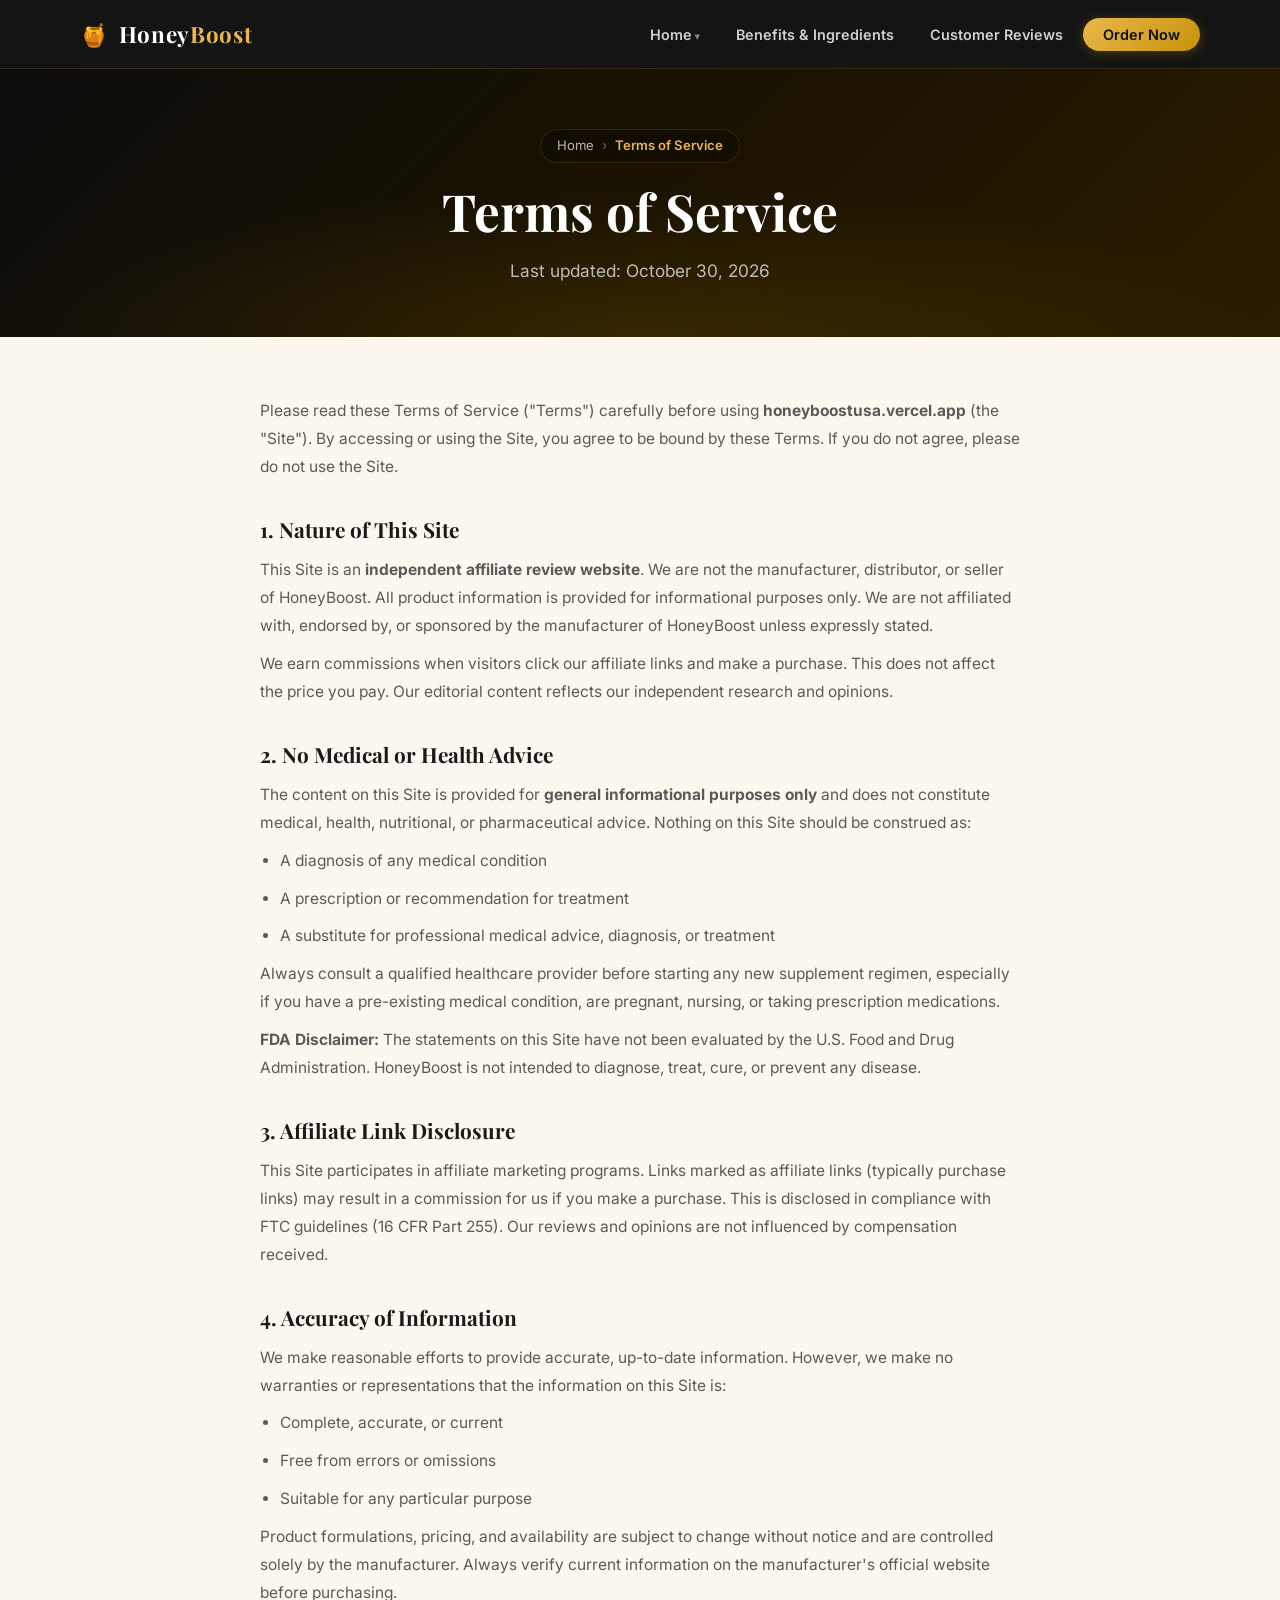
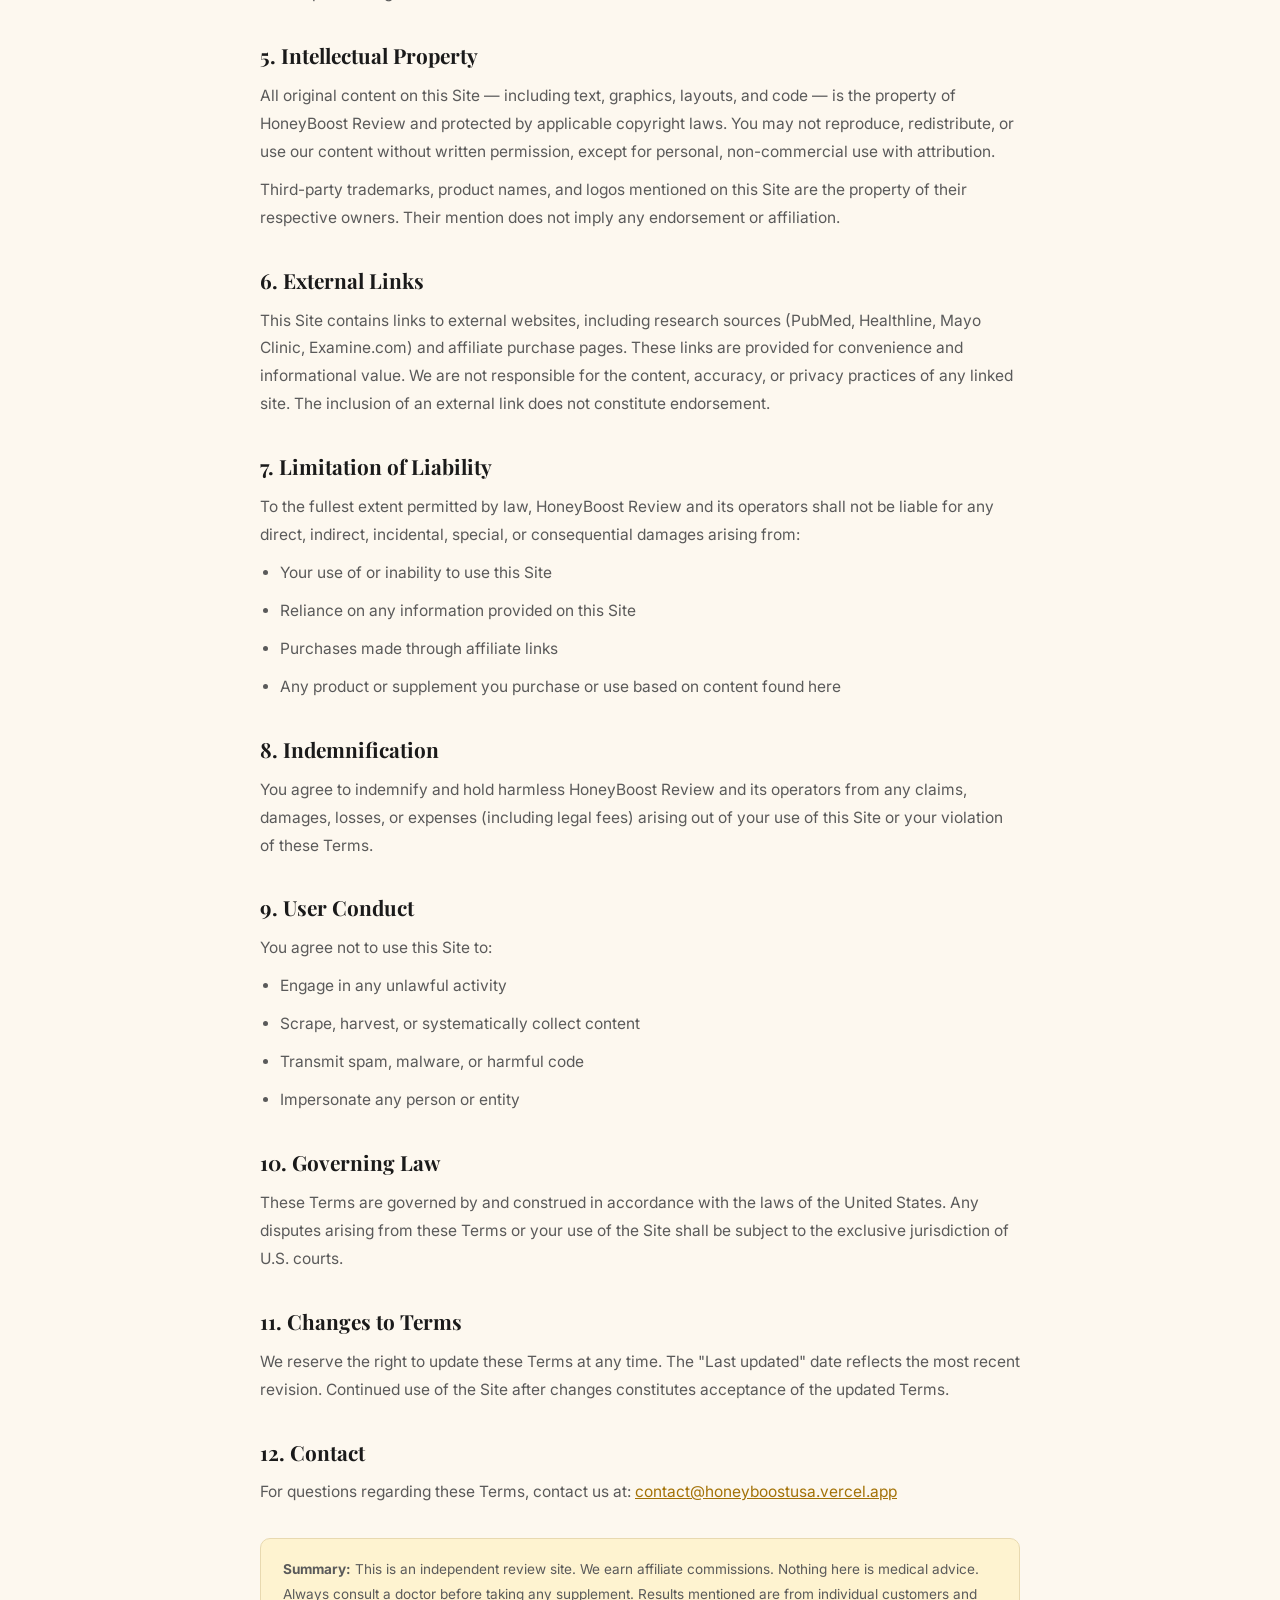
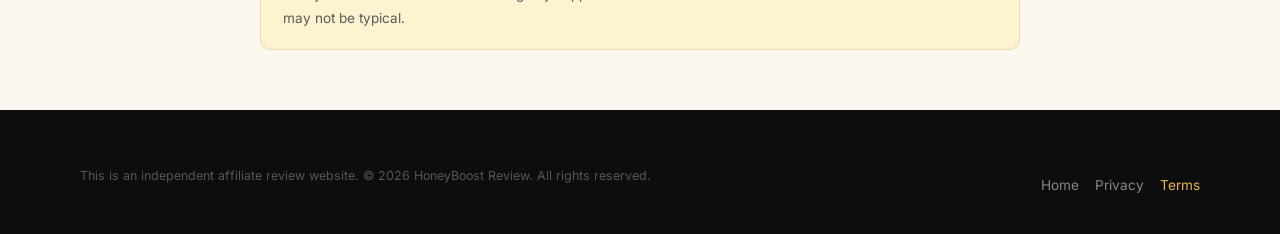
<file: terms.html>
<!DOCTYPE html>
<html lang="en">
<head>
<meta charset="UTF-8">
<meta name="viewport" content="width=device-width,initial-scale=1">
<title>Terms of Service | HoneyBoost Review</title>
<meta name="description" content="Terms of Service for honeyboostusa.vercel.app — please read these terms before using our website.">
<link rel="canonical" href="https://honeyboostusa.vercel.app/terms">
<meta name="robots" content="noindex,follow">
<link rel="icon" href="/images/favicon.png" type="image/png">
<link rel="preconnect" href="https://fonts.googleapis.com">
<link rel="preconnect" href="https://fonts.gstatic.com" crossorigin>
<link rel="stylesheet" href="https://fonts.googleapis.com/css2?family=Playfair+Display:wght@700;800&family=Inter:wght@400;500;600;700&display=swap">
<link rel="stylesheet" href="/css/style.css">
<style>.legal-content{max-width:760px;margin:0 auto;padding:60px 0}.legal-content h2{margin:36px 0 14px;font-size:1.3rem;color:var(--dark)}.legal-content h3{margin:28px 0 10px;font-size:1.05rem;color:var(--dark)}.legal-content p,.legal-content li{color:var(--text-muted);font-size:0.97rem;line-height:1.8;margin-bottom:10px}.legal-content ul{padding-left:20px;list-style:disc}.legal-content a{color:var(--gold-dark);text-decoration:underline}</style>

<script type="application/ld+json">
{
  "@context":"https://schema.org",
  "@graph":[
    {
      "@type":"WebPage",
      "@id":"https://honeyboostusa.vercel.app/terms#webpage",
      "url":"https://honeyboostusa.vercel.app/terms",
      "name":"Terms of Service — HoneyBoost Review",
      "isPartOf":{"@id":"https://honeyboostusa.vercel.app/#website"},
      "breadcrumb":{"@id":"https://honeyboostusa.vercel.app/terms#breadcrumb"},
      "inLanguage":"en-US"
    },
    {
      "@type":"BreadcrumbList",
      "@id":"https://honeyboostusa.vercel.app/terms#breadcrumb",
      "itemListElement":[
        {"@type":"ListItem","position":1,"name":"Home","item":"https://honeyboostusa.vercel.app/"},
        {"@type":"ListItem","position":2,"name":"Terms of Service","item":"https://honeyboostusa.vercel.app/terms"}
      ]
    }
  ]
}
</script>
</head>
<body>
<header class="site-header" role="banner">
  <div class="container nav-inner">
    <a href="/" class="nav-logo">🍯 <span>Honey<span style="color:var(--gold-light)">Boost</span></span></a>
    <nav role="navigation" aria-label="Primary navigation">
      <ul class="nav-links" role="list">
        <li role="listitem" class="nav-dropdown"><a href="/">Home</a><div class="nav-dropdown-menu" role="menu"><a href="/#how-it-works" role="menuitem">How It Works</a><a href="/#ingredients" role="menuitem">7 Key Ingredients</a><a href="/#reviews" role="menuitem">Reviews</a><a href="/#pricing" role="menuitem">Pricing</a><a href="/#faq" role="menuitem">FAQ</a></div></li>
        <li role="listitem"><a href="/benefits">Benefits &amp; Ingredients</a></li>
        <li role="listitem"><a href="/reviews">Customer Reviews</a></li>
        <li role="listitem"><a href="/order" class="nav-cta">Order Now</a></li>
      </ul>
    </nav>
    <button class="hamburger" id="hamburger" aria-label="Toggle navigation" aria-expanded="false"><span></span><span></span><span></span></button>
  </div>
  <nav class="mobile-nav" id="mobile-nav" aria-label="Mobile navigation">
    <a href="/">Home</a><a href="/benefits">Benefits &amp; Ingredients</a><a href="/reviews">Customer Reviews</a><a href="/order" class="mobile-cta">Order Now</a>
  </nav>
</header>

<main id="main-content">
<section class="page-hero">
  <div class="container page-hero-content">
    <nav aria-label="Breadcrumb" class="breadcrumb">
      <a href="/">Home</a><span aria-hidden="true">›</span><span class="current" aria-current="page">Terms of Service</span>
    </nav>
    <h1>Terms of Service</h1>
    <p class="hero-sub">Last updated: October 30, 2026</p>
  </div>
</section>

<section style="background:var(--cream)">
  <div class="container">
    <div class="legal-content">
      <p>Please read these Terms of Service ("Terms") carefully before using <strong>honeyboostusa.vercel.app</strong> (the "Site"). By accessing or using the Site, you agree to be bound by these Terms. If you do not agree, please do not use the Site.</p>

      <h2>1. Nature of This Site</h2>
      <p>This Site is an <strong>independent affiliate review website</strong>. We are not the manufacturer, distributor, or seller of HoneyBoost. All product information is provided for informational purposes only. We are not affiliated with, endorsed by, or sponsored by the manufacturer of HoneyBoost unless expressly stated.</p>
      <p>We earn commissions when visitors click our affiliate links and make a purchase. This does not affect the price you pay. Our editorial content reflects our independent research and opinions.</p>

      <h2>2. No Medical or Health Advice</h2>
      <p>The content on this Site is provided for <strong>general informational purposes only</strong> and does not constitute medical, health, nutritional, or pharmaceutical advice. Nothing on this Site should be construed as:</p>
      <ul>
        <li>A diagnosis of any medical condition</li>
        <li>A prescription or recommendation for treatment</li>
        <li>A substitute for professional medical advice, diagnosis, or treatment</li>
      </ul>
      <p>Always consult a qualified healthcare provider before starting any new supplement regimen, especially if you have a pre-existing medical condition, are pregnant, nursing, or taking prescription medications.</p>
      <p><strong>FDA Disclaimer:</strong> The statements on this Site have not been evaluated by the U.S. Food and Drug Administration. HoneyBoost is not intended to diagnose, treat, cure, or prevent any disease.</p>

      <h2>3. Affiliate Link Disclosure</h2>
      <p>This Site participates in affiliate marketing programs. Links marked as affiliate links (typically purchase links) may result in a commission for us if you make a purchase. This is disclosed in compliance with FTC guidelines (16 CFR Part 255). Our reviews and opinions are not influenced by compensation received.</p>

      <h2>4. Accuracy of Information</h2>
      <p>We make reasonable efforts to provide accurate, up-to-date information. However, we make no warranties or representations that the information on this Site is:</p>
      <ul>
        <li>Complete, accurate, or current</li>
        <li>Free from errors or omissions</li>
        <li>Suitable for any particular purpose</li>
      </ul>
      <p>Product formulations, pricing, and availability are subject to change without notice and are controlled solely by the manufacturer. Always verify current information on the manufacturer's official website before purchasing.</p>

      <h2>5. Intellectual Property</h2>
      <p>All original content on this Site — including text, graphics, layouts, and code — is the property of HoneyBoost Review and protected by applicable copyright laws. You may not reproduce, redistribute, or use our content without written permission, except for personal, non-commercial use with attribution.</p>
      <p>Third-party trademarks, product names, and logos mentioned on this Site are the property of their respective owners. Their mention does not imply any endorsement or affiliation.</p>

      <h2>6. External Links</h2>
      <p>This Site contains links to external websites, including research sources (PubMed, Healthline, Mayo Clinic, Examine.com) and affiliate purchase pages. These links are provided for convenience and informational value. We are not responsible for the content, accuracy, or privacy practices of any linked site. The inclusion of an external link does not constitute endorsement.</p>

      <h2>7. Limitation of Liability</h2>
      <p>To the fullest extent permitted by law, HoneyBoost Review and its operators shall not be liable for any direct, indirect, incidental, special, or consequential damages arising from:</p>
      <ul>
        <li>Your use of or inability to use this Site</li>
        <li>Reliance on any information provided on this Site</li>
        <li>Purchases made through affiliate links</li>
        <li>Any product or supplement you purchase or use based on content found here</li>
      </ul>

      <h2>8. Indemnification</h2>
      <p>You agree to indemnify and hold harmless HoneyBoost Review and its operators from any claims, damages, losses, or expenses (including legal fees) arising out of your use of this Site or your violation of these Terms.</p>

      <h2>9. User Conduct</h2>
      <p>You agree not to use this Site to:</p>
      <ul>
        <li>Engage in any unlawful activity</li>
        <li>Scrape, harvest, or systematically collect content</li>
        <li>Transmit spam, malware, or harmful code</li>
        <li>Impersonate any person or entity</li>
      </ul>

      <h2>10. Governing Law</h2>
      <p>These Terms are governed by and construed in accordance with the laws of the United States. Any disputes arising from these Terms or your use of the Site shall be subject to the exclusive jurisdiction of U.S. courts.</p>

      <h2>11. Changes to Terms</h2>
      <p>We reserve the right to update these Terms at any time. The "Last updated" date reflects the most recent revision. Continued use of the Site after changes constitutes acceptance of the updated Terms.</p>

      <h2>12. Contact</h2>
      <p>For questions regarding these Terms, contact us at: <a href="mailto:contact@honeyboostusa.vercel.app">contact@honeyboostusa.vercel.app</a></p>

      <div style="background:var(--amber);border:1px solid var(--border);border-radius:var(--radius);padding:18px 22px;margin-top:32px">
        <p style="margin:0;font-size:0.85rem"><strong>Summary:</strong> This is an independent review site. We earn affiliate commissions. Nothing here is medical advice. Always consult a doctor before taking any supplement. Results mentioned are from individual customers and may not be typical.</p>
      </div>
    </div>
  </div>
</section>
</main>

<footer class="site-footer" role="contentinfo">
  <div class="container">
    <div class="footer-bottom" style="border-top:none;padding-top:0">
      <p class="footer-disclaimer">This is an independent affiliate review website. &copy; 2026 HoneyBoost Review. All rights reserved.</p>
      <nav aria-label="Footer navigation"><a href="/" style="color:rgba(255,255,255,0.5);font-size:0.85rem;margin-right:16px">Home</a><a href="/privacy" style="color:rgba(255,255,255,0.5);font-size:0.85rem;margin-right:16px">Privacy</a><a href="/terms" style="color:var(--gold-light);font-size:0.85rem">Terms</a></nav>
    </div>
  </div>
</footer>
<script src="/js/main.js" defer></script>
</body>
</html>
</file>
<file: css/style.css>
/* HoneyBoost — Main Stylesheet
   Color palette from product: gold (#c8920a), deep gold (#a37208), black (#0d0d0d),
   near-black (#1a1a1a), warm cream (#fdf8ef), amber light (#fef3d0)
   ========================================================================== */

:root {
  --gold:       #c8920a;
  --gold-dark:  #a37208;
  --gold-light: #e8b84b;
  --amber:      #fef3d0;
  --amber-mid:  #fde09a;
  --black:      #0d0d0d;
  --dark:       #1a1a1a;
  --dark-mid:   #2c2c2c;
  --cream:      #fdf8ef;
  --border:     #e8d9b0;
  --gray:       #6b7280;
  --gray-light: #f5f5f5;
  --white:      #ffffff;
  --text:       #1a1a1a;
  --text-muted: #5a5a5a;

  --radius:     10px;
  --radius-lg:  18px;
  --shadow-sm:  0 2px 8px rgba(0,0,0,0.08);
  --shadow:     0 6px 24px rgba(0,0,0,0.12);
  --shadow-lg:  0 12px 40px rgba(0,0,0,0.16);
  --transition: 0.22s ease;
}

/* Reset & base
   ========================================================================== */
*,*::before,*::after{box-sizing:border-box;margin:0;padding:0}
html{scroll-behavior:smooth;font-size:16px}
body{font-family:'Inter',system-ui,-apple-system,sans-serif;color:var(--text);background:var(--cream);line-height:1.65;-webkit-font-smoothing:antialiased}
img{max-width:100%;height:auto;display:block}
a{color:inherit;text-decoration:none}
ul,ol{list-style:none}
button{cursor:pointer;border:none;background:none;font:inherit}

/* Typography
   ========================================================================== */
h1,h2,h3,h4,h5{font-family:'Playfair Display',Georgia,serif;line-height:1.2;font-weight:700;color:var(--dark)}
h1{font-size:clamp(2rem,5vw,3.2rem)}
h2{font-size:clamp(1.6rem,4vw,2.5rem)}
h3{font-size:clamp(1.15rem,2.5vw,1.5rem)}
h4{font-size:1.1rem}
p{margin-bottom:1rem}
p:last-child{margin-bottom:0}

.section-label{
  display:inline-block;background:var(--amber);color:var(--gold-dark);
  font-size:0.78rem;font-weight:700;letter-spacing:0.1em;text-transform:uppercase;
  padding:5px 14px;border-radius:20px;margin-bottom:14px;
  border:1px solid var(--amber-mid);
}
.section-title{color:var(--dark);margin-bottom:12px}
.section-subtitle{color:var(--text-muted);font-size:1.05rem;max-width:620px;margin:0 auto}
.text-center{text-align:center}
.text-gold{color:var(--gold)}

/* Layout
   ========================================================================== */
.container{max-width:1160px;margin:0 auto;padding:0 20px}
.section{padding:80px 0}
.section-sm{padding:52px 0}

/* Buttons
   ========================================================================== */
.btn{
  display:inline-flex;align-items:center;justify-content:center;gap:8px;
  padding:14px 32px;border-radius:50px;font-weight:700;font-size:1rem;
  letter-spacing:0.02em;transition:all var(--transition);line-height:1;
  cursor:pointer;text-decoration:none;border:2px solid transparent;
}
.btn-primary{
  background:linear-gradient(135deg,var(--gold-light),var(--gold),var(--gold-dark));
  color:var(--black);border-color:var(--gold-dark);
  box-shadow:0 4px 20px rgba(200,146,10,0.35);
}
.btn-primary:hover{
  background:linear-gradient(135deg,#f0cc60,var(--gold-light),var(--gold));
  box-shadow:0 6px 28px rgba(200,146,10,0.5);transform:translateY(-2px);
}
.btn-outline{background:transparent;color:var(--gold);border-color:var(--gold)}
.btn-outline:hover{background:var(--gold);color:var(--black)}
.btn-lg{padding:18px 42px;font-size:1.1rem}
.btn-sm{padding:10px 22px;font-size:0.9rem}

/* Pulse animation */
@keyframes pulse-gold{0%,100%{box-shadow:0 4px 20px rgba(200,146,10,0.35)}50%{box-shadow:0 6px 32px rgba(200,146,10,0.65),0 0 0 6px rgba(200,146,10,0.12)}}
.btn-pulse{animation:pulse-gold 2.2s ease-in-out infinite}

/* =========================================================================
   NAVBAR
   ========================================================================= */
.site-header{
  position:sticky;top:0;z-index:1000;
  background:rgba(13,13,13,0.97);
  backdrop-filter:blur(12px);-webkit-backdrop-filter:blur(12px);
  border-bottom:1px solid rgba(200,146,10,0.2);
}
.nav-inner{display:flex;align-items:center;justify-content:space-between;height:68px}
.nav-logo{display:flex;align-items:center;gap:10px;font-family:'Playfair Display',Georgia,serif;font-size:1.4rem;font-weight:700;color:var(--gold-light);letter-spacing:0.03em}
.nav-logo span{color:var(--white)}
.nav-links{display:flex;align-items:center;gap:4px}
.nav-links li a{
  padding:8px 16px;border-radius:8px;font-size:0.9rem;font-weight:600;
  color:rgba(255,255,255,0.8);transition:all var(--transition);
  white-space:nowrap;
}
.nav-links li a:hover,.nav-links li a.active{color:var(--gold-light);background:rgba(200,146,10,0.1)}
.nav-cta{
  background:linear-gradient(135deg,var(--gold-light),var(--gold))!important;
  color:var(--black)!important;border-radius:50px!important;
  padding:8px 20px!important;
  box-shadow:0 2px 12px rgba(200,146,10,0.3)!important;
}
.nav-cta:hover{box-shadow:0 4px 20px rgba(200,146,10,0.5)!important;transform:translateY(-1px)}

/* Dropdown */
.nav-dropdown{position:relative}
.nav-dropdown>a::after{content:" ▾";font-size:0.68rem;opacity:0.6}
.nav-dropdown-menu{
  display:none;position:absolute;top:calc(100% + 8px);left:0;
  background:var(--dark);border:1px solid rgba(200,146,10,0.2);
  border-radius:var(--radius);box-shadow:0 10px 30px rgba(0,0,0,0.4);
  min-width:200px;z-index:1001;padding:6px 0;
}
.nav-dropdown:hover .nav-dropdown-menu,
.nav-dropdown:focus-within .nav-dropdown-menu{display:block}
.nav-dropdown-menu a{
  display:block;padding:9px 18px;font-size:0.86rem;font-weight:600;
  color:rgba(255,255,255,0.75);white-space:nowrap;
}
.nav-dropdown-menu a:hover{color:var(--gold-light);background:rgba(200,146,10,0.08)}

/* Hamburger */
.hamburger{display:none;flex-direction:column;gap:5px;padding:8px;cursor:pointer;background:none;border:none}
.hamburger span{display:block;width:24px;height:2px;background:var(--gold-light);border-radius:2px;transition:all var(--transition)}
.hamburger.open span:nth-child(1){transform:translateY(7px) rotate(45deg)}
.hamburger.open span:nth-child(2){opacity:0;transform:scaleX(0)}
.hamburger.open span:nth-child(3){transform:translateY(-7px) rotate(-45deg)}

/* Mobile nav */
.mobile-nav{
  display:none;position:absolute;top:68px;left:0;right:0;
  background:var(--dark);border-top:1px solid rgba(200,146,10,0.2);
  padding:16px;flex-direction:column;gap:4px;z-index:999;
}
.mobile-nav.open{display:flex}
.mobile-nav a{
  padding:11px 16px;border-radius:8px;font-size:0.95rem;font-weight:600;
  color:rgba(255,255,255,0.8);transition:all var(--transition);
}
.mobile-nav a:hover,.mobile-nav a.active{color:var(--gold-light);background:rgba(200,146,10,0.1)}
.mobile-nav .mobile-cta{
  margin-top:8px;text-align:center;
  background:linear-gradient(135deg,var(--gold-light),var(--gold));
  color:var(--black)!important;border-radius:50px;
}

/* =========================================================================
   HOMEPAGE HERO
   ========================================================================= */
.hero{
  background:linear-gradient(135deg,#0d0d0d 0%,#1a1200 40%,#2a1d00 70%,#1a1200 100%);
  position:relative;overflow:hidden;padding:90px 0 80px;
  min-height:560px;display:flex;align-items:center;
}
.hero::before{
  content:'';position:absolute;inset:0;
  background:radial-gradient(ellipse 80% 60% at 60% 50%,rgba(200,146,10,0.18) 0%,transparent 70%);
  pointer-events:none;
}
.hero-grid{display:grid;grid-template-columns:1fr 420px;gap:56px;align-items:center}
.hero-badge{
  display:inline-flex;align-items:center;gap:8px;
  background:rgba(200,146,10,0.15);border:1px solid rgba(200,146,10,0.3);
  color:var(--gold-light);font-size:0.8rem;font-weight:700;letter-spacing:0.08em;
  text-transform:uppercase;padding:6px 16px;border-radius:20px;margin-bottom:20px;
}
.hero h1{color:var(--white);margin-bottom:18px}
.hero h1 .accent{color:var(--gold-light)}
.hero-sub{color:rgba(255,255,255,0.72);font-size:1.08rem;margin-bottom:30px;max-width:480px;line-height:1.7}
.hero-cta-row{display:flex;flex-wrap:wrap;gap:14px;align-items:center;margin-bottom:32px}
.hero-trust{display:flex;flex-wrap:wrap;gap:20px}
.hero-trust-item{display:flex;align-items:center;gap:7px;color:rgba(255,255,255,0.65);font-size:0.83rem;font-weight:600}
.hero-trust-item .icon{color:var(--gold-light);font-size:1rem}
.hero-img-wrap{
  position:relative;display:flex;justify-content:center;align-items:center;
}
.hero-img-wrap::before{
  content:'';position:absolute;inset:-20px;
  background:radial-gradient(circle,rgba(200,146,10,0.22) 0%,transparent 70%);
  border-radius:50%;
}
.hero-img-wrap img{
  width:100%;max-width:380px;filter:drop-shadow(0 20px 50px rgba(200,146,10,0.35));
  position:relative;z-index:1;
}
/* Reserve hero image space to prevent CLS */
.hero-img-wrap{min-height:380px}

/* =========================================================================
   STATS BAR
   ========================================================================= */
.stats-bar{background:var(--gold-dark);padding:32px 0}
.stats-grid{display:grid;grid-template-columns:repeat(4,1fr);text-align:center;gap:0}
.stat-item{padding:8px 16px;border-right:1px solid rgba(255,255,255,0.15)}
.stat-item:last-child{border-right:none}
.stat-number{font-family:'Playfair Display',Georgia,serif;font-size:2rem;font-weight:700;color:var(--white);line-height:1}
.stat-label{color:rgba(255,255,255,0.8);font-size:0.82rem;font-weight:600;margin-top:4px}

/* =========================================================================
   HOW IT WORKS
   ========================================================================= */
.how-it-works{background:var(--cream)}
.steps-grid{display:grid;grid-template-columns:repeat(3,1fr);gap:32px;margin-top:52px}
.step-card{
  background:var(--white);border-radius:var(--radius-lg);padding:36px 28px;
  border:1px solid var(--border);text-align:center;
  box-shadow:var(--shadow-sm);transition:all var(--transition);position:relative;
}
.step-card:hover{box-shadow:var(--shadow);transform:translateY(-4px);border-color:var(--gold)}
.step-number{
  width:52px;height:52px;background:linear-gradient(135deg,var(--gold-light),var(--gold));
  color:var(--black);font-size:1.4rem;font-weight:700;font-family:'Playfair Display',Georgia,serif;
  border-radius:50%;display:flex;align-items:center;justify-content:center;
  margin:0 auto 20px;box-shadow:0 4px 16px rgba(200,146,10,0.3);
}
.step-icon{font-size:2.2rem;margin-bottom:16px}
.step-card h3{margin-bottom:10px}
.step-card p{color:var(--text-muted);font-size:0.95rem;line-height:1.65}

/* =========================================================================
   INGREDIENTS / BENEFITS
   ========================================================================= */
.benefits-section{background:linear-gradient(180deg,var(--dark) 0%,#1a1200 100%)}
.benefits-section .section-label{background:rgba(200,146,10,0.15);border-color:rgba(200,146,10,0.3);color:var(--gold-light)}
.benefits-section .section-title{color:var(--white)}
.benefits-section .section-subtitle{color:rgba(255,255,255,0.65)}
.ingredients-grid{display:grid;grid-template-columns:repeat(2,1fr);gap:20px;margin-top:48px}
.ingredient-card{
  background:rgba(255,255,255,0.04);border:1px solid rgba(200,146,10,0.18);
  border-radius:var(--radius-lg);padding:28px 24px;
  transition:all var(--transition);
}
.ingredient-card:hover{background:rgba(200,146,10,0.07);border-color:rgba(200,146,10,0.4);transform:translateY(-3px)}
.ingredient-header{display:flex;align-items:center;gap:14px;margin-bottom:12px}
.ingredient-icon{
  width:44px;height:44px;background:linear-gradient(135deg,var(--gold-light),var(--gold-dark));
  border-radius:10px;display:flex;align-items:center;justify-content:center;
  font-size:1.3rem;flex-shrink:0;
}
.ingredient-name{font-weight:700;color:var(--gold-light);font-size:1rem}
.ingredient-dose{font-size:0.78rem;color:rgba(255,255,255,0.45);margin-top:2px}
.ingredient-card p{color:rgba(255,255,255,0.68);font-size:0.93rem;line-height:1.6}

/* =========================================================================
   REVIEWS
   ========================================================================= */
.reviews-section{background:var(--cream)}
.reviews-grid{display:grid;grid-template-columns:repeat(3,1fr);gap:24px;margin-top:48px}
.review-card{
  background:var(--white);border-radius:var(--radius-lg);padding:30px 26px;
  border:1px solid var(--border);box-shadow:var(--shadow-sm);
  transition:all var(--transition);
}
.review-card:hover{box-shadow:var(--shadow);border-color:var(--gold)}
.stars{color:var(--gold);font-size:1.1rem;letter-spacing:1px;margin-bottom:14px}
.review-text{color:var(--text-muted);font-size:0.95rem;line-height:1.7;font-style:italic;margin-bottom:18px}
.reviewer{display:flex;align-items:center;gap:12px}
.reviewer-avatar{
  width:46px;height:46px;min-width:46px;border-radius:50%;overflow:hidden;
  background:linear-gradient(135deg,var(--gold-light),var(--gold-dark));
  display:flex;align-items:center;justify-content:center;
  color:var(--black);font-weight:700;font-size:1.1rem;font-family:Georgia,serif;
}
.reviewer-avatar img{width:46px;height:46px;object-fit:cover;border-radius:50%;display:block}
.reviewer-name{font-weight:700;font-size:0.95rem}
.reviewer-meta{color:var(--gray);font-size:0.8rem;margin-top:2px}
.verified-badge{display:inline-flex;align-items:center;gap:4px;color:#16a34a;font-size:0.78rem;font-weight:600;margin-top:4px}

/* =========================================================================
   PRICING
   ========================================================================= */
.pricing-section{background:linear-gradient(180deg,#0d0d0d 0%,#1a1200 100%);padding:80px 0}
.pricing-section .section-title{color:var(--white)}
.pricing-section .section-subtitle{color:rgba(255,255,255,0.65)}
.pricing-grid{display:grid;grid-template-columns:repeat(3,1fr);gap:24px;margin-top:52px;align-items:start}
.price-card{
  background:rgba(255,255,255,0.04);border:1px solid rgba(200,146,10,0.2);
  border-radius:var(--radius-lg);padding:36px 28px;text-align:center;
  transition:all var(--transition);position:relative;
}
.price-card:hover{background:rgba(200,146,10,0.07);border-color:rgba(200,146,10,0.45);transform:translateY(-4px)}
.price-card.featured{
  background:rgba(200,146,10,0.1);border-color:var(--gold);
  box-shadow:0 0 0 3px rgba(200,146,10,0.2),0 12px 40px rgba(200,146,10,0.2);
}
.price-badge{
  position:absolute;top:-14px;left:50%;transform:translateX(-50%);
  background:linear-gradient(135deg,var(--gold-light),var(--gold));
  color:var(--black);font-size:0.75rem;font-weight:700;letter-spacing:0.08em;
  text-transform:uppercase;padding:5px 16px;border-radius:20px;white-space:nowrap;
}
.price-bottles{font-size:0.85rem;color:rgba(255,255,255,0.55);font-weight:600;text-transform:uppercase;letter-spacing:0.06em;margin-bottom:8px}
.price-supply{color:var(--gold-light);font-size:0.9rem;font-weight:600;margin-bottom:20px}
.price-img{width:100%;max-width:160px;margin:0 auto 20px;filter:drop-shadow(0 6px 16px rgba(200,146,10,0.3))}
.price-img{min-height:140px}
.price-amount{
  font-family:'Playfair Display',Georgia,serif;
  font-size:2.8rem;font-weight:700;color:var(--gold-light);line-height:1;
}
.price-per{font-size:0.85rem;color:rgba(255,255,255,0.45);margin-bottom:4px}
.price-original{font-size:0.9rem;color:rgba(255,255,255,0.4);text-decoration:line-through;margin-bottom:4px}
.price-save{
  display:inline-block;background:rgba(200,146,10,0.15);color:var(--gold-light);
  font-size:0.8rem;font-weight:700;padding:3px 10px;border-radius:12px;margin-bottom:20px;
}
.price-features{margin:20px 0;text-align:left}
.price-features li{
  display:flex;align-items:center;gap:8px;padding:7px 0;
  font-size:0.88rem;color:rgba(255,255,255,0.7);
  border-bottom:1px solid rgba(255,255,255,0.06);
}
.price-features li:last-child{border-bottom:none}
.price-features li::before{content:'✓';color:var(--gold-light);font-weight:700;flex-shrink:0}

/* =========================================================================
   GUARANTEE
   ========================================================================= */
.guarantee-section{background:var(--amber);border-top:2px solid var(--border);border-bottom:2px solid var(--border)}
.guarantee-inner{display:flex;gap:48px;align-items:center}
.guarantee-img-wrap{flex-shrink:0;width:160px;height:160px;display:flex;align-items:center;justify-content:center}
.guarantee-img-wrap img{width:160px;height:160px;object-fit:contain;filter:drop-shadow(0 4px 16px rgba(0,0,0,0.15))}
.guarantee-text h2{font-size:1.9rem;color:var(--dark);margin-bottom:12px}
.guarantee-text p{color:var(--text-muted);max-width:600px}

/* =========================================================================
   FAQ
   ========================================================================= */
.faq-section{background:var(--cream)}
.faq-list{max-width:800px;margin:48px auto 0}
.faq-item{
  border-bottom:1px solid var(--border);
}
.faq-question{
  width:100%;display:flex;justify-content:space-between;align-items:center;
  padding:20px 0;font-weight:700;font-size:1rem;color:var(--dark);
  background:none;border:none;cursor:pointer;text-align:left;gap:16px;
  transition:color var(--transition);
}
.faq-question:hover{color:var(--gold)}
.faq-icon{
  width:28px;height:28px;border-radius:50%;border:2px solid var(--border);
  display:flex;align-items:center;justify-content:center;
  font-size:1.1rem;color:var(--gold);flex-shrink:0;
  transition:all var(--transition);
}
.faq-item.open .faq-icon{background:var(--gold);color:var(--black);border-color:var(--gold);transform:rotate(45deg)}
.faq-answer{
  max-height:0;overflow:hidden;transition:max-height 0.35s ease,padding 0.35s ease;
}
.faq-answer-inner{padding-bottom:20px;color:var(--text-muted);font-size:0.96rem;line-height:1.7}
.faq-item.open .faq-answer{max-height:300px}

/* =========================================================================
   AUTHORITY / SCIENCE BAR
   ========================================================================= */
.authority-bar{background:var(--dark);padding:40px 0}
.authority-inner{display:flex;flex-wrap:wrap;gap:24px;align-items:center;justify-content:center}
.authority-badge{
  display:flex;align-items:center;gap:10px;
  background:rgba(255,255,255,0.05);border:1px solid rgba(200,146,10,0.15);
  border-radius:12px;padding:14px 22px;
  color:rgba(255,255,255,0.8);font-size:0.88rem;font-weight:600;
}
.authority-badge .icon{font-size:1.4rem;color:var(--gold-light)}

/* =========================================================================
   INNER PAGE HERO
   ========================================================================= */
.page-hero{
  background:linear-gradient(135deg,#0d0d0d 0%,#1a1200 50%,#2a1d00 100%);
  padding:60px 0 52px;text-align:center;position:relative;overflow:hidden;
}
.page-hero::before{
  content:'';position:absolute;inset:0;
  background:radial-gradient(ellipse 70% 80% at 50% 100%,rgba(200,146,10,0.15) 0%,transparent 70%);
  pointer-events:none;
}
.page-hero-content{position:relative;z-index:1}
.page-hero h1{color:var(--white);margin-bottom:14px}
.page-hero .hero-sub{color:rgba(255,255,255,0.7);max-width:600px;margin:0 auto 0}

/* Breadcrumb inside hero */
.page-hero .breadcrumb{
  display:inline-flex;gap:8px;align-items:center;
  font-size:0.82rem;margin-bottom:18px;
  background:rgba(0,0,0,0.25);padding:5px 16px;
  border-radius:20px;border:1px solid rgba(200,146,10,0.2);
}
.page-hero .breadcrumb a{color:rgba(255,255,255,0.7);text-decoration:none;transition:color var(--transition)}
.page-hero .breadcrumb a:hover{color:var(--gold-light)}
.page-hero .breadcrumb span{color:rgba(255,255,255,0.4)}
.page-hero .breadcrumb .current{color:var(--gold-light);font-weight:600}

/* =========================================================================
   FOOTER
   ========================================================================= */
.site-footer{background:var(--black);padding:56px 0 32px;color:rgba(255,255,255,0.6)}
.footer-grid{display:grid;grid-template-columns:1fr 1fr 1fr;gap:48px;margin-bottom:44px}
.footer-brand .logo{font-family:'Playfair Display',Georgia,serif;font-size:1.4rem;font-weight:700;color:var(--gold-light);margin-bottom:12px}
.footer-brand p{font-size:0.88rem;line-height:1.7;color:rgba(255,255,255,0.5)}
.footer-heading{font-size:0.78rem;font-weight:700;text-transform:uppercase;letter-spacing:0.1em;color:rgba(255,255,255,0.4);margin-bottom:14px}
.footer-links{display:flex;flex-direction:column;gap:8px}
.footer-links a{font-size:0.9rem;color:rgba(255,255,255,0.55);transition:color var(--transition)}
.footer-links a:hover{color:var(--gold-light)}
.footer-bottom{
  border-top:1px solid rgba(255,255,255,0.07);padding-top:28px;
  display:flex;flex-wrap:wrap;justify-content:space-between;align-items:center;gap:12px;
}
.footer-disclaimer{font-size:0.78rem;color:rgba(255,255,255,0.3);line-height:1.6;max-width:700px}
.footer-copy{font-size:0.8rem;color:rgba(255,255,255,0.3)}

/* =========================================================================
   UTILITY
   ========================================================================= */
.divider{height:2px;background:linear-gradient(90deg,transparent,var(--gold),transparent);border:none;margin:0}
.highlight{color:var(--gold)}
.badge-row{display:flex;flex-wrap:wrap;gap:12px;justify-content:center;margin-top:32px}
.badge-pill{
  display:flex;align-items:center;gap:6px;
  background:rgba(200,146,10,0.08);border:1px solid rgba(200,146,10,0.25);
  color:rgba(255,255,255,0.75);font-size:0.82rem;font-weight:600;
  padding:7px 14px;border-radius:20px;
}
.badge-pill .icon{color:var(--gold-light)}

/* CTA section */
.cta-section{
  background:linear-gradient(135deg,#1a1200,#2a1d00,#0d0d0d);
  padding:72px 0;text-align:center;
}
.cta-section h2{color:var(--white);margin-bottom:14px}
.cta-section p{color:rgba(255,255,255,0.65);margin-bottom:32px;font-size:1.05rem}

/* =========================================================================
   RESPONSIVE
   ========================================================================= */
@media(max-width:1024px){
  .hero-grid{grid-template-columns:1fr;text-align:center}
  .hero-img-wrap{order:-1;min-height:280px}
  .hero-img-wrap img{max-width:280px;margin:0 auto}
  .hero-sub{margin-left:auto;margin-right:auto}
  .hero-cta-row{justify-content:center}
  .hero-trust{justify-content:center}
  .footer-grid{grid-template-columns:1fr 1fr}
}
@media(max-width:900px){
  .nav-links{display:none}
  .hamburger{display:flex}
  .steps-grid{grid-template-columns:1fr}
  .ingredients-grid{grid-template-columns:1fr}
  .reviews-grid{grid-template-columns:1fr 1fr}
  .pricing-grid{grid-template-columns:1fr;max-width:420px;margin-left:auto;margin-right:auto}
  .stats-grid{grid-template-columns:1fr 1fr}
  .stat-item:nth-child(2){border-right:none}
  .guarantee-inner{flex-direction:column;text-align:center;gap:24px}
  .footer-grid{grid-template-columns:1fr}
}
@media(max-width:600px){
  .section{padding:56px 0}
  h1{font-size:clamp(1.8rem,6vw,2.5rem)}
  h2{font-size:clamp(1.4rem,5vw,2rem)}
  .reviews-grid{grid-template-columns:1fr}
  .footer-bottom{flex-direction:column;text-align:center}
  .hero{padding:60px 0 52px}
}
</file>
